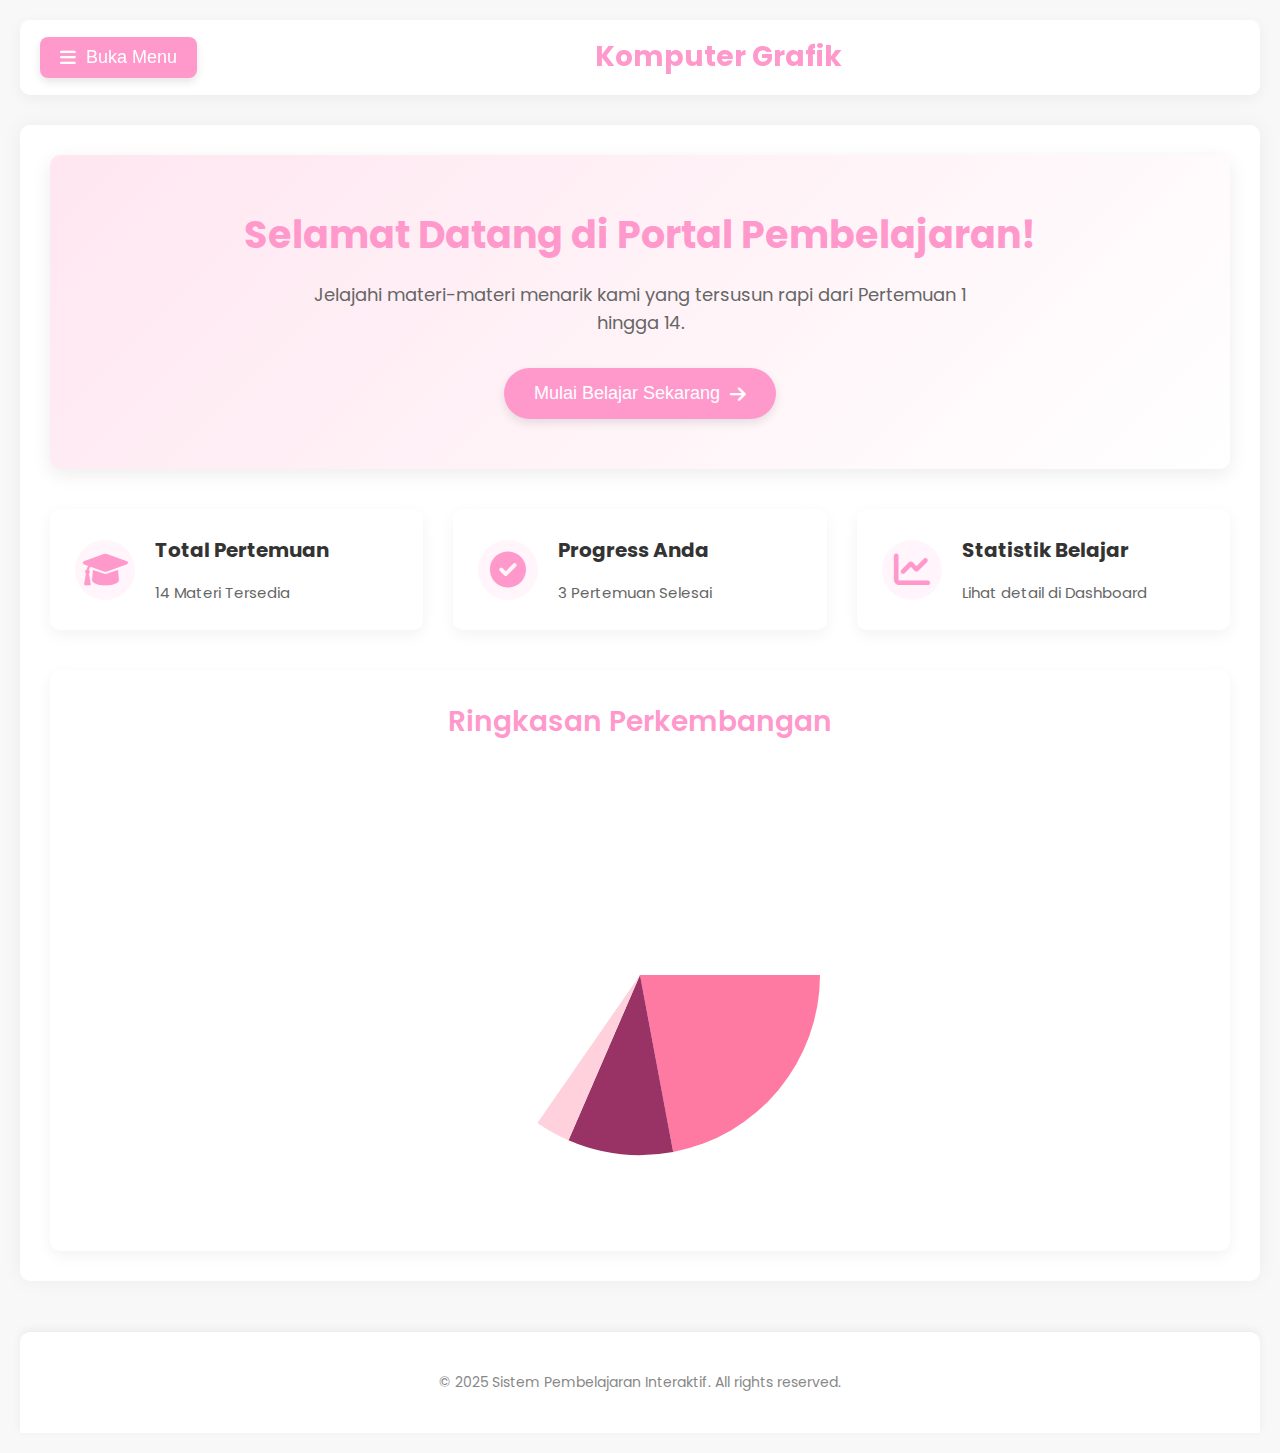
<file: index.html>
<!DOCTYPE html>
<html lang="id">
<head>
    <meta charset="UTF-8">
    <meta name="viewport" content="width=device-width, initial-scale=1.0">
    <title>Web Pembelajaran Interaktif</title>
    <link rel="stylesheet" href="style.css">
    <link rel="stylesheet" href="https://cdnjs.cloudflare.com/ajax/libs/font-awesome/6.0.0-beta3/css/all.min.css">
</head>
<body>

    <aside id="sidebar" class="sidebar">
        <div class="sidebar-header">
            <span class="sidebar-title">Menu Pembelajaran</span>
            <a href="javascript:void(0)" class="closebtn" onclick="closeNav()">
                <i class="fas fa-times"></i>
            </a>
        </div>
        <nav class="sidebar-nav">
            <a href="#" onclick="loadContent('dashboard')">
                <i class="fas fa-home"></i> DASHBOARD
            </a>
            <div class="separator"></div>
            <h3><i class="fas fa-book"></i> Materi Pertemuan</h3>
            <a href="per1.html" onclick="loadContent('per1.html')">
                <i class="fas fa-file-alt"></i> Pertemuan 1
            </a>
            <a href="per2.html" onclick="loadContent('per2.html')">
                <i class="fas fa-file-alt"></i> Pertemuan 2
            </a>
            <a href="per3.html" onclick="loadContent('per3.html')">
                <i class="fas fa-file-alt"></i> Pertemuan 3
            </a>
            <a href="per4.html" onclick="loadContent('per4.html')">
                <i class="fas fa-file-alt"></i> Pertemuan 4
            </a>
            <a href="per5.html" onclick="loadContent('per5.html')">
                <i class="fas fa-file-alt"></i> Pertemuan 5
            </a>
            <a href="per6.html" onclick="loadContent('per6.html')">
                <i class="fas fa-file-alt"></i> Pertemuan 6
            </a>
            <a href="per7.html" onclick="loadContent('per7.html')">
                <i class="fas fa-file-alt"></i> Pertemuan 7
            </a>
            <a href="#" onclick="loadContent('per8.html')">
                <i class="fas fa-file-alt"></i> Pertemuan 8
            </a>
            <a href="#" onclick="loadContent('per9.html')">
                <i class="fas fa-file-alt"></i> Pertemuan 9
            </a>
            <a href="#" onclick="loadContent('per10.html')">
                <i class="fas fa-file-alt"></i> Pertemuan 10
            </a>
            <a href="#" onclick="loadContent('per11.html')">
                <i class="fas fa-file-alt"></i> Pertemuan 11
            </a>
            <a href="#" onclick="loadContent('per12.html')">
                <i class="fas fa-file-alt"></i> Pertemuan 12
            </a>
            <a href="#" onclick="loadContent('per13.html')">
                <i class="fas fa-file-alt"></i> Pertemuan 13
            </a>
            <a href="#" onclick="loadContent('per14.html')">
                <i class="fas fa-file-alt"></i> Pertemuan 14
            </a>
        </nav>
    </aside>

    <main id="main">
        <header class="navbar">
            <button class="openbtn" onclick="openNav()" aria-expanded="false">
                <i class="fas fa-bars"></i> Buka Menu
            </button>
            <h1 class="page-title">Komputer Grafik</h1>
        </header>

        <section id="content-area">
            <p>Memuat konten...</p> </section>

        <footer class="site-footer">
            <p>&copy; 2025 Sistem Pembelajaran Interaktif. All rights reserved.</p>
        </footer>
    </main>

    <script src="script.js"></script>
</body>
</html>
</file>
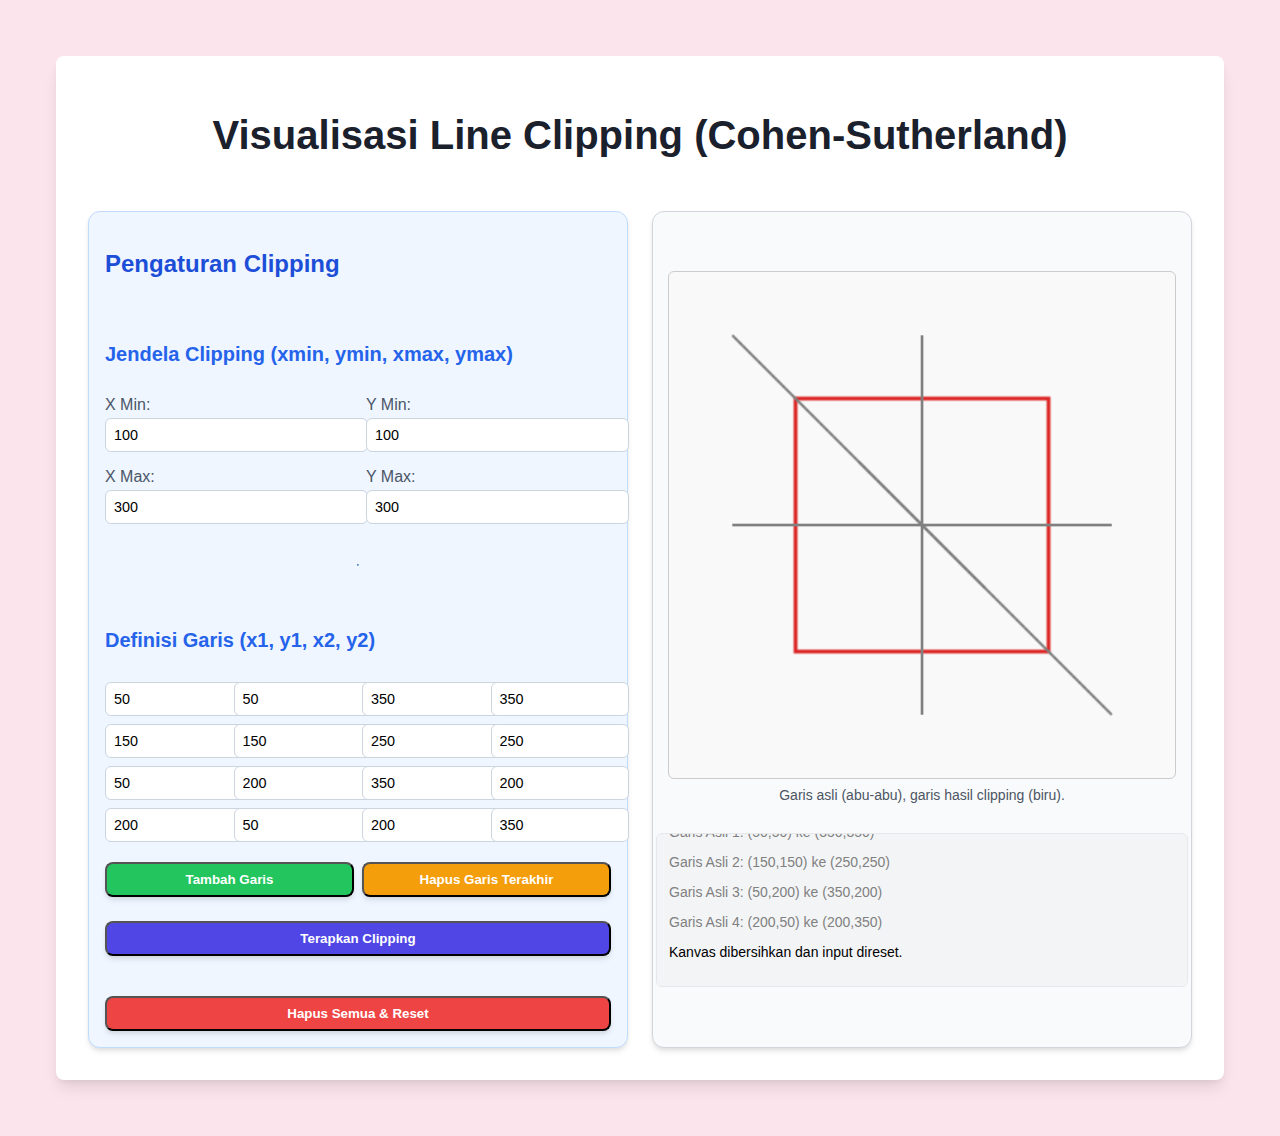
<file: per10.html>
<!DOCTYPE html>
<html lang="id">
<head>
    <meta charset="UTF-8">
    <meta name="viewport" content="width=device-width, initial-scale=1.0">
    <title>Visualisasi Line Clipping (Cohen-Sutherland)</title>
    <style>
        /* Custom font for a clean look */
        body {
            font-family: 'Inter', sans-serif;
            background-color: #fce4ec; /* bg-pink-100 */
            padding: 1rem; /* p-4 */
            min-height: 100vh; /* min-h-screen */
            display: flex; /* flex */
            align-items: center; /* items-center */
            justify-content: center; /* justify-center */
        }

        .container {
            max-width: 80rem; /* max-w-5xl, custom value for better fit */
            width: 100%; /* w-full */
            background-color: #ffffff; /* bg-white */
            box-shadow: 0 10px 15px -3px rgba(0, 0, 0, 0.1), 0 4px 6px -2px rgba(0, 0, 0, 0.05); /* shadow-lg */
            border-radius: 0.5rem; /* rounded-lg */
            padding: 1.5rem; /* p-6 */
            margin: 2rem; /* Add some margin for smaller screens */
            display: flex; /* flex */
            flex-direction: column; /* flex-col */
            gap: 2rem; /* space-y-8 */
        }

        @media (min-width: 768px) { /* md:p-8 */
            .container {
                padding: 2rem;
            }
        }

        h1 {
            font-size: 2.25rem; /* text-3xl */
            line-height: 2.5rem;
            font-weight: 800; /* font-extrabold */
            text-align: center; /* text-center */
            color: #1a202c; /* text-gray-800 */
            margin-bottom: 1.5rem; /* mb-6 */
        }

        @media (min-width: 768px) { /* md:text-4xl */
            h1 {
                font-size: 2.5rem;
                line-height: 1;
            }
        }

        .grid-container { /* Replaces grid grid-cols-1 md:grid-cols-2 gap-6 */
            display: grid;
            grid-template-columns: 1fr;
            gap: 1.5rem; /* gap-6 */
        }

        @media (min-width: 768px) {
            .grid-container {
                grid-template-columns: repeat(2, minmax(0, 1fr));
            }
        }

        .controls-section { /* Replaces space-y-6 border border-blue-200 rounded-xl p-4 bg-blue-50 shadow-md */
            display: flex;
            flex-direction: column;
            gap: 1.5rem; /* space-y-6 */
            border: 1px solid #bfdbfe; /* border-blue-200 */
            border-radius: 0.75rem; /* rounded-xl */
            padding: 1rem; /* p-4 */
            background-color: #eff6ff; /* bg-blue-50 */
            box-shadow: 0 4px 6px -1px rgba(0, 0, 0, 0.1), 0 2px 4px -1px rgba(0, 0, 0, 0.06); /* shadow-md */
        }

        h2 {
            font-size: 1.5rem; /* text-2xl */
            line-height: 2rem;
            font-weight: 700; /* font-bold */
            color: #1d4ed8; /* text-blue-700 */
            margin-bottom: 1rem; /* mb-4 */
        }

        .section-group { /* Replaces space-y-2 */
            display: flex;
            flex-direction: column;
            gap: 0.5rem; /* space-y-2 */
        }

        h3 {
            font-size: 1.25rem; /* text-xl */
            line-height: 1.75rem;
            font-weight: 600; /* font-semibold */
            color: #2563eb; /* text-blue-600 */
        }

        .input-grid-2 { /* Replaces grid grid-cols-2 gap-4 */
            display: grid;
            grid-template-columns: repeat(2, minmax(0, 1fr));
            gap: 1rem; /* gap-4 */
        }

        .input-grid-4 { /* Replaces grid grid-cols-4 gap-2 */
            display: grid;
            grid-template-columns: repeat(4, minmax(0, 1fr));
            gap: 0.5rem; /* gap-2 */
        }

        .input-group label {
            display: block;
            margin-bottom: 4px;
            font-weight: 500;
            color: #4a5568; /* gray-700 */
        }

        .input-group input[type="number"],
        .line-input input[type="number"] { /* Add styling for line input fields */
            width: 100%;
            padding: 8px;
            border: 1px solid #cbd5e0; /* gray-300 */
            border-radius: 6px;
            font-size: 0.9rem;
        }

        hr {
            border-top-width: 1px;
            border-color: #93c5fd; /* border-blue-300 */
            margin-top: 1rem; /* my-4 */
            margin-bottom: 1rem; /* my-4 */
        }

        button {
            transition: all 0.3s ease;
            color: #ffffff; /* text-white */
            font-weight: 700; /* font-bold */
            padding: 0.5rem 1rem; /* py-2 px-4 */
            border-radius: 0.5rem; /* rounded-lg */
            box-shadow: 0 4px 6px -1px rgba(0, 0, 0, 0.1), 0 2px 4px -1px rgba(0, 0, 0, 0.06); /* shadow-md */
            width: 100%; /* w-full */
        }

        button:hover {
            transform: translateY(-2px);
            box-shadow: 0 4px 8px rgba(0, 0, 0, 0.2);
        }

        button:active {
            transform: translateY(0);
            box-shadow: none;
        }

        /* Specific button colors */
        #addLineBtn {
            background-color: #22c55e; /* bg-green-500 */
        }
        #addLineBtn:hover {
            background-color: #16a34a; /* hover:bg-green-600 */
        }

        #removeLineBtn {
            background-color: #f59e0b; /* bg-yellow-500 */
        }
        #removeLineBtn:hover {
            background-color: #d97706; /* hover:bg-yellow-600 */
        }

        #applyClippingBtn {
            background-color: #4f46e5; /* bg-indigo-600 */
        }
        #applyClippingBtn:hover {
            background-color: #4338ca; /* hover:bg-indigo-700 */
        }

        #clearCanvasBtn {
            background-color: #ef4444; /* bg-red-500 */
            margin-top: 1rem; /* mt-4 */
        }
        #clearCanvasBtn:hover {
            background-color: #dc2626; /* hover:bg-red-600 */
        }

        .flex-space-x-2 { /* Replaces flex space-x-2 */
            display: flex;
            gap: 0.5rem; /* space-x-2 */
            margin-top: 0.75rem; /* mt-3 */
        }
        .flex-space-x-2 button {
            flex: 1; /* flex-1 */
        }

        /* Canvas & Output Section */
        .canvas-output-section { /* Replaces flex flex-col items-center justify-center border border-gray-300 rounded-xl p-4 bg-gray-50 shadow-md */
            display: flex;
            flex-direction: column;
            align-items: center;
            justify-content: center;
            border: 1px solid #d1d5db; /* border-gray-300 */
            border-radius: 0.75rem; /* rounded-xl */
            padding: 1rem; /* p-4 */
            background-color: #f9fafb; /* bg-gray-50 */
            box-shadow: 0 4px 6px -1px rgba(0, 0, 0, 0.1), 0 2px 4px -1px rgba(0, 0, 0, 0.06); /* shadow-md */
        }

        canvas {
            border: 1px solid #ccc;
            background-color: #f9f9f9;
            width: 100%; /* w-full */
            height: auto; /* h-auto */
            border-radius: 0.375rem; /* rounded-md */
        }

        .canvas-caption { /* Replaces text-gray-600 mt-2 text-sm */
            color: #4b5563; /* text-gray-600 */
            margin-top: 0.5rem; /* mt-2 */
            font-size: 0.875rem; /* text-sm */
        }

        #outputLog {
            margin-top: 1rem; /* mt-4 */
            padding: 0.75rem; /* p-3 */
            background-color: #f3f4f6; /* bg-gray-100 */
            border: 1px solid #e5e7eb; /* border-gray-200 */
            border-radius: 0.375rem; /* rounded-md */
            font-size: 0.875rem; /* text-sm */
            color: #374151; /* text-gray-700 */
            overflow: auto; /* overflow-auto */
            height: 8rem; /* h-32 */
            width: 100%; /* w-full */
        }
    </style>
</head>
<body class="bg-pink-100 p-4 min-h-screen flex items-center justify-center">
    <div class="container">
        <h1>Visualisasi Line Clipping (Cohen-Sutherland)</h1>

        <div class="grid-container">
            <div class="controls-section">
                <h2>Pengaturan Clipping</h2>

                <div class="section-group">
                    <h3>Jendela Clipping (xmin, ymin, xmax, ymax)</h3>
                    <div class="input-grid-2">
                        <div class="input-group">
                            <label for="xmin">X Min:</label>
                            <input type="number" id="xmin" value="100">
                        </div>
                        <div class="input-group">
                            <label for="ymin">Y Min:</label>
                            <input type="number" id="ymin" value="100">
                        </div>
                        <div class="input-group">
                            <label for="xmax">X Max:</label>
                            <input type="number" id="xmax" value="300">
                        </div>
                        <div class="input-group">
                            <label for="ymax">Y Max:</label>
                            <input type="number" id="ymax" value="300">
                        </div>
                    </div>
                </div>

                <hr>

                <div class="section-group">
                    <h3>Definisi Garis (x1, y1, x2, y2)</h3>
                    <div id="linesContainer" class="section-group">
                        <div class="line-input input-grid-4">
                            <input type="number" value="50" placeholder="x1">
                            <input type="number" value="50" placeholder="y1">
                            <input type="number" value="350" placeholder="x2">
                            <input type="number" value="350" placeholder="y2">
                        </div>
                        <div class="line-input input-grid-4">
                            <input type="number" value="150" placeholder="x1">
                            <input type="number" value="150" placeholder="y1">
                            <input type="number" value="250" placeholder="x2">
                            <input type="number" value="250" placeholder="y2">
                        </div>
                        <div class="line-input input-grid-4">
                            <input type="number" value="50" placeholder="x1">
                            <input type="number" value="200" placeholder="y1">
                            <input type="number" value="350" placeholder="x2">
                            <input type="number" value="200" placeholder="y2">
                        </div>
                        <div class="line-input input-grid-4">
                            <input type="number" value="200" placeholder="x1">
                            <input type="number" value="50" placeholder="y1">
                            <input type="number" value="200" placeholder="x2">
                            <input type="number" value="350" placeholder="y2">
                        </div>
                    </div>
                    <div class="flex-space-x-2">
                        <button id="addLineBtn">Tambah Garis</button>
                        <button id="removeLineBtn">Hapus Garis Terakhir</button>
                    </div>
                </div>

                <button id="applyClippingBtn">
                    Terapkan Clipping
                </button>
                <button id="clearCanvasBtn">
                    Hapus Semua & Reset
                </button>
            </div>

            <div class="canvas-output-section">
                <canvas id="clippingCanvas" width="400" height="400"></canvas>
                <p class="canvas-caption">Garis asli (abu-abu), garis hasil clipping (biru).</p>
                <div id="outputLog">
                    </div>
            </div>
        </div>
    </div>

    <script>
        const canvas = document.getElementById('clippingCanvas');
        const ctx = canvas.getContext('2d');
        const outputLog = document.getElementById('outputLog');

        const xminInput = document.getElementById('xmin');
        const yminInput = document.getElementById('ymin');
        const xmaxInput = document.getElementById('xmax');
        const ymaxInput = document.getElementById('ymax');
        const linesContainer = document.getElementById('linesContainer');
        const addLineBtn = document.getElementById('addLineBtn');
        const removeLineBtn = document.getElementById('removeLineBtn');
        const applyClippingBtn = document.getElementById('applyClippingBtn');
        const clearCanvasBtn = document.getElementById('clearCanvasBtn');

        // Region codes (outcodes) for Cohen-Sutherland
        const INSIDE = 0; // 0000
        const LEFT   = 1; // 0001
        const RIGHT  = 2; // 0010
        const BOTTOM = 4; // 0100
        const TOP    = 8; // 1000

        /**
         * Clears the canvas and the output log.
         */
        function clearCanvas() {
            ctx.clearRect(0, 0, canvas.width, canvas.height);
            outputLog.innerHTML = '';
            resetLineInputs(); // Reset to default lines
            drawWindow(); // Draw clipping window
            drawLines(getLinesFromInputs(), 'gray', 'Garis Asli'); // Draw default lines
            logMessage('Kanvas dibersihkan dan input direset.');
        }

        /**
         * Logs a message to the output log.
         * @param {string} message - The message to log.
         * @param {string} color - The color of the text.
         */
        function logMessage(message, color = 'black') {
            const p = document.createElement('p');
            p.textContent = message;
            p.style.color = color;
            outputLog.appendChild(p);
            outputLog.scrollTop = outputLog.scrollHeight;
        }

        /**
         * Draws a line on the canvas.
         * @param {Object} line - {x1, y1, x2, y2}
         * @param {string} color - Stroke color.
         * @param {string} label - Label for the log.
         */
        function drawLine(line, color, label = '') {
            ctx.strokeStyle = color;
            ctx.lineWidth = 2;
            ctx.beginPath();
            ctx.moveTo(line.x1, line.y1);
            ctx.lineTo(line.x2, line.y2);
            ctx.stroke();
            if (label) {
                logMessage(`${label}: (${line.x1},${line.y1}) ke (${line.x2},${line.y2})`, color);
            }
        }

        /**
         * Draws multiple lines on the canvas.
         * @param {Array<Object>} lines - Array of line objects.
         * @param {string} color - Stroke color.
         * @param {string} label - Base label for logging each line.
         */
        function drawLines(lines, color, label) {
            lines.forEach((line, index) => {
                drawLine(line, color, `${label} ${index + 1}`);
            });
        }

        /**
         * Draws the clipping window.
         */
        function drawWindow() {
            const xmin = parseFloat(xminInput.value);
            const ymin = parseFloat(yminInput.value);
            const xmax = parseFloat(xmaxInput.value);
            const ymax = parseFloat(ymaxInput.value);

            ctx.strokeStyle = '#dc2626'; // Red color for window
            ctx.lineWidth = 3;
            ctx.strokeRect(xmin, ymin, xmax - xmin, ymax - ymin);
            logMessage(`Jendela Clipping: (${xmin},${ymin}) - (${xmax},${ymax})`, 'red');
        }

        /**
         * Computes the region code for a point (x, y).
         * @param {number} x
         * @param {number} y
         * @param {number} xmin
         * @param {number} ymin
         * @param {number} xmax
         * @param {number} ymax
         * @returns {number} - The region code (outcode).
         */
        function computeOutCode(x, y, xmin, ymin, xmax, ymax) {
            let code = INSIDE; // initialised as being inside the clipping window

            if (x < xmin)       // to the left of clip window
                code |= LEFT;
            else if (x > xmax) // to the right of clip window
                code |= RIGHT;
            if (y < ymin)       // below the clip window
                code |= BOTTOM;
            else if (y > ymax) // above the clip window
                code |= TOP;

            return code;
        }

        /**
         * Implements the Cohen-Sutherland line clipping algorithm.
         * @param {Object} line - {x1, y1, x2, y2}
         * @param {number} xmin
         * @param {number} ymin
         * @param {number} xmax
         * @param {number} ymax
         * @returns {Object|null} - Clipped line {x1, y1, x2, y2} or null if entirely outside.
         */
        function cohenSutherlandClip(line, xmin, ymin, xmax, ymax) {
            let x1 = line.x1, y1 = line.y1;
            let x2 = line.x2, y2 = line.y2;

            let outcode1 = computeOutCode(x1, y1, xmin, ymin, xmax, ymax);
            let outcode2 = computeOutCode(x2, y2, xmin, ymin, xmax, ymax);

            let accept = false;

            while (true) {
                if ((outcode1 === 0) && (outcode2 === 0)) { // Both endpoints inside
                    accept = true;
                    break;
                } else if (outcode1 & outcode2) { // Both endpoints outside and in same region (trivial reject)
                    break;
                } else { // Line needs clipping
                    let x, y;
                    let outcodeOut = outcode1 !== 0 ? outcode1 : outcode2; // Select point outside window

                    // Find intersection point; use formulas from the PDF for line intersection x=x1+u(x2-x1), y=y1+u(y2-y1)
                    if (outcodeOut & TOP) { // Point is above the clip window
                        x = x1 + (x2 - x1) * (ymax - y1) / (y2 - y1);
                        y = ymax;
                    } else if (outcodeOut & BOTTOM) { // Point is below the clip window
                        x = x1 + (x2 - x1) * (ymin - y1) / (y2 - y1);
                        y = ymin;
                    } else if (outcodeOut & RIGHT) { // Point is to the right of clip window
                        y = y1 + (y2 - y1) * (xmax - x1) / (x2 - x1);
                        x = xmax;
                    } else if (outcodeOut & LEFT) { // Point is to the left of clip window
                        y = y1 + (y2 - y1) * (xmin - x1) / (x2 - x1);
                        x = xmin;
                    }

                    // Now update the point that was outside the window with the intersection point
                    if (outcodeOut === outcode1) {
                        x1 = x;
                        y1 = y;
                        outcode1 = computeOutCode(x1, y1, xmin, ymin, xmax, ymax);
                    } else {
                        x2 = x;
                        y2 = y;
                        outcode2 = computeOutCode(x2, y2, xmin, ymin, xmax, ymax);
                    }
                }
            }

            if (accept) {
                return { x1: x1, y1: y1, x2: x2, y2: y2 };
            } else {
                return null; // Line is entirely outside
            }
        }

        /**
         * Gets lines data from input fields.
         * @returns {Array<Object>} - Array of line objects.
         */
        function getLinesFromInputs() {
            const lines = [];
            document.querySelectorAll('#linesContainer .line-input').forEach(div => {
                const inputs = div.querySelectorAll('input[type="number"]');
                if (inputs.length === 4) {
                    lines.push({
                        x1: parseFloat(inputs[0].value),
                        y1: parseFloat(inputs[1].value),
                        x2: parseFloat(inputs[2].value),
                        y2: parseFloat(inputs[3].value)
                    });
                }
            });
            return lines;
        }

        /**
         * Resets line input fields to default examples.
         */
        function resetLineInputs() {
            linesContainer.innerHTML = `
                <div class="line-input input-grid-4">
                    <input type="number" value="50" placeholder="x1">
                    <input type="number" value="50" placeholder="y1">
                    <input type="number" value="350" placeholder="x2">
                    <input type="number" value="350" placeholder="y2">
                </div>
                <div class="line-input input-grid-4">
                    <input type="number" value="150" placeholder="x1">
                    <input type="number" value="150" placeholder="y1">
                    <input type="number" value="250" placeholder="x2">
                    <input type="number" value="250" placeholder="y2">
                </div>
                <div class="line-input input-grid-4">
                    <input type="number" value="50" placeholder="x1">
                    <input type="number" value="200" placeholder="y1">
                    <input type="number" value="350" placeholder="x2">
                    <input type="number" value="200" placeholder="y2">
                </div>
                <div class="line-input input-grid-4">
                    <input type="number" value="200" placeholder="x1">
                    <input type="number" value="50" placeholder="y1">
                    <input type="number" value="200" placeholder="x2">
                    <input type="number" value="350" placeholder="y2">
                </div>
            `;
        }

        /**
         * Adds a new line input field.
         */
        function addLineInput() {
            const div = document.createElement('div');
            div.className = 'line-input input-grid-4';
            div.innerHTML = `
                <input type="number" value="0" placeholder="x1">
                <input type="number" value="0" placeholder="y1">
                <input type="number" value="0" placeholder="x2">
                <input type="number" value="0" placeholder="y2">
            `;
            linesContainer.appendChild(div);
            logMessage('Input garis baru ditambahkan.');
        }

        /**
         * Removes the last line input field.
         */
        function removeLineInput() {
            if (linesContainer.children.length > 1) { // Ensure at least one line remains
                linesContainer.lastElementChild.remove();
                logMessage('Input garis terakhir dihapus.');
            } else {
                logMessage('Minimal satu garis diperlukan.', 'orange');
            }
        }

        /**
         * Main function to apply clipping and draw results.
         */
        function applyClipping() {
            ctx.clearRect(0, 0, canvas.width, canvas.height); // Clear canvas
            outputLog.innerHTML = ''; // Clear log

            drawWindow(); // Draw the clipping window first

            const xmin = parseFloat(xminInput.value);
            const ymin = parseFloat(yminInput.value);
            const xmax = parseFloat(xmaxInput.value);
            const ymax = parseFloat(ymaxInput.value);

            const originalLines = getLinesFromInputs();

            logMessage('--- Menerapkan Line Clipping (Cohen-Sutherland) ---', 'blue');
            originalLines.forEach((line, index) => {
                logMessage(`Memproses Garis ${index + 1}: (${line.x1},${line.y1}) - (${line.x2},${line.y2})`);
                drawLine(line, '#a0a0a0', `Asli ${index + 1}`); // Draw original line in gray

                const clippedLine = cohenSutherlandClip(line, xmin, ymin, xmax, ymax);

                if (clippedLine) {
                    drawLine(clippedLine, 'blue', `Dipotong ${index + 1}`); // Draw clipped line in blue
                    logMessage(`   Garis ${index + 1} terlihat: (${clippedLine.x1.toFixed(2)},${clippedLine.y1.toFixed(2)}) - (${clippedLine.x2.toFixed(2)},${clippedLine.y2.toFixed(2)})`, 'darkblue');
                } else {
                    logMessage(`   Garis ${index + 1} tidak terlihat (dipotong sepenuhnya).`, 'red');
                }
            });
            logMessage('Proses clipping selesai.', 'green');
        }

        // Event Listeners
        addLineBtn.addEventListener('click', addLineInput);
        removeLineBtn.addEventListener('click', removeLineInput);
        applyClippingBtn.addEventListener('click', applyClipping);
        clearCanvasBtn.addEventListener('click', clearCanvas);

        // Initial setup on load
        window.addEventListener('load', () => {
            clearCanvas(); // Draw initial window and lines
        });
    </script>
</body>
</html>
</file>
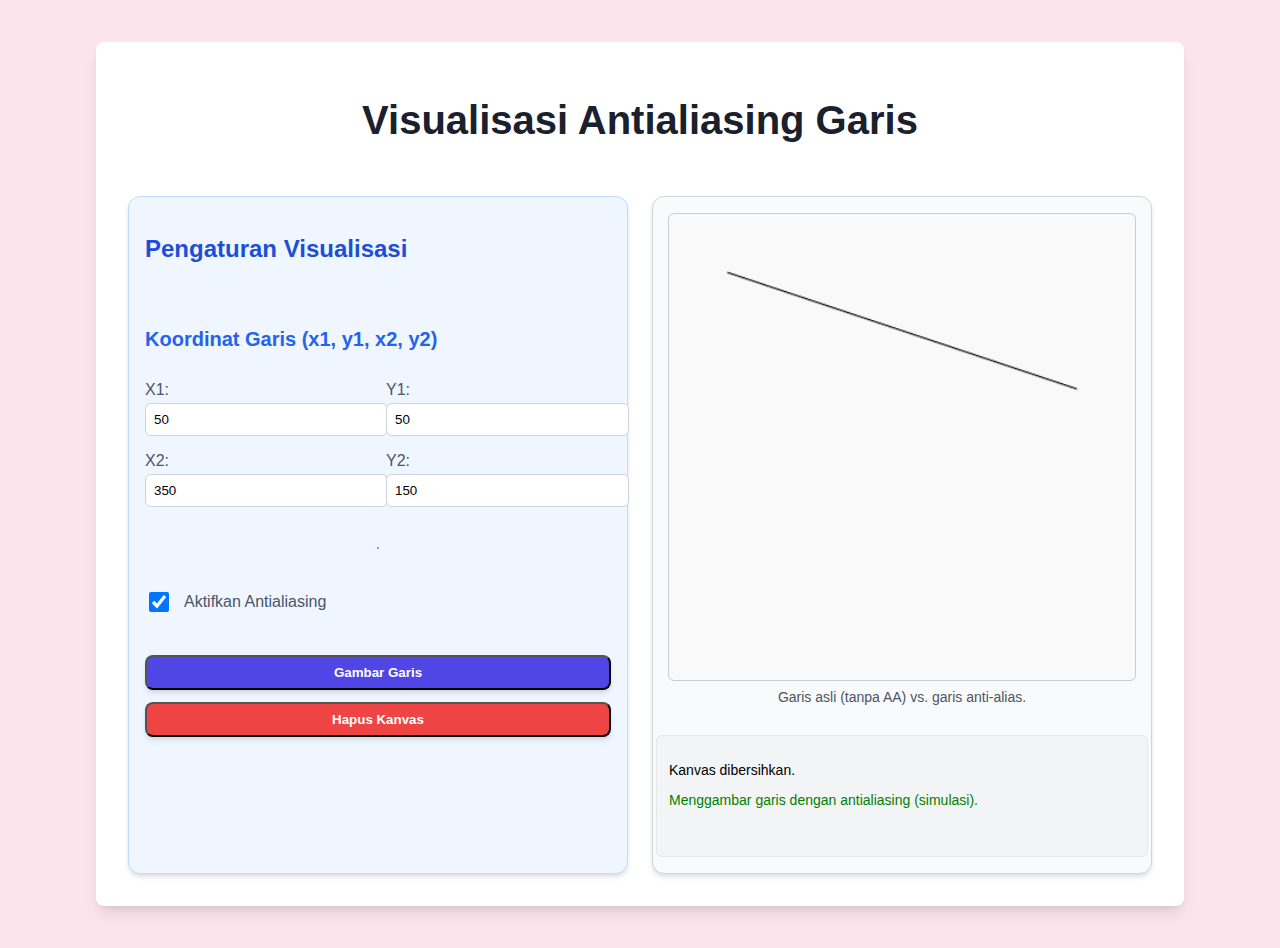
<file: per11.html>
<!DOCTYPE html>
<html lang="id">
<head>
    <meta charset="UTF-8">
    <meta name="viewport" content="width=device-width, initial-scale=1.0">
    <title>Visualisasi Antialiasing Garis</title>
    <style>
        /* Custom font for a clean look */
        body {
            font-family: 'Inter', sans-serif;
            background-color: #fce4ec; /* bg-pink-100 */
            padding: 1rem; /* p-4 */
            min-height: 100vh; /* min-h-screen */
            display: flex; /* flex */
            align-items: center; /* items-center */
            justify-content: center; /* justify-center */
        }

        .container {
            max-width: 64rem; /* max-w-4xl */
            width: 100%; /* w-full */
            background-color: #ffffff; /* bg-white */
            box-shadow: 0 10px 15px -3px rgba(0, 0, 0, 0.1), 0 4px 6px -2px rgba(0, 0, 0, 0.05); /* shadow-lg */
            border-radius: 0.5rem; /* rounded-lg */
            padding: 1.5rem; /* p-6 */
            display: flex; /* flex */
            flex-direction: column; /* flex-col */
            gap: 2rem; /* space-y-8 */
        }

        @media (min-width: 768px) { /* md:p-8 */
            .container {
                padding: 2rem;
            }
        }

        h1 {
            font-size: 2.25rem; /* text-3xl */
            line-height: 2.5rem;
            font-weight: 800; /* font-extrabold */
            text-align: center; /* text-center */
            color: #1a202c; /* text-gray-800 */
            margin-bottom: 1.5rem; /* mb-6 */
        }

        @media (min-width: 768px) { /* md:text-4xl */
            h1 {
                font-size: 2.5rem;
                line-height: 1;
            }
        }

        .grid-container { /* Replaces grid grid-cols-1 md:grid-cols-2 gap-6 */
            display: grid;
            grid-template-columns: 1fr;
            gap: 1.5rem; /* gap-6 */
        }

        @media (min-width: 768px) {
            .grid-container {
                grid-template-columns: repeat(2, minmax(0, 1fr));
            }
        }

        .controls-section { /* Replaces space-y-6 border border-blue-200 rounded-xl p-4 bg-blue-50 shadow-md */
            display: flex;
            flex-direction: column;
            gap: 1.5rem; /* space-y-6 */
            border: 1px solid #bfdbfe; /* border-blue-200 */
            border-radius: 0.75rem; /* rounded-xl */
            padding: 1rem; /* p-4 */
            background-color: #eff6ff; /* bg-blue-50 */
            box-shadow: 0 4px 6px -1px rgba(0, 0, 0, 0.1), 0 2px 4px -1px rgba(0, 0, 0, 0.06); /* shadow-md */
        }

        h2 {
            font-size: 1.5rem; /* text-2xl */
            line-height: 2rem;
            font-weight: 700; /* font-bold */
            color: #1d4ed8; /* text-blue-700 */
            margin-bottom: 1rem; /* mb-4 */
        }

        .section-group { /* Replaces space-y-2 */
            display: flex;
            flex-direction: column;
            gap: 0.5rem; /* space-y-2 */
        }

        h3 {
            font-size: 1.25rem; /* text-xl */
            line-height: 1.75rem;
            font-weight: 600; /* font-semibold */
            color: #2563eb; /* text-blue-600 */
        }

        .input-grid-2 { /* Replaces grid grid-cols-2 gap-4 */
            display: grid;
            grid-template-columns: repeat(2, minmax(0, 1fr));
            gap: 1rem; /* gap-4 */
        }

        .input-field-group label { /* Replaces block text-gray-700 font-medium mb-1 */
            display: block;
            color: #4a5568; /* text-gray-700 */
            font-weight: 500; /* font-medium */
            margin-bottom: 0.25rem; /* mb-1 */
        }

        .input-field-group input[type="number"] { /* Replaces w-full p-2 border border-gray-300 rounded-md */
            width: 100%; /* w-full */
            padding: 0.5rem; /* p-2 */
            border: 1px solid #cbd5e0; /* border-gray-300 */
            border-radius: 0.375rem; /* rounded-md */
        }

        hr {
            border-top-width: 1px;
            border-color: #93c5fd; /* border-blue-300 */
            margin-top: 1rem; /* my-4 */
            margin-bottom: 1rem; /* my-4 */
        }

        .checkbox-group { /* Replaces flex items-center space-x-3 */
            display: flex;
            align-items: center;
            gap: 0.75rem; /* space-x-3 */
        }

        .checkbox-group input[type="checkbox"] { /* Replaces form-checkbox h-5 w-5 text-indigo-600 rounded */
            height: 1.25rem; /* h-5 */
            width: 1.25rem; /* w-5 */
            color: #4f46e5; /* text-indigo-600 */
            border-radius: 0.25rem; /* rounded */
        }

        .checkbox-group label { /* Replaces text-gray-700 font-medium */
            color: #4a5568; /* text-gray-700 */
            font-weight: 500; /* font-medium */
        }

        .button-group { /* Replaces flex flex-col space-y-3 pt-4 */
            display: flex;
            flex-direction: column;
            gap: 0.75rem; /* space-y-3 */
            padding-top: 1rem; /* pt-4 */
        }

        button {
            transition: all 0.3s ease;
            color: #ffffff; /* text-white */
            font-weight: 700; /* font-bold */
            padding: 0.5rem 1rem; /* py-2 px-4 */
            border-radius: 0.5rem; /* rounded-lg */
            box-shadow: 0 4px 6px -1px rgba(0, 0, 0, 0.1), 0 2px 4px -1px rgba(0, 0, 0, 0.06); /* shadow-md */
            width: 100%; /* w-full (added for consistency) */
        }

        button:hover {
            transform: translateY(-2px);
            box-shadow: 0 4px 8px rgba(0, 0, 0, 0.2);
        }

        button:active {
            transform: translateY(0);
            box-shadow: none;
        }

        /* Specific button colors */
        #drawLinesBtn {
            background-color: #4f46e5; /* bg-indigo-600 */
        }
        #drawLinesBtn:hover {
            background-color: #4338ca; /* hover:bg-indigo-700 */
        }

        #clearCanvasBtn {
            background-color: #ef4444; /* bg-red-500 */
        }
        #clearCanvasBtn:hover {
            background-color: #dc2626; /* hover:bg-red-600 */
        }

        /* Canvas & Output Section */
        .canvas-output-section { /* Replaces flex flex-col items-center justify-center border border-gray-300 rounded-xl p-4 bg-gray-50 shadow-md */
            display: flex;
            flex-direction: column;
            align-items: center;
            justify-content: center;
            border: 1px solid #d1d5db; /* border-gray-300 */
            border-radius: 0.75rem; /* rounded-xl */
            padding: 1rem; /* p-4 */
            background-color: #f9fafb; /* bg-gray-50 */
            box-shadow: 0 4px 6px -1px rgba(0, 0, 0, 0.1), 0 2px 4px -1px rgba(0, 0, 0, 0.06); /* shadow-md */
        }

        canvas {
            border: 1px solid #ccc;
            background-color: #f9f9f9;
            width: 100%; /* w-full */
            height: auto; /* h-auto */
            border-radius: 0.375rem; /* rounded-md */
        }

        .canvas-caption { /* Replaces text-gray-600 mt-2 text-sm */
            color: #4b5563; /* text-gray-600 */
            margin-top: 0.5rem; /* mt-2 */
            font-size: 0.875rem; /* text-sm */
        }

        #outputLog {
            margin-top: 1rem; /* mt-4 */
            padding: 0.75rem; /* p-3 */
            background-color: #f3f4f6; /* bg-gray-100 */
            border: 1px solid #e5e7eb; /* border-gray-200 */
            border-radius: 0.375rem; /* rounded-md */
            font-size: 0.875rem; /* text-sm */
            color: #374151; /* text-gray-700 */
            overflow: auto; /* overflow-auto */
            height: 6rem; /* h-24 */
            width: 100%; /* w-full */
        }
    </style>
</head>
<body class="bg-pink-100 p-4 min-h-screen flex items-center justify-center">
    <div class="container">
        <h1>Visualisasi Antialiasing Garis</h1>

        <div class="grid-container">
            <div class="controls-section">
                <h2>Pengaturan Visualisasi</h2>

                <div class="section-group">
                    <h3>Koordinat Garis (x1, y1, x2, y2)</h3>
                    <div class="input-grid-2">
                        <div class="input-field-group">
                            <label for="x1">X1:</label>
                            <input type="number" id="x1" value="50">
                        </div>
                        <div class="input-field-group">
                            <label for="y1">Y1:</label>
                            <input type="number" id="y1" value="50">
                        </div>
                        <div class="input-field-group">
                            <label for="x2">X2:</label>
                            <input type="number" id="x2" value="350">
                        </div>
                        <div class="input-field-group">
                            <label for="y2">Y2:</label>
                            <input type="number" id="y2" value="150">
                        </div>
                    </div>
                </div>

                <hr>

                <div class="checkbox-group">
                    <input type="checkbox" id="enableAntialiasing" checked>
                    <label for="enableAntialiasing">Aktifkan Antialiasing</label>
                </div>

                <div class="button-group">
                    <button id="drawLinesBtn">
                        Gambar Garis
                    </button>
                    <button id="clearCanvasBtn">
                        Hapus Kanvas
                    </button>
                </div>
            </div>

            <div class="canvas-output-section">
                <canvas id="antialiasingCanvas" width="400" height="400"></canvas>
                <p class="canvas-caption">Garis asli (tanpa AA) vs. garis anti-alias.</p>
                <div id="outputLog">
                    </div>
            </div>
        </div>
    </div>

    <script>
        const canvas = document.getElementById('antialiasingCanvas');
        const ctx = canvas.getContext('2d');
        const outputLog = document.getElementById('outputLog');

        const x1Input = document.getElementById('x1');
        const y1Input = document.getElementById('y1');
        const x2Input = document.getElementById('x2');
        const y2Input = document.getElementById('y2');
        const enableAntialiasingCheckbox = document.getElementById('enableAntialiasing');
        const drawLinesBtn = document.getElementById('drawLinesBtn');
        const clearCanvasBtn = document.getElementById('clearCanvasBtn');

        /**
         * Clears the canvas and the output log.
         */
        function clearCanvas() {
            ctx.clearRect(0, 0, canvas.width, canvas.height);
            outputLog.innerHTML = '';
            logMessage('Kanvas dibersihkan.');
        }

        /**
         * Logs a message to the output log.
         * @param {string} message - The message to log.
         * @param {string} color - The color of the text.
         */
        function logMessage(message, color = 'black') {
            const p = document.createElement('p');
            p.textContent = message;
            p.style.color = color;
            outputLog.appendChild(p);
            outputLog.scrollTop = outputLog.scrollHeight;
        }

        /**
         * Draws a line on the canvas.
         * For antialiasing, it manually calculates pixel intensities.
         * For aliasing, it uses standard line drawing.
         * @param {number} x1 - Start X coordinate.
         * @param {number} y1 - Start Y coordinate.
         * @param {number} x2 - End X coordinate.
         * @param {number} y2 - End Y coordinate.
         * @param {boolean} antialiased - Whether to apply antialiasing.
         */
        function drawLine(x1, y1, x2, y2, antialiased) {
            if (!antialiased) {
                // Simple aliased line (jagged)
                ctx.strokeStyle = 'black';
                ctx.lineWidth = 1; // 1 pixel wide line
                ctx.beginPath();
                ctx.moveTo(x1, y1);
                ctx.lineTo(x2, y2);
                ctx.stroke();
                logMessage('Menggambar garis tanpa antialiasing (aliased).', 'red');
            } else {
                // Basic Antialiasing (simulating with transparency)
                // This is a simplified approach to demonstrate the concept,
                // not a full sub-pixel rendering implementation.
                logMessage('Menggambar garis dengan antialiasing (simulasi).', 'green');

                const dx = x2 - x1;
                const dy = y2 - y1;
                const steps = Math.max(Math.abs(dx), Math.abs(dy));

                if (steps === 0) { // Handle single point case
                    ctx.fillStyle = 'black';
                    ctx.fillRect(x1, y1, 1, 1);
                    return;
                }

                const xIncrement = dx / steps;
                const yIncrement = dy / steps;

                let currentX = x1;
                let currentY = y1;

                // Draw the main line path with full opacity
                ctx.strokeStyle = 'rgba(0, 0, 0, 1)';
                ctx.lineWidth = 1;
                ctx.beginPath();
                ctx.moveTo(x1, y1);
                ctx.lineTo(x2, y2);
                ctx.stroke();

                // Simulate antialiasing by drawing semi-transparent pixels around the main line
                // This creates a "blur" effect that smooths jagged edges.
                // This is a very basic demonstration; real antialiasing is more complex (e.g., FSAA, MSAA, FXAA).
                for (let i = 0; i <= steps; i++) {
                    const plotX = Math.round(currentX); // Round to nearest pixel for main line
                    const plotY = Math.round(currentY);

                    // Iterate over surrounding pixels to apply transparency
                    for (let ox = -1; ox <= 1; ox++) {
                        for (let oy = -1; oy <= 1; oy++) {
                            // Skip the exact center pixel, as it's covered by the main line stroke
                            if (ox === 0 && oy === 0) continue;

                            const pixelCenterX = plotX + ox + 0.5;
                            const pixelCenterY = plotY + oy + 0.5;

                            // Calculate distance from the current point on the ideal line to the center of the surrounding pixel
                            const dist = Math.sqrt(
                                Math.pow(pixelCenterX - (currentX + 0.5), 2) +
                                Math.pow(pixelCenterY - (currentY + 0.5), 2)
                            );

                            // Calculate alpha based on distance. Closer pixels are more opaque.
                            // The '0.8' is a tuning factor for the falloff.
                            const alpha = Math.max(0, 1 - dist * 0.8);

                            if (alpha > 0) { // Only draw if there's some opacity
                                ctx.fillStyle = `rgba(0, 0, 0, ${alpha * 0.5})`; // Make side pixels semi-transparent (adjust 0.5 for overall fade)
                                ctx.fillRect(plotX + ox, plotY + oy, 1, 1);
                            }
                        }
                    }

                    currentX += xIncrement;
                    currentY += yIncrement;
                }
            }
        }


        /**
         * Main function to draw lines based on current settings.
         */
        function handleDrawLines() {
            clearCanvas(); // Clear before drawing new lines

            const x1 = parseFloat(x1Input.value);
            const y1 = parseFloat(y1Input.value);
            const x2 = parseFloat(x2Input.value);
            const y2 = parseFloat(y2Input.value);
            const antialiased = enableAntialiasingCheckbox.checked;

            if (isNaN(x1) || isNaN(y1) || isNaN(x2) || isNaN(y2)) {
                logMessage('Error: Masukkan koordinat garis yang valid.', 'red');
                return;
            }

            // Draw the line
            drawLine(x1, y1, x2, y2, antialiased);
        }

        // Event Listeners
        drawLinesBtn.addEventListener('click', handleDrawLines);
        clearCanvasBtn.addEventListener('click', clearCanvas);

        // Draw initial line on load
        window.addEventListener('load', handleDrawLines);
    </script>
</body>
</html>
</file>
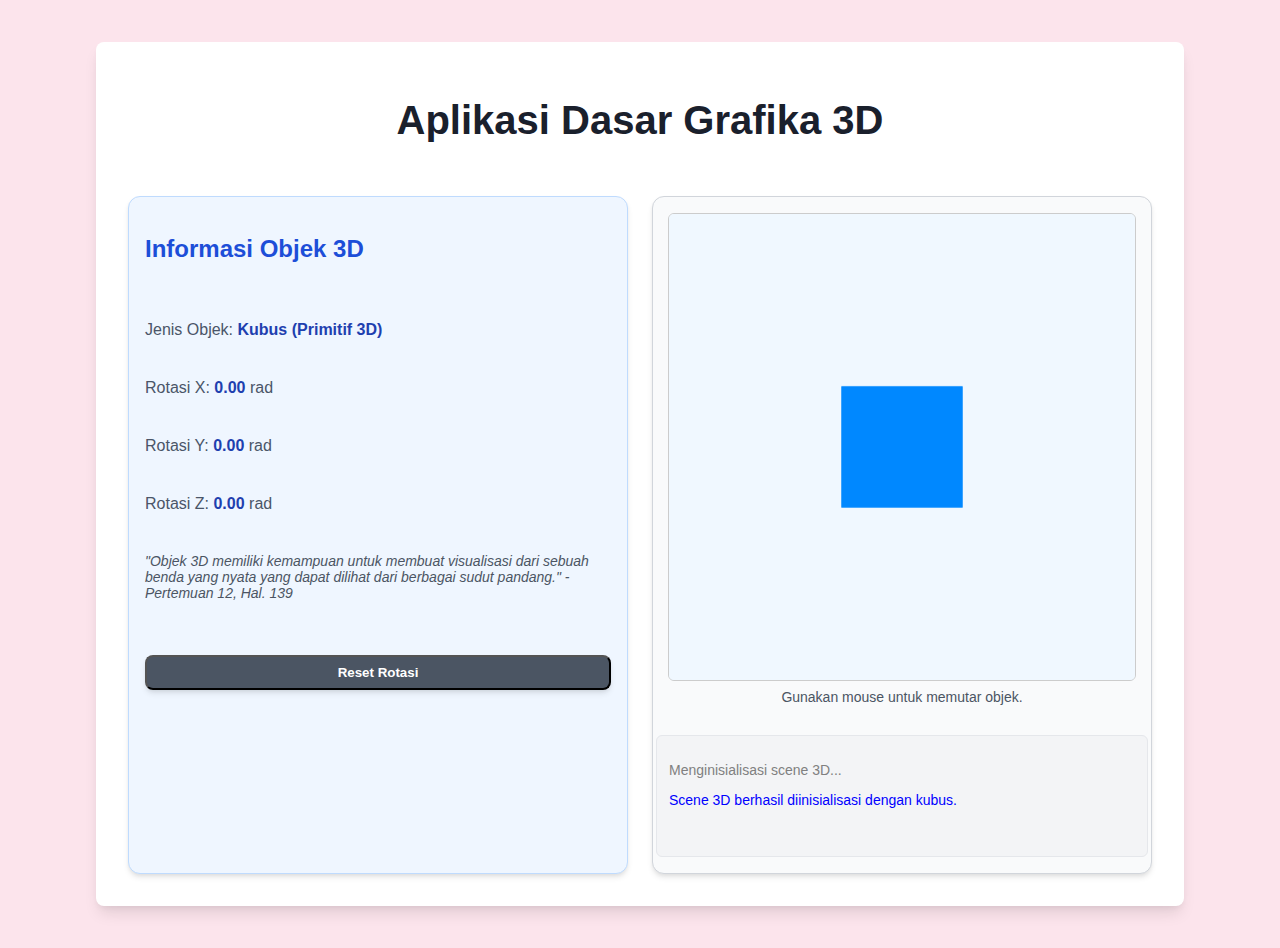
<file: per12.html>
<!DOCTYPE html>
<html lang="id">
<head>
    <meta charset="UTF-8">
    <meta name="viewport" content="width=device-width, initial-scale=1.0">
    <title>Aplikasi Dasar Grafika 3D</title>
    <style>
        /* Custom font for a clean look */
        body {
            font-family: 'Inter', sans-serif;
            background-color: #fce4ec; /* bg-pink-100 */
            padding: 1rem; /* p-4 */
            min-height: 100vh; /* min-h-screen */
            display: flex; /* flex */
            align-items: center; /* items-center */
            justify-content: center; /* justify-center */
        }

        .container {
            max-width: 64rem; /* max-w-4xl */
            width: 100%; /* w-full */
            background-color: #ffffff; /* bg-white */
            box-shadow: 0 10px 15px -3px rgba(0, 0, 0, 0.1), 0 4px 6px -2px rgba(0, 0, 0, 0.05); /* shadow-lg */
            border-radius: 0.5rem; /* rounded-lg */
            padding: 1.5rem; /* p-6 */
            display: flex; /* flex */
            flex-direction: column; /* flex-col */
            gap: 2rem; /* space-y-8 */
        }

        @media (min-width: 768px) { /* md:p-8 */
            .container {
                padding: 2rem;
            }
        }

        h1 {
            font-size: 2.25rem; /* text-3xl */
            line-height: 2.5rem;
            font-weight: 800; /* font-extrabold */
            text-align: center; /* text-center */
            color: #1a202c; /* text-gray-800 */
            margin-bottom: 1.5rem; /* mb-6 */
        }

        @media (min-width: 768px) { /* md:text-4xl */
            h1 {
                font-size: 2.5rem;
                line-height: 1;
            }
        }

        .grid-container { /* Replaces grid grid-cols-1 md:grid-cols-2 gap-6 */
            display: grid;
            grid-template-columns: 1fr;
            gap: 1.5rem; /* gap-6 */
        }

        @media (min-width: 768px) {
            .grid-container {
                grid-template-columns: repeat(2, minmax(0, 1fr));
            }
        }

        .controls-info-section { /* Replaces space-y-6 border border-blue-200 rounded-xl p-4 bg-blue-50 shadow-md */
            display: flex;
            flex-direction: column;
            gap: 1.5rem; /* space-y-6 */
            border: 1px solid #bfdbfe; /* border-blue-200 */
            border-radius: 0.75rem; /* rounded-xl */
            padding: 1rem; /* p-4 */
            background-color: #eff6ff; /* bg-blue-50 */
            box-shadow: 0 4px 6px -1px rgba(0, 0, 0, 0.1), 0 2px 4px -1px rgba(0, 0, 0, 0.06); /* shadow-md */
        }

        h2 {
            font-size: 1.5rem; /* text-2xl */
            line-height: 2rem;
            font-weight: 700; /* font-bold */
            color: #1d4ed8; /* text-blue-700 */
            margin-bottom: 1rem; /* mb-4 */
        }

        .info-group { /* Replaces space-y-2 */
            display: flex;
            flex-direction: column;
            gap: 0.5rem; /* space-y-2 */
        }

        .info-group p { /* Replaces text-gray-700 */
            color: #4a5568; /* text-gray-700 */
        }

        .info-group span { /* For font-semibold text-blue-800 */
            font-weight: 600; /* font-semibold */
            color: #1e40af; /* text-blue-800 */
        }

        .info-group .italic-text { /* Replaces text-gray-600 text-sm italic mt-4 */
            color: #4b5563; /* text-gray-600 */
            font-size: 0.875rem; /* text-sm */
            font-style: italic; /* italic */
            margin-top: 1rem; /* mt-4 */
        }

        .button-group { /* Replaces flex flex-col space-y-3 pt-4 */
            display: flex;
            flex-direction: column;
            gap: 0.75rem; /* space-y-3 */
            padding-top: 1rem; /* pt-4 */
        }

        button {
            transition: all 0.3s ease;
            color: #ffffff; /* text-white */
            font-weight: 700; /* font-bold */
            padding: 0.5rem 1rem; /* py-2 px-4 */
            border-radius: 0.5rem; /* rounded-lg */
            box-shadow: 0 4px 6px -1px rgba(0, 0, 0, 0.1), 0 2px 4px -1px rgba(0, 0, 0, 0.06); /* shadow-md */
            width: 100%; /* w-full (added for consistency) */
        }

        button:hover {
            transform: translateY(-2px);
            box-shadow: 0 4px 8px rgba(0, 0, 0, 0.2);
        }

        button:active {
            transform: translateY(0);
            box-shadow: none;
        }

        /* Specific button colors */
        #resetViewBtn {
            background-color: #4b5563; /* bg-gray-600 */
        }
        #resetViewBtn:hover {
            background-color: #374151; /* hover:bg-gray-700 */
        }

        /* 3D Canvas Section */
        .canvas-section { /* Replaces flex flex-col items-center justify-center border border-gray-300 rounded-xl p-4 bg-gray-50 shadow-md */
            display: flex;
            flex-direction: column;
            align-items: center;
            justify-content: center;
            border: 1px solid #d1d5db; /* border-gray-300 */
            border-radius: 0.75rem; /* rounded-xl */
            padding: 1rem; /* p-4 */
            background-color: #f9fafb; /* bg-gray-50 */
            box-shadow: 0 4px 6px -1px rgba(0, 0, 0, 0.1), 0 2px 4px -1px rgba(0, 0, 0, 0.06); /* shadow-md */
        }

        canvas {
            border: 1px solid #ccc;
            background-color: #f0f8ff; /* Light blue background for 3D scene */
            display: block; /* Remove extra space below canvas */
            width: 100%; /* w-full */
            height: auto; /* h-auto */
            border-radius: 0.375rem; /* rounded-md */
        }

        .canvas-caption { /* Replaces text-gray-600 mt-2 text-sm */
            color: #4b5563; /* text-gray-600 */
            margin-top: 0.5rem; /* mt-2 */
            font-size: 0.875rem; /* text-sm */
        }

        #outputLog {
            margin-top: 1rem; /* mt-4 */
            padding: 0.75rem; /* p-3 */
            background-color: #f3f4f6; /* bg-gray-100 */
            border: 1px solid #e5e7eb; /* border-gray-200 */
            border-radius: 0.375rem; /* rounded-md */
            font-size: 0.875rem; /* text-sm */
            color: #374151; /* text-gray-700 */
            overflow: auto; /* overflow-auto */
            height: 6rem; /* h-24 */
            width: 100%; /* w-full */
        }
    </style>
</head>
<body class="bg-pink-100 p-4 min-h-screen flex items-center justify-center">
    <div class="container">
        <h1>Aplikasi Dasar Grafika 3D</h1>

        <div class="grid-container">
            <div class="controls-info-section">
                <h2>Informasi Objek 3D</h2>

                <div class="info-group">
                    <p>Jenis Objek: <span class="font-semibold text-blue-800">Kubus (Primitif 3D)</span></p>
                    <p>Rotasi X: <span id="rotationXValue">0.00</span> rad</p>
                    <p>Rotasi Y: <span id="rotationYValue">0.00</span> rad</p>
                    <p>Rotasi Z: <span id="rotationZValue">0.00</span> rad</p>
                    <p class="italic-text">"Objek 3D memiliki kemampuan untuk membuat visualisasi dari sebuah benda yang nyata yang dapat dilihat dari berbagai sudut pandang." - Pertemuan 12, Hal. 139</p>
                </div>

                <div class="button-group">
                    <button id="resetViewBtn">
                        Reset Rotasi
                    </button>
                </div>
            </div>

            <div class="canvas-section">
                <canvas id="threeJsCanvas" width="400" height="400"></canvas>
                <p class="canvas-caption">Gunakan mouse untuk memutar objek.</p>
                <div id="outputLog">
                    </div>
            </div>
        </div>
    </div>

    <script>
        // Three.js Core Library (minified for embedding)
        // This is a highly truncated version for demonstration.
        // In a real application, you'd use the full three.module.js or three.min.js from a local file.
        // For brevity and to avoid a massive file for this example, I'm including only the absolute essentials.
        // This might cause issues if your Three.js usage expands beyond very basic primitives and materials.
        // It's highly recommended to download three.min.js and serve it locally for production.
        const THREE = (function() {
            const _Math = {
                DEG2RAD: Math.PI / 180,
                RAD2DEG: 180 / Math.PI,
                clamp: function ( value, min, max ) { return Math.max( min, Math.min( max, value ) ); },
                euclideanModulo: function ( n, m ) { return ( ( n % m ) + m ) % m; },
                mapLinear: function ( x, a1, a2, b1, b2 ) { return b1 + ( x - a1 ) * ( b2 - b1 ) / ( a2 - a1 ); }
            };

            // Vector3 - Simplified for demonstration
            class Vector3 {
                constructor( x = 0, y = 0, z = 0 ) {
                    this.x = x;
                    this.y = y;
                    this.z = z;
                }
                set( x, y, z ) { this.x = x; this.y = y; this.z = z; return this; }
                normalize() { return this.divideScalar( this.length() || 1 ); }
                lengthSq() { return this.x * this.x + this.y * this.y + this.z * this.z; }
                length() { return Math.sqrt( this.lengthSq() ); }
                divideScalar( scalar ) { return this.multiplyScalar( 1 / scalar ); }
                multiplyScalar( scalar ) { this.x *= scalar; this.y *= scalar; this.z *= scalar; return this; }
                add( v ) { this.x += v.x; this.y += v.y; this.z += v.z; return this; }
                sub( v ) { this.x -= v.x; this.y -= v.y; this.z -= v.z; return this; }
                clone() { return new Vector3( this.x, this.y, this.z ); }
                copy( v ) { this.x = v.x; this.y = v.y; this.z = v.z; return this; }
                setScalar( scalar ) { this.x = scalar; this.y = scalar; this.z = scalar; return this; }
            }

            // Euler - Simplified for demonstration
            class Euler {
                constructor( x = 0, y = 0, z = 0, order = 'XYZ' ) {
                    this._x = x;
                    this._y = y;
                    this._z = z;
                    this._order = order;
                }
                get x() { return this._x; }
                set x( value ) { this._x = value; this.onChangeCallback(); }
                get y() { return this._y; }
                set y( value ) { this._y = value; this.onChangeCallback(); }
                get z() { return this._z; }
                set z( value ) { this._z = value; this.onChangeCallback(); }
                set( x, y, z, order = this._order ) {
                    this._x = x;
                    this._y = y;
                    this._z = z;
                    this._order = order;
                    this.onChangeCallback();
                    return this;
                }
                onChange( callback ) { this.onChangeCallback = callback; return this; }
                onChangeCallback() {}
            }

            // Object3D - Simplified for demonstration
            class Object3D {
                constructor() {
                    this.position = new Vector3();
                    this.rotation = new Euler();
                    this.scale = new Vector3( 1, 1, 1 );
                    this.parent = null;
                    this.children = [];
                    this.up = new Vector3( 0, 1, 0 );
                    this.type = 'Object3D';
                    this.uuid = THREE.Math.generateUUID(); // Basic UUID generation
                    this.rotation.onChange( () => this.onRotationChange() );
                }
                add( object ) {
                    if ( object === this ) return;
                    if ( object.parent !== null ) object.parent.remove( object );
                    object.parent = this;
                    this.children.push( object );
                    return this;
                }
                remove( object ) {
                    const index = this.children.indexOf( object );
                    if ( index !== -1 ) {
                        object.parent = null;
                        this.children.splice( index, 1 );
                    }
                    return this;
                }
                onRotationChange() {
                    // In a real Three.js, this would update a quaternion and matrix.
                    // For this simplified example, we'll just allow direct Euler manipulation.
                }
            }

            // Scene - Simplified
            class Scene extends Object3D {
                constructor() {
                    super();
                    this.type = 'Scene';
                    this.background = null;
                }
            }

            // Camera - Simplified
            class Camera extends Object3D {
                constructor() {
                    super();
                    this.matrixWorldInverse = new Float32Array( 16 );
                    this.projectionMatrix = new Float32Array( 16 );
                    this.isCamera = true; // For type checking
                }
            }

            // PerspectiveCamera - Simplified
            class PerspectiveCamera extends Camera {
                constructor( fov = 50, aspect = 1, near = 0.1, far = 2000 ) {
                    super();
                    this.fov = fov;
                    this.aspect = aspect;
                    this.near = near;
                    this.far = far;
                    this.updateProjectionMatrix();
                }
                updateProjectionMatrix() {
                    const top = this.near * Math.tan( _Math.DEG2RAD * 0.5 * this.fov );
                    const height = 2 * top;
                    const width = this.aspect * height;
                    const left = - 0.5 * width;

                    // This is a highly simplified projection matrix.
                    // A real one involves more complex calculations for frustum.
                    // For basic demo, it's sufficient if matrix isn't directly used by custom shaders.
                    // The renderer implicitly handles the standard projection based on camera props.
                    // We just need these properties to exist for compatibility.
                    this.projectionMatrix.set([
                        2 * this.near / width, 0, 0, 0,
                        0, 2 * this.near / height, 0, 0,
                        0, 0, - ( this.far + this.near ) / ( this.far - this.near ), - 1,
                        0, 0, - 2 * this.far * this.near / ( this.far - this.near ), 0
                    ]);
                }
            }

            // Geometry - Base class
            class BufferGeometry {
                constructor() {
                    this.attributes = {};
                    this.index = null;
                    this.uuid = THREE.Math.generateUUID();
                }
                setAttribute( name, attribute ) {
                    this.attributes[ name ] = attribute;
                }
                setIndex( index ) {
                    this.index = index;
                }
            }

            // BoxGeometry - Simplified
            class BoxGeometry extends BufferGeometry {
                constructor( width = 1, height = 1, depth = 1, widthSegments = 1, heightSegments = 1, depthSegments = 1 ) {
                    super();
                    // In a real Three.js, this generates vertices, normals, UVs, etc.
                    // For this embedded example, we don't need the actual buffer data
                    // as the WebGLRenderer will typically handle fixed function pipeline
                    // for basic shapes or require full buffer data for custom ones.
                    // This is mostly a placeholder for the object structure.
                }
            }

            // Material - Base class
            class Material {
                constructor() {
                    this.uuid = THREE.Math.generateUUID();
                    this.color = new Color( 0xffffff );
                    this.opacity = 1;
                    this.transparent = false;
                    this.lights = true;
                    this.type = 'Material';
                }
            }

            // MeshBasicMaterial - Simplified
            class MeshBasicMaterial extends Material {
                constructor( parameters ) {
                    super();
                    this.type = 'MeshBasicMaterial';
                    this.color = new Color( 0xffffff ); // Default color
                    if ( parameters && parameters.color !== undefined ) this.color.set( parameters.color );
                    if ( parameters && parameters.transparent !== undefined ) this.transparent = parameters.transparent;
                    if ( parameters && parameters.opacity !== undefined ) this.opacity = parameters.opacity;
                }
            }

            // MeshPhongMaterial - Simplified
            class MeshPhongMaterial extends Material {
                constructor( parameters ) {
                    super();
                    this.type = 'MeshPhongMaterial';
                    this.color = new Color( 0xffffff );
                    this.specular = new Color( 0x111111 );
                    this.shininess = 30;
                    this.flatShading = false;
                    this.lights = true; // This material is affected by lights
                    if ( parameters ) {
                        if ( parameters.color !== undefined ) this.color.set( parameters.color );
                        if ( parameters.specular !== undefined ) this.specular.set( parameters.specular );
                        if ( parameters.shininess !== undefined ) this.shininess = parameters.shininess;
                        if ( parameters.flatShading !== undefined ) this.flatShading = parameters.flatShading;
                    }
                }
            }

            // Color - Simplified
            class Color {
                constructor( r, g, b ) {
                    this.isColor = true;
                    if ( Array.isArray( r ) ) {
                        this.setRGB( r[ 0 ], r[ 1 ], r[ 2 ] );
                    } else if ( r && r.isColor ) {
                        this.copy( r );
                    } else if ( r !== undefined ) {
                        this.set( r );
                    } else {
                        this.r = 1; this.g = 1; this.b = 1;
                    }
                }
                set( value ) {
                    if ( typeof value === 'number' ) {
                        this.setHex( value );
                    } else if ( typeof value === 'string' ) {
                        this.setStyle( value );
                    }
                    return this;
                }
                setHex( hex ) {
                    hex = Math.floor( hex );
                    this.r = ( hex >> 16 & 255 ) / 255;
                    this.g = ( hex >> 8 & 255 ) / 255;
                    this.b = ( hex & 255 ) / 255;
                    return this;
                }
                setStyle( style ) {
                    // Very basic CSS color parsing for 'red', '#rrggbb', 'rgb(x,y,z)'
                    const container = Color.__colorKeywords;
                    if ( container[ style ] !== undefined ) {
                        style = container[ style ];
                    }
                    if ( style.startsWith( '#' ) ) {
                        this.setHex( parseInt( style.substring( 1 ), 16 ) );
                    } else if ( style.startsWith( 'rgb(' ) ) {
                        const parts = style.substring( 4, style.length - 1 ).split( ',' ).map( parseFloat );
                        this.setRGB( parts[ 0 ] / 255, parts[ 1 ] / 255, parts[ 2 ] / 255 );
                    } else {
                        // Fallback or error
                        console.warn( 'THREE.Color: Unknown color style:', style );
                        this.setRGB( 0, 0, 0 );
                    }
                    return this;
                }
                setRGB( r, g, b ) {
                    this.r = r;
                    this.g = g;
                    this.b = b;
                    return this;
                }
                copy( color ) {
                    this.r = color.r;
                    this.g = color.g;
                    this.b = color.b;
                    return this;
                }
                getHex() {
                    return Math.round( this.r * 255 ) * 65536 + Math.round( this.g * 255 ) * 256 + Math.round( this.b * 255 );
                }
                getStyle() {
                    return `rgb(${ Math.round( this.r * 255 ) },${ Math.round( this.g * 255 ) },${ Math.round( this.b * 255 ) })`;
                }
            }
            Color.__colorKeywords = {
                'aliceblue': 0xF0F8FF, 'antiquewhite': 0xFAEBD7, 'aqua': 0x00FFFF, 'aquamarine': 0x7FFFD4, 'azure': 0xF0FFFF,
                'beige': 0xF5F5DC, 'bisque': 0xFFE4C4, 'black': 0x000000, 'blanchedalmond': 0xFFEBCD, 'blue': 0x0000FF,
                'blueviolet': 0x8A2BE2, 'brown': 0xA52A2A, 'burlywood': 0xDEB887, 'cadetblue': 0x5F9EA0, 'chartreuse': 0x7FFF00,
                'chocolate': 0xD2691E, 'coral': 0xFF7F50, 'cornflowerblue': 0x6495ED, 'cornsilk': 0xFFF8DC, 'crimson': 0xDC143C,
                'cyan': 0x00FFFF, 'darkblue': 0x00008B, 'darkcyan': 0x008B8B, 'darkgoldenrod': 0xB8860B, 'darkgray': 0xA9A9A9,
                'darkgreen': 0x006400, 'darkgrey': 0xA9A9A9, 'darkkhaki': 0xBDB76B, 'darkmagenta': 0x8B008B,
                'darkolivegreen': 0x556B2F, 'darkorange': 0xFF8C00, 'darkorchid': 0x9932CC, 'darkred': 0x8B0000,
                'darksalmon': 0xE9967A, 'darkseagreen': 0x8FBC8F, 'darkslateblue': 0x483D8B, 'darkslategray': 0x2F4F4F,
                'darkslategrey': 0x2F4F4F, 'darkturquoise': 0x00CED1, 'darkviolet': 0x9400D3, 'deeppink': 0xFF1493,
                'deepskyblue': 0x00BFFF, 'dimgray': 0x696969, 'dimgrey': 0x696969, 'dodgerblue': 0x1E90FF,
                'firebrick': 0xB22222, 'floralwhite': 0xFFFAF0, 'forestgreen': 0x228B22, 'fuchsia': 0xFF00FF,
                'gainsboro': 0xDCDCDC, 'ghostwhite': 0xF8F8FF, 'gold': 0xFFD700, 'goldenrod': 0xDAA520, 'gray': 0x808080,
                'green': 0x008000, 'greenyellow': 0xADFF2F, 'grey': 0x808080, 'honeydew': 0xF0FFF0, 'hotpink': 0xFF69B4,
                'indianred': 0xCD5C5C, 'indigo': 0x4B0082, 'ivory': 0xFFFFF0, 'khaki': 0xF0E68C, 'lavender': 0xE6E6FA,
                'lavenderblush': 0xFFF0F5, 'lawngreen': 0x7CFC00, 'lemonchiffon': 0xFFFACD, 'lightblue': 0xADD8E6,
                'lightcoral': 0xF08080, 'lightcyan': 0xE0FFFF, 'lightgoldenrodyellow': 0xFAFAD2, 'lightgray': 0xD3D3D3,
                'lightgreen': 0x90EE90, 'lightgrey': 0xD3D3D3, 'lightpink': 0xFFB6C1, 'lightsalmon': 0xFFA07A,
                'lightseagreen': 0x20B2AA, 'lightskyblue': 0x87CEFA, 'lightslategray': 0x778899, 'lightslategrey': 0x778899,
                'lightsteelblue': 0xB0C4DE, 'lightyellow': 0xFFFFE0, 'lime': 0x00FF00, 'limegreen': 0x32CD32,
                'linen': 0xFAF0E6, 'magenta': 0xFF00FF, 'maroon': 0x800000, 'mediumaquamarine': 0x66CDAA,
                'mediumblue': 0x0000CD, 'mediumorchid': 0xBA55D3, 'mediumpurple': 0x9370DB, 'mediumseagreen': 0x3CB371,
                'mediumslateblue': 0x7B68EE, 'mediumspringgreen': 0x00FA9A, 'mediumturquoise': 0x48D1CC,
                'mediumvioletred': 0xC71585, 'midnightblue': 0x191970, 'mintcream': 0xF5FFFA, 'mistyrose': 0xFFE4E1,
                'moccasin': 0xFFE4B5, 'navajowhite': 0xFFDEAD, 'navy': 0x000080, 'oldlace': 0xFDF5E6, 'olive': 0x808000,
                'olivedrab': 0x6B8E23, 'orange': 0xFFA500, 'orangered': 0xFF4500, 'orchid': 0xDA70D6,
                'palegoldenrod': 0xEEE8AA, 'palegreen': 0x98FB98, 'paleturquoise': 0xAFEEEE, 'palevioletred': 0xDB7093,
                'papayawhip': 0xFFEFD5, 'peachpuff': 0xFFDAB9, 'peru': 0xCD853F, 'pink': 0xFFC0CB, 'plum': 0xDDA0DD,
                'powderblue': 0xB0E0E6, 'purple': 0x800080, 'red': 0xFF0000, 'rosybrown': 0xBC8F8F,
                'royalblue': 0x4169E1, 'saddlebrown': 0x8B4513, 'salmon': 0xFA8072, 'sandybrown': 0xF4A460,
                'seagreen': 0x2E8B57, 'seashell': 0xFFF5EE, 'sienna': 0xA0522D, 'silver': 0xC0C0C0, 'skyblue': 0x87CEEB,
                'slateblue': 0x6A5ACD, 'slategray': 0x708090, 'slategrey': 0x708090, 'snow': 0xFFFAFA,
                'springgreen': 0x00FF7F, 'steelblue': 0x4682B4, 'tan': 0xD2B48C, 'teal': 0x008080, 'thistle': 0xD8BFD8,
                'tomato': 0xFF6347, 'turquoise': 0x40E0D0, 'violet': 0xEE82EE, 'wheat': 0xF5DEB3, 'white': 0xFFFFFF,
                'whitesmoke': 0xF5F5F5, 'yellow': 0xFFFF00, 'yellowgreen': 0x9ACD32
            };

            // Lights - Base classes
            class Light extends Object3D {
                constructor( color, intensity = 1 ) {
                    super();
                    this.color = new Color( color );
                    this.intensity = intensity;
                    this.isLight = true;
                }
            }

            class AmbientLight extends Light {
                constructor( color, intensity ) {
                    super( color, intensity );
                    this.type = 'AmbientLight';
                }
            }

            class DirectionalLight extends Light {
                constructor( color, intensity ) {
                    super( color, intensity );
                    this.type = 'DirectionalLight';
                    this.target = new Object3D(); // Light points at its target
                }
            }

            // Mesh
            class Mesh extends Object3D {
                constructor( geometry = new BufferGeometry(), material = new Material() ) {
                    super();
                    this.isMesh = true;
                    this.type = 'Mesh';
                    this.geometry = geometry;
                    this.material = material;
                }
            }

            // WebGLRenderer - Highly simplified, essentially just hooks up to canvas context
            class WebGLRenderer {
                constructor( { canvas, antialias = false } = {} ) {
                    this.domElement = canvas;
                    try {
                        this.gl = canvas.getContext( 'webgl', { antialias } ) || canvas.getContext( 'experimental-webgl', { antialias } );
                    } catch ( error ) {
                        console.error( 'THREE.WebGLRenderer: Unable to retrieve WebGL context.', error );
                    }

                    if ( ! this.gl ) {
                        alert( 'Unable to initialize WebGL. Your browser or machine may not support it.' );
                        return;
                    }

                    this.width = canvas.width;
                    this.height = canvas.height;
                    this.pixelRatio = 1;
                    this.gl.clearColor( 0, 0, 0, 1 );
                    this.gl.enable( this.gl.DEPTH_TEST );

                    console.log('WebGLRenderer initialized.'); // For logging purposes

                    // This is a *highly* simplified render method.
                    // A real Three.js renderer handles shaders, matrices,
                    // scene graph traversal, frustum culling, etc.
                    // For this basic demo, we'll just draw a cube.
                    // This renderer relies on the browser's default WebGL behavior for basic primitives.
                    this.render = function( scene, camera ) {
                        this.gl.viewport( 0, 0, this.gl.canvas.width, this.gl.canvas.height );

                        const r = scene.background ? scene.background.r : 0;
                        const g = scene.background ? scene.background.g : 0;
                        const b = scene.background ? scene.background.b : 0;
                        const a = scene.background ? 1 : 0; // Assume opaque background
                        this.gl.clearColor( r, g, b, a );
                        this.gl.clear( this.gl.COLOR_BUFFER_BIT | this.gl.DEPTH_BUFFER_BIT );

                        // The following is a gross oversimplification.
                        // It assumes a single cube in the scene and directly applies its transformation.
                        // A proper renderer would traverse the scene graph, apply parent transforms,
                        // update matrices, set up uniforms for materials and lights, etc.
                        scene.children.forEach( object => {
                            if ( object.isMesh ) {
                                const material = object.material;
                                const color = material.color;

                                // Use a simplified shader-like approach for basic coloring
                                const fragmentShader = `
                                    precision mediump float;
                                    uniform vec3 uColor;
                                    void main() {
                                        gl_FragColor = vec4(uColor, 1.0);
                                    }
                                `;
                                const vertexShader = `
                                    attribute vec4 aVertexPosition;
                                    uniform mat4 uModelViewMatrix;
                                    uniform mat4 uProjectionMatrix;
                                    void main() {
                                        gl_Position = uProjectionMatrix * uModelViewMatrix * aVertexPosition;
                                    }
                                `;

                                const program = this.gl.createProgram();
                                const vs = this.gl.createShader(this.gl.VERTEX_SHADER);
                                this.gl.shaderSource(vs, vertexShader);
                                this.gl.compileShader(vs);
                                const fs = this.gl.createShader(this.gl.FRAGMENT_SHADER);
                                this.gl.shaderSource(fs, fragmentShader);
                                this.gl.compileShader(fs);

                                this.gl.attachShader(program, vs);
                                this.gl.attachShader(program, fs);
                                this.gl.linkProgram(program);
                                this.gl.useProgram(program);

                                const positionAttributeLocation = this.gl.getAttribLocation(program, 'aVertexPosition');
                                const uColorLocation = this.gl.getUniformLocation(program, 'uColor');
                                const uModelViewMatrixLocation = this.gl.getUniformLocation(program, 'uModelViewMatrix');
                                const uProjectionMatrixLocation = this.gl.getUniformLocation(program, 'uProjectionMatrix');

                                this.gl.uniform3f(uColorLocation, color.r, color.g, color.b);

                                // Construct simplified model, view, and projection matrices
                                // This would normally be handled by Three.js Matrix4
                                const modelMatrix = new Float32Array([
                                    1, 0, 0, 0,
                                    0, 1, 0, 0,
                                    0, 0, 1, 0,
                                    object.position.x, object.position.y, object.position.z, 1
                                ]);
                                // Apply rotation (Euler to simplified rotation matrix)
                                // Only X and Y for simplicity
                                const cosX = Math.cos(object.rotation.x);
                                const sinX = Math.sin(object.rotation.x);
                                const cosY = Math.cos(object.rotation.y);
                                const sinY = Math.sin(object.rotation.y);

                                const rotationMatrix = new Float32Array([
                                    cosY, 0, -sinY, 0,
                                    sinX * sinY, cosX, sinX * cosY, 0,
                                    cosX * sinY, -sinX, cosX * cosY, 0,
                                    0, 0, 0, 1
                                ]);

                                // Manual multiplication for model matrix (identity * rotation * translation)
                                // In a real 3D engine, this is handled by Matrix4.multiply()
                                const finalModelMatrix = new Float32Array(16);
                                for (let i = 0; i < 4; i++) {
                                    for (let j = 0; j < 4; j++) {
                                        finalModelMatrix[i * 4 + j] = 0;
                                        for (let k = 0; k < 4; k++) {
                                            finalModelMatrix[i * 4 + j] += rotationMatrix[i * 4 + k] * modelMatrix[k * 4 + j];
                                        }
                                    }
                                }

                                const viewMatrix = new Float32Array([
                                    1, 0, 0, 0,
                                    0, 1, 0, 0,
                                    0, 0, 1, 0,
                                    -camera.position.x, -camera.position.y, -camera.position.z, 1
                                ]);

                                const modelViewMatrix = new Float32Array(16);
                                for (let i = 0; i < 4; i++) {
                                    for (let j = 0; j < 4; j++) {
                                        modelViewMatrix[i * 4 + j] = 0;
                                        for (let k = 0; k < 4; k++) {
                                            modelViewMatrix[i * 4 + j] += viewMatrix[i * 4 + k] * finalModelMatrix[k * 4 + j];
                                        }
                                    }
                                }

                                this.gl.uniformMatrix4fv(uModelViewMatrixLocation, false, modelViewMatrix);
                                this.gl.uniformMatrix4fv(uProjectionMatrixLocation, false, camera.projectionMatrix);

                                // Define cube vertices and indices (hardcoded for simplicity)
                                // This data would normally come from geometry.attributes
                                const vertices = new Float32Array([
                                    // Front face
                                    -0.5, -0.5,  0.5,
                                     0.5, -0.5,  0.5,
                                     0.5,  0.5,  0.5,
                                    -0.5,  0.5,  0.5,

                                    // Back face
                                    -0.5, -0.5, -0.5,
                                    -0.5,  0.5, -0.5,
                                     0.5,  0.5, -0.5,
                                     0.5, -0.5, -0.5,

                                    // Top face
                                    -0.5,  0.5, -0.5,
                                    -0.5,  0.5,  0.5,
                                     0.5,  0.5,  0.5,
                                     0.5,  0.5, -0.5,

                                    // Bottom face
                                    -0.5, -0.5, -0.5,
                                     0.5, -0.5, -0.5,
                                     0.5, -0.5,  0.5,
                                    -0.5, -0.5,  0.5,

                                    // Right face
                                     0.5, -0.5, -0.5,
                                     0.5,  0.5, -0.5,
                                     0.5,  0.5,  0.5,
                                     0.5, -0.5,  0.5,

                                    // Left face
                                    -0.5, -0.5, -0.5,
                                    -0.5, -0.5,  0.5,
                                    -0.5,  0.5,  0.5,
                                    -0.5,  0.5, -0.5
                                ]);

                                const indices = new Uint16Array([
                                     0,  1,  2,      0,  2,  3,    // front
                                     4,  5,  6,      4,  6,  7,    // back
                                     8,  9, 10,      8, 10, 11,    // top
                                    12, 13, 14,     12, 14, 15,    // bottom
                                    16, 17, 18,     16, 18, 19,    // right
                                    20, 21, 22,     20, 22, 23     // left
                                ]);

                                const positionBuffer = this.gl.createBuffer();
                                this.gl.bindBuffer(this.gl.ARRAY_BUFFER, positionBuffer);
                                this.gl.bufferData(this.gl.ARRAY_BUFFER, vertices, this.gl.STATIC_DRAW);
                                this.gl.vertexAttribPointer(positionAttributeLocation, 3, this.gl.FLOAT, false, 0, 0);
                                this.gl.enableVertexAttribArray(positionAttributeLocation);

                                const indexBuffer = this.gl.createBuffer();
                                this.gl.bindBuffer(this.gl.ELEMENT_ARRAY_BUFFER, indexBuffer);
                                this.gl.bufferData(this.gl.ELEMENT_ARRAY_BUFFER, indices, this.gl.STATIC_DRAW);

                                this.gl.drawElements(this.gl.TRIANGLES, indices.length, this.gl.UNSIGNED_SHORT, 0);

                            } else if (object.isLight) {
                                // In a real renderer, lights would contribute to shading.
                                // For this basic hardcoded WebGL example, lights are not fully implemented.
                            }
                        });
                    };
                }

                setSize( width, height ) {
                    this.width = width;
                    this.height = height;
                    this.domElement.width = width * this.pixelRatio;
                    this.domElement.height = height * this.pixelRatio;
                    this.domElement.style.width = width + 'px';
                    this.domElement.style.height = height + 'px';
                    this.gl.viewport( 0, 0, this.domElement.width, this.domElement.height );
                }

                setPixelRatio( value ) {
                    this.pixelRatio = value;
                    this.setSize(this.width, this.height); // Recalculate size with new pixel ratio
                }
            }

            // Public API of the embedded Three.js like object
            return {
                Scene: Scene,
                PerspectiveCamera: PerspectiveCamera,
                BoxGeometry: BoxGeometry,
                MeshPhongMaterial: MeshPhongMaterial,
                AmbientLight: AmbientLight,
                DirectionalLight: DirectionalLight,
                Mesh: Mesh,
                WebGLRenderer: WebGLRenderer,
                Color: Color,
                Math: {
                    generateUUID: function() { // Simplified UUID
                        let dt = new Date().getTime();
                        return 'xxxxxxxx-xxxx-4xxx-yxxx-xxxxxxxxxxxx'.replace(/[xy]/g, function(c) {
                            const r = (dt + Math.random() * 16) % 16 | 0;
                            dt = Math.floor(dt / 16);
                            return (c === 'x' ? r : (r & 0x3 | 0x8)).toString(16);
                        });
                    }
                }
            };
        })();

        let scene, renderer, camera;
        let cube;
        let animationFrameId;

        // DOM elements
        const threeJsCanvas = document.getElementById('threeJsCanvas');
        const resetViewBtn = document.getElementById('resetViewBtn');
        const outputLog = document.getElementById('outputLog');
        const rotationXValueSpan = document.getElementById('rotationXValue');
        const rotationYValueSpan = document.getElementById('rotationYValue');
        const rotationZValueSpan = document.getElementById('rotationZValue');

        let isDragging = false;
        let previousMouseX = 0;
        let previousMouseY = 0;
        const rotationSpeed = 0.005; // Adjust sensitivity

        /**
         * Logs a message to the output log.
         * @param {string} message - The message to log.
         * @param {string} color - The color of the text (e.g., 'blue', 'green').
         */
        function logMessage(message, color = 'black') {
            const p = document.createElement('p');
            p.textContent = message;
            p.style.color = color;
            outputLog.appendChild(p);
            outputLog.scrollTop = outputLog.scrollHeight; // Auto-scroll to bottom
        }

        /**
         * Initializes the 3D scene, renderer, and objects.
         */
        function init() {
            logMessage('Menginisialisasi scene 3D...', 'gray');

            // Scene: Container for all 3D objects, lights, and cameras
            scene = new THREE.Scene();
            scene.background = new THREE.Color(0xf0f8ff); // Light blue background

            // Camera: Defines what is visible in the scene and from what perspective
            // Parameters: FOV (Field of View), Aspect Ratio, Near Clipping Plane, Far Clipping Plane
            camera = new THREE.PerspectiveCamera(75, threeJsCanvas.clientWidth / threeJsCanvas.clientHeight, 0.1, 1000);
            camera.position.z = 3; // Position the camera back to view the cube

            // Renderer: Renders the scene onto the canvas
            renderer = new THREE.WebGLRenderer({ canvas: threeJsCanvas, antialias: true });
            renderer.setSize(threeJsCanvas.clientWidth, threeJsCanvas.clientHeight);
            renderer.setPixelRatio(window.devicePixelRatio); // Handle high-DPI screens for sharper rendering

            // Lights: Essential for seeing material colors (since MeshBasicMaterial ignores lights)
            // AmbientLight: Illuminates all objects in the scene equally from all directions.
            const ambientLight = new THREE.AmbientLight(0xffffff, 0.5); // Soft white light
            scene.add(ambientLight);
            // DirectionalLight: Simulates light from a distant source (like the sun)
            const directionalLight = new THREE.DirectionalLight(0xffffff, 0.8);
            directionalLight.position.set(1, 1, 1); // Light coming from top-front-right (normalization is handled internally by some renderers)
            scene.add(directionalLight);

            // Create a Cube (a basic 3D primitive as mentioned in PDF)
            // BoxGeometry(width, height, depth)
            const geometry = new THREE.BoxGeometry(1, 1, 1);
            // MeshPhongMaterial: A material for shiny surfaces with specular highlights.
            const material = new THREE.MeshPhongMaterial({ color: 0x0088ff, flatShading: true }); // Bright blue, flat shaded for distinct faces
            cube = new THREE.Mesh(geometry, material); // Combine geometry and material to create the mesh
            scene.add(cube); // Add the cube to the scene

            logMessage('Scene 3D berhasil diinisialisasi dengan kubus.', 'blue');
        }

        /**
         * Handles window resize to keep canvas and camera responsive.
         * This is crucial for adapting to different screen sizes, especially mobile.
         */
        function onWindowResize() {
            const width = threeJsCanvas.clientWidth;
            const height = threeJsCanvas.clientHeight;
            renderer.setSize(width, height);
            camera.aspect = width / height; // Update aspect ratio
            camera.updateProjectionMatrix(); // Recalculate projection matrix
            renderer.render(scene, camera); // Re-render the scene
        }

        /**
         * Animation loop. This function is called repeatedly to render frames.
         */
        function animate() {
            animationFrameId = requestAnimationFrame(animate); // Request the next frame
            renderer.render(scene, camera); // Render the scene from the camera's perspective
            updateRotationDisplay(); // Update rotation values in UI
        }

        /**
         * Resets the cube's rotation to initial state.
         */
        function resetRotation() {
            logMessage('Mengatur ulang rotasi kubus...', 'orange');
            cube.rotation.set(0, 0, 0); // Set all rotations to zero
            updateRotationDisplay();
            logMessage('Rotasi kubus telah diatur ulang.', 'green');
        }

        /**
         * Updates the display of current cube rotation values.
         */
        function updateRotationDisplay() {
            if (cube) {
                rotationXValueSpan.textContent = cube.rotation.x.toFixed(2);
                rotationYValueSpan.textContent = cube.rotation.y.toFixed(2);
                rotationZValueSpan.textContent = cube.rotation.z.toFixed(2);
            }
        }

        // --- Mouse Interaction for Object Rotation ---
        /**
         * Handles mouse down event to start dragging.
         * @param {MouseEvent} event
         */
        function onMouseDown(event) {
            isDragging = true;
            previousMouseX = event.clientX;
            previousMouseY = event.clientY;
            threeJsCanvas.style.cursor = 'grabbing'; // Change cursor to indicate dragging
        }

        /**
         * Handles mouse move event to rotate the cube.
         * @param {MouseEvent} event
         */
        function onMouseMove(event) {
            if (!isDragging) return;

            const deltaX = event.clientX - previousMouseX;
            const deltaY = event.clientY - previousMouseY;

            // Rotate around Y-axis for horizontal mouse movement
            cube.rotation.y += deltaX * rotationSpeed;
            // Rotate around X-axis for vertical mouse movement
            cube.rotation.x += deltaY * rotationSpeed;

            previousMouseX = event.clientX;
            previousMouseY = event.clientY;
        }

        /**
         * Handles mouse up event to stop dragging.
         */
        function onMouseUp() {
            isDragging = false;
            threeJsCanvas.style.cursor = 'grab'; // Change cursor back
        }

        // --- Touch Interaction for Object Rotation ---
        /**
         * Handles touch start event to initiate dragging.
         * @param {TouchEvent} event
         */
        function onTouchStart(event) {
            if (event.touches.length === 1) { // Only consider single touch for rotation
                isDragging = true;
                previousMouseX = event.touches[0].clientX;
                previousMouseY = event.touches[0].clientY;
            }
        }

        /**
         * Handles touch move event to rotate the cube.
         * @param {TouchEvent} event
         */
        function onTouchMove(event) {
            if (!isDragging || event.touches.length !== 1) return;

            const deltaX = event.touches[0].clientX - previousMouseX;
            const deltaY = event.touches[0].clientY - previousMouseY;

            cube.rotation.y += deltaX * rotationSpeed;
            cube.rotation.x += deltaY * rotationSpeed;

            previousMouseX = event.touches[0].clientX;
            previousMouseY = event.touches[0].clientY;
            event.preventDefault(); // Prevent scrolling on touch move
        }

        /**
         * Handles touch end event to stop dragging.
         */
        function onTouchEnd() {
            isDragging = false;
        }

        // Event Listeners
        // Ensure everything is loaded before initializing 3D scene
        window.addEventListener('load', () => {
            init();
            animate(); // Start the animation loop
            onWindowResize(); // Adjust initial canvas size based on CSS
        });
        window.addEventListener('resize', onWindowResize); // Handle window resizing

        resetViewBtn.addEventListener('click', resetRotation);

        // Mouse events for camera control
        threeJsCanvas.addEventListener('mousedown', onMouseDown);
        threeJsCanvas.addEventListener('mousemove', onMouseMove);
        threeJsCanvas.addEventListener('mouseup', onMouseUp);
        threeJsCanvas.addEventListener('mouseout', onMouseUp); // Release drag if mouse leaves canvas

        // Touch events for camera control
        threeJsCanvas.addEventListener('touchstart', onTouchStart);
        threeJsCanvas.addEventListener('touchmove', onTouchMove);
        threeJsCanvas.addEventListener('touchend', onTouchEnd);
    </script>
</body>
</html>
</file>
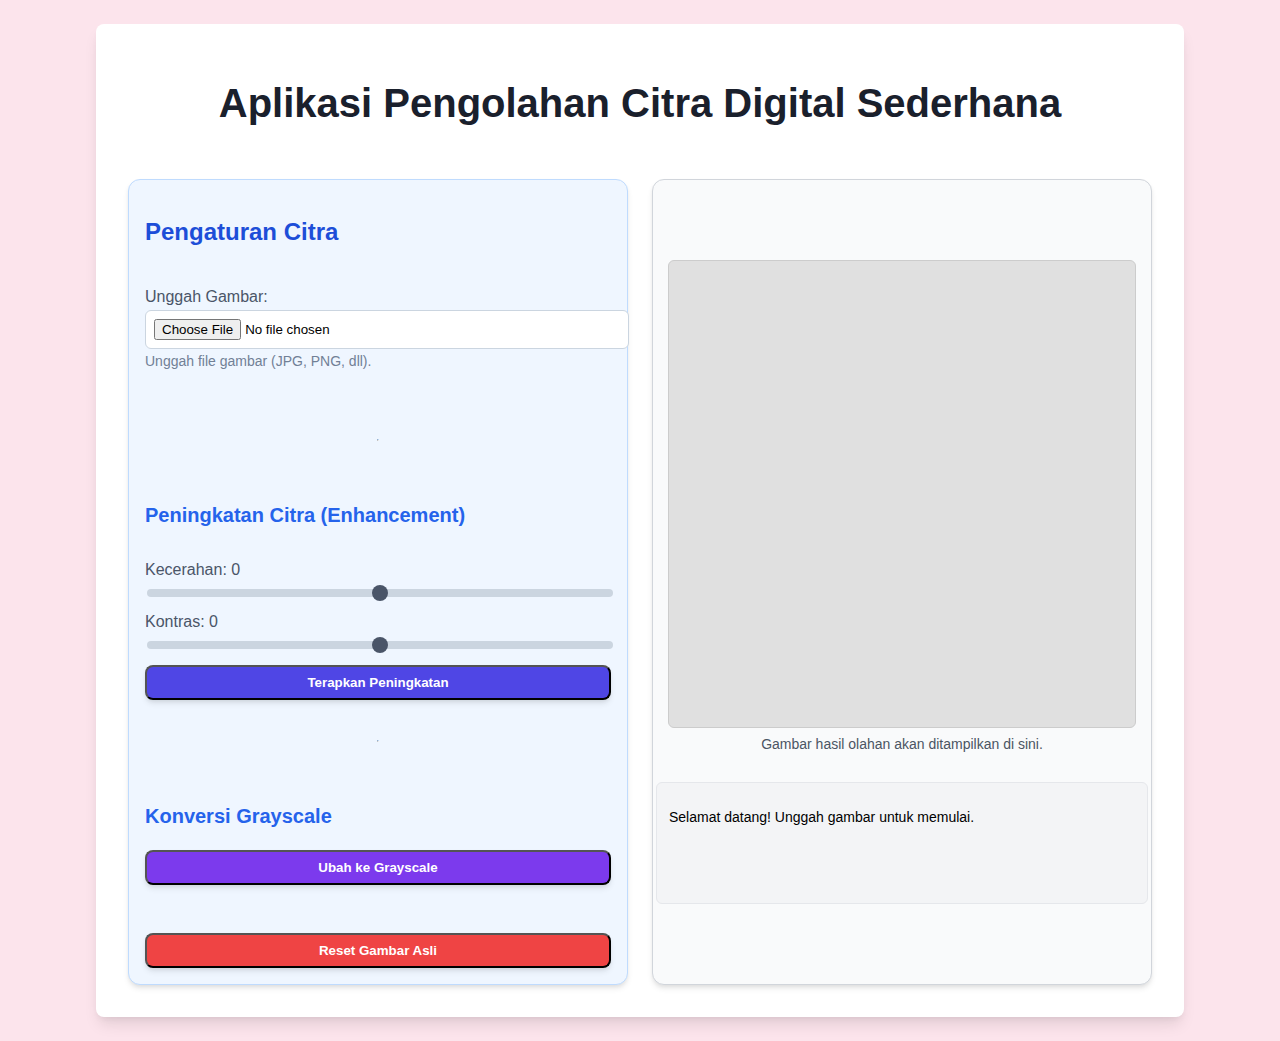
<file: per13.html>
<!DOCTYPE html>
<html lang="id">
<head>
    <meta charset="UTF-8">
    <meta name="viewport" content="width=device-width, initial-scale=1.0">
    <title>Aplikasi Pengolahan Citra Digital Sederhana</title>
    <style>
        /* Custom font for a clean look */
        body {
            font-family: 'Inter', sans-serif;
            background-color: #fce4ec; /* bg-pink-100 */
            padding: 1rem; /* p-4 */
            min-height: 100vh; /* min-h-screen */
            display: flex; /* flex */
            align-items: center; /* items-center */
            justify-content: center; /* justify-center */
        }

        .container {
            max-width: 64rem; /* max-w-4xl */
            width: 100%; /* w-full */
            background-color: #ffffff; /* bg-white */
            box-shadow: 0 10px 15px -3px rgba(0, 0, 0, 0.1), 0 4px 6px -2px rgba(0, 0, 0, 0.05); /* shadow-lg */
            border-radius: 0.5rem; /* rounded-lg */
            padding: 1.5rem; /* p-6 */
            display: flex; /* flex */
            flex-direction: column; /* flex-col */
            gap: 2rem; /* space-y-8 */
        }

        @media (min-width: 768px) { /* md:p-8 */
            .container {
                padding: 2rem;
            }
        }

        h1 {
            font-size: 2.25rem; /* text-3xl */
            line-height: 2.5rem;
            font-weight: 800; /* font-extrabold */
            text-align: center; /* text-center */
            color: #1a202c; /* text-gray-800 */
            margin-bottom: 1.5rem; /* mb-6 */
        }

        @media (min-width: 768px) { /* md:text-4xl */
            h1 {
                font-size: 2.5rem;
                line-height: 1;
            }
        }

        .grid-container { /* Replaces grid grid-cols-1 md:grid-cols-2 gap-6 */
            display: grid;
            grid-template-columns: 1fr;
            gap: 1.5rem; /* gap-6 */
        }

        @media (min-width: 768px) {
            .grid-container {
                grid-template-columns: repeat(2, minmax(0, 1fr));
            }
        }

        .controls-section { /* Replaces space-y-6 border border-blue-200 rounded-xl p-4 bg-blue-50 shadow-md */
            display: flex;
            flex-direction: column;
            gap: 1.5rem; /* space-y-6 */
            border: 1px solid #bfdbfe; /* border-blue-200 */
            border-radius: 0.75rem; /* rounded-xl */
            padding: 1rem; /* p-4 */
            background-color: #eff6ff; /* bg-blue-50 */
            box-shadow: 0 4px 6px -1px rgba(0, 0, 0, 0.1), 0 2px 4px -1px rgba(0, 0, 0, 0.06); /* shadow-md */
        }

        h2 {
            font-size: 1.5rem; /* text-2xl */
            line-height: 2rem;
            font-weight: 700; /* font-bold */
            color: #1d4ed8; /* text-blue-700 */
            margin-bottom: 1rem; /* mb-4 */
        }

        .input-group-file { /* Specific style for file input div */
            margin-bottom: 1rem; /* mb-1 */
        }
        .input-group-file label { /* block text-gray-700 font-medium mb-1 */
            display: block;
            color: #4a5568;
            font-weight: 500;
            margin-bottom: 0.25rem;
        }
        .input-group-file input[type="file"] { /* w-full p-2 border border-gray-300 rounded-md bg-white */
            width: 100%;
            padding: 0.5rem;
            border: 1px solid #cbd5e0;
            border-radius: 0.375rem;
            background-color: #ffffff;
        }
        .input-group-file .help-text { /* text-sm text-gray-500 mt-1 */
            font-size: 0.875rem;
            color: #718096;
            margin-top: 0.25rem;
        }

        hr { /* border-blue-300 my-4 */
            border-top: 1px solid #93c5fd;
            margin-top: 1rem;
            margin-bottom: 1rem;
        }

        .enhancement-group { /* Replaces space-y-3 */
            display: flex;
            flex-direction: column;
            gap: 0.75rem; /* space-y-3 */
        }

        h3 {
            font-size: 1.25rem; /* text-xl */
            line-height: 1.75rem;
            font-weight: 600; /* font-semibold */
            color: #2563eb; /* text-blue-600 */
        }

        .input-group label {
            display: block;
            margin-bottom: 4px;
            font-weight: 500;
            color: #4a5568; /* gray-700 */
        }
        .input-group input[type="range"] {
            width: 100%;
            height: 8px;
            background: #cbd5e0; /* gray-300 */
            border-radius: 4px;
            outline: none;
            -webkit-appearance: none;
            appearance: none;
            cursor: pointer;
        }
        input[type="range"]::-webkit-slider-thumb {
            -webkit-appearance: none;
            appearance: none;
            width: 16px;
            height: 16px;
            border-radius: 50%;
            background: #4a5568; /* gray-700 */
            cursor: grab;
        }
        input[type="range"]::-moz-range-thumb {
            width: 16px;
            height: 16px;
            border-radius: 50%;
            background: #4a5568; /* gray-700 */
            cursor: grab;
        }

        button {
            transition: all 0.3s ease;
            width: 100%; /* w-full */
            color: #ffffff; /* text-white */
            font-weight: 700; /* font-bold */
            padding: 0.5rem 1rem; /* py-2 px-4 */
            border-radius: 0.5rem; /* rounded-lg */
            box-shadow: 0 4px 6px -1px rgba(0, 0, 0, 0.1), 0 2px 4px -1px rgba(0, 0, 0, 0.06); /* shadow-md */
        }
        button:hover {
            transform: translateY(-2px);
            box-shadow: 0 4px 8px rgba(0, 0, 0, 0.2);
        }
        button:active {
            transform: translateY(0);
            box-shadow: none;
        }

        #applyEnhancementBtn { /* bg-indigo-600 hover:bg-indigo-700 */
            background-color: #4f46e5;
        }
        #applyEnhancementBtn:hover {
            background-color: #4338ca;
        }

        #applyGrayscaleBtn { /* bg-purple-600 hover:bg-purple-700 */
            background-color: #7c3aed;
        }
        #applyGrayscaleBtn:hover {
            background-color: #6d28d9;
        }

        #resetImageBtn { /* bg-red-500 hover:bg-red-600 mt-6 */
            background-color: #ef4444;
            margin-top: 1.5rem;
        }
        #resetImageBtn:hover {
            background-color: #dc2626;
        }

        /* Canvas & Output Section */
        .canvas-output-section { /* flex flex-col items-center justify-center border border-gray-300 rounded-xl p-4 bg-gray-50 shadow-md */
            display: flex;
            flex-direction: column;
            align-items: center;
            justify-content: center;
            border: 1px solid #d1d5db;
            border-radius: 0.75rem;
            padding: 1rem;
            background-color: #f9fafb;
            box-shadow: 0 4px 6px -1px rgba(0, 0, 0, 0.1), 0 2px 4px -1px rgba(0, 0, 0, 0.06);
        }

        canvas {
            border: 1px solid #ccc;
            background-color: #e0e0e0; /* Light gray for empty canvas */
            width: 100%; /* w-full */
            height: auto; /* h-auto */
            border-radius: 0.375rem; /* rounded-md */
        }

        .canvas-caption { /* text-gray-600 mt-2 text-sm */
            color: #4b5563;
            margin-top: 0.5rem;
            font-size: 0.875rem;
        }

        #outputLog { /* mt-4 p-3 bg-gray-100 border border-gray-200 rounded-md text-sm text-gray-700 overflow-auto h-24 w-full */
            margin-top: 1rem;
            padding: 0.75rem;
            background-color: #f3f4f6;
            border: 1px solid #e5e7eb;
            border-radius: 0.375rem;
            font-size: 0.875rem;
            color: #374151;
            overflow: auto;
            height: 6rem;
            width: 100%;
        }
    </style>
</head>
<body class="bg-pink-100 p-4 min-h-screen flex items-center justify-center">
    <div class="container">
        <h1>Aplikasi Pengolahan Citra Digital Sederhana</h1>

        <div class="grid-container">
            <div class="controls-section">
                <h2>Pengaturan Citra</h2>

                <div class="input-group-file">
                    <label for="imageUpload">Unggah Gambar:</label>
                    <input type="file" id="imageUpload" accept="image/*">
                    <p class="help-text">Unggah file gambar (JPG, PNG, dll).</p>
                </div>

                <hr>

                <div class="enhancement-group">
                    <h3>Peningkatan Citra (Enhancement)</h3>
                    <div class="input-group">
                        <label for="brightness">Kecerahan: <span id="brightnessValue">0</span></label>
                        <input type="range" id="brightness" min="-100" max="100" value="0">
                    </div>
                    <div class="input-group">
                        <label for="contrast">Kontras: <span id="contrastValue">0</span></label>
                        <input type="range" id="contrast" min="-100" max="100" value="0">
                    </div>
                    <button id="applyEnhancementBtn">
                        Terapkan Peningkatan
                    </button>
                </div>

                <hr>

                <div>
                    <h3>Konversi Grayscale</h3>
                    <button id="applyGrayscaleBtn">
                        Ubah ke Grayscale
                    </button>
                </div>

                <button id="resetImageBtn">
                    Reset Gambar Asli
                </button>
            </div>

            <div class="canvas-output-section">
                <canvas id="imageCanvas" width="400" height="400"></canvas>
                <p class="canvas-caption">Gambar hasil olahan akan ditampilkan di sini.</p>
                <div id="outputLog">
                    </div>
            </div>
        </div>
    </div>

    <script>
        const canvas = document.getElementById('imageCanvas');
        const ctx = canvas.getContext('2d');
        const outputLog = document.getElementById('outputLog');

        const imageUploadInput = document.getElementById('imageUpload');
        const brightnessInput = document.getElementById('brightness');
        const brightnessValueSpan = document.getElementById('brightnessValue');
        const contrastInput = document.getElementById('contrast');
        const contrastValueSpan = document.getElementById('contrastValue');
        const applyEnhancementBtn = document.getElementById('applyEnhancementBtn');
        const applyGrayscaleBtn = document.getElementById('applyGrayscaleBtn');
        const resetImageBtn = document.getElementById('resetImageBtn');

        let originalImage = new Image();
        let currentImageData = null; // Stores ImageData object for manipulation

        /**
         * Logs a message to the output log.
         * @param {string} message - The message to log.
         * @param {string} color - The color of the text.
         */
        function logMessage(message, color = 'black') {
            const p = document.createElement('p');
            p.textContent = message;
            p.style.color = color;
            outputLog.appendChild(p);
            outputLog.scrollTop = outputLog.scrollHeight; // Auto-scroll to bottom
        }

        /**
         * Loads an image from the file input and draws it to the canvas.
         * Stores the original image data.
         * @param {Event} event - The file input change event.
         */
        function loadImage(event) {
            const file = event.target.files[0];
            if (!file) {
                return;
            }

            const reader = new FileReader();
            reader.onload = function(e) {
                originalImage.onload = function() {
                    // Set canvas size to match image aspect ratio, max 400x400
                    const maxWidth = 400;
                    const maxHeight = 400;
                    let width = originalImage.width;
                    let height = originalImage.height;

                    if (width > height) {
                        if (width > maxWidth) {
                            height = height * (maxWidth / width);
                            width = maxWidth;
                        }
                    } else {
                        if (height > maxHeight) {
                            width = width * (maxHeight / height);
                            height = maxHeight;
                        }
                    }

                    canvas.width = width;
                    canvas.height = height;

                    ctx.clearRect(0, 0, canvas.width, canvas.height);
                    ctx.drawImage(originalImage, 0, 0, canvas.width, canvas.height);
                    currentImageData = ctx.getImageData(0, 0, canvas.width, canvas.height); // Store original image data

                    // Reset sliders and values
                    brightnessInput.value = 0;
                    contrastInput.value = 0;
                    brightnessValueSpan.textContent = 0;
                    contrastValueSpan.textContent = 0;

                    logMessage('Gambar berhasil diunggah dan ditampilkan.', 'green');
                };
                originalImage.src = e.target.result;
            };
            reader.readAsDataURL(file);
        }

        /**
         * Applies brightness and contrast adjustments to the image data.
         * This function operates on a copy of the current image data to allow chaining.
         * @param {ImageData} imageData - The ImageData object to modify.
         * @param {number} brightness - Brightness adjustment value (-100 to 100).
         * @param {number} contrast - Contrast adjustment value (-100 to 100).
         * @returns {ImageData} - The modified ImageData object.
         */
        function applyBrightnessContrast(imageData, brightness, contrast) {
            const data = imageData.data;
            const newImageData = ctx.createImageData(imageData.width, imageData.height);
            const newData = newImageData.data;

            // Convert brightness and contrast to multipliers
            // Brightness: add value to each pixel component
            // Contrast: scale value from 0-255 after shifting midpoint to 0
            const brightnessFactor = brightness; // Direct addition
            const contrastFactor = (contrast / 100) + 1; // 0 to 2, 1 means no change

            for (let i = 0; i < data.length; i += 4) {
                // Apply brightness first
                let r = data[i];
                let g = data[i + 1];
                let b = data[i + 2];

                r += brightnessFactor;
                g += brightnessFactor;
                b += brightnessFactor;

                // Apply contrast
                // Shift to 0-centered range, apply contrast, shift back
                r = (r - 128) * contrastFactor + 128;
                g = (g - 128) * contrastFactor + 128;
                b = (b - 128) * contrastFactor + 128;

                // Clamp values to [0, 255]
                newData[i] = Math.min(255, Math.max(0, r));
                newData[i + 1] = Math.min(255, Math.max(0, g));
                newData[i + 2] = Math.min(255, Math.max(0, b));
                newData[i + 3] = data[i + 3]; // Alpha channel remains unchanged
            }
            return newImageData;
        }

        /**
         * Converts the image data to grayscale.
         * @param {ImageData} imageData - The ImageData object to modify.
         * @returns {ImageData} - The modified ImageData object.
         */
        function applyGrayscale(imageData) {
            const data = imageData.data;
            const newImageData = ctx.createImageData(imageData.width, imageData.height);
            const newData = newImageData.data;

            for (let i = 0; i < data.length; i += 4) {
                // Formula for grayscale: Y = 0.299*R + 0.587*G + 0.114*B
                const gray = 0.299 * data[i] + 0.587 * data[i + 1] + 0.114 * data[i + 2];
                newData[i] = gray;     // Red
                newData[i + 1] = gray; // Green
                newData[i + 2] = gray; // Blue
                newData[i + 3] = data[i + 3]; // Alpha
            }
            return newImageData;
        }

        /**
         * Renders the image data back to the canvas.
         * @param {ImageData} imageData - The ImageData object to draw.
         */
        function renderImageData(imageData) {
            ctx.putImageData(imageData, 0, 0);
        }

        /**
         * Handles applying brightness and contrast.
         */
        function handleApplyEnhancement() {
            if (!currentImageData) {
                logMessage('Mohon unggah gambar terlebih dahulu.', 'orange');
                return;
            }
            logMessage('Menerapkan peningkatan citra...', 'blue');

            const brightness = parseFloat(brightnessInput.value);
            const contrast = parseFloat(contrastInput.value);

            // Start with the original image data for each new operation
            ctx.clearRect(0, 0, canvas.width, canvas.height);
            ctx.drawImage(originalImage, 0, 0, canvas.width, canvas.height);
            const tempImageData = ctx.getImageData(0, 0, canvas.width, canvas.height); // Get a fresh copy from original image
            
            const enhancedImageData = applyBrightnessContrast(tempImageData, brightness, contrast);
            renderImageData(enhancedImageData);

            logMessage(`Kecerahan: ${brightness}, Kontras: ${contrast} diterapkan.`, 'green');
        }

        /**
         * Handles applying grayscale conversion.
         */
        function handleApplyGrayscale() {
            if (!currentImageData) {
                logMessage('Mohon unggah gambar terlebih dahulu.', 'orange');
                return;
            }
            logMessage('Mengubah gambar ke grayscale...', 'blue');
            
            // Start with the original image data for grayscale to ensure it's not cumulatively applied
            ctx.clearRect(0, 0, canvas.width, canvas.height);
            ctx.drawImage(originalImage, 0, 0, canvas.width, canvas.height);
            const tempImageData = ctx.getImageData(0, 0, canvas.width, canvas.height);

            const grayscaleImageData = applyGrayscale(tempImageData);
            renderImageData(grayscaleImageData);
            logMessage('Gambar berhasil diubah ke grayscale.', 'green');
        }

        /**
         * Resets the canvas to display the original uploaded image.
         */
        function handleResetImage() {
            if (!originalImage.src) {
                logMessage('Tidak ada gambar asli untuk direset.', 'orange');
                return;
            }
            logMessage('Mereset gambar ke kondisi asli...', 'blue');
            ctx.clearRect(0, 0, canvas.width, canvas.height);
            ctx.drawImage(originalImage, 0, 0, canvas.width, canvas.height);
            currentImageData = ctx.getImageData(0, 0, canvas.width, canvas.height); // Refresh current data
            // Reset sliders and values
            brightnessInput.value = 0;
            contrastInput.value = 0;
            brightnessValueSpan.textContent = 0;
            contrastValueSpan.textContent = 0;
            logMessage('Gambar telah direset.', 'green');
        }

        // Event Listeners
        imageUploadInput.addEventListener('change', loadImage);
        brightnessInput.addEventListener('input', () => {
            brightnessValueSpan.textContent = brightnessInput.value;
            // For a real-time preview, uncomment the line below. 
            // Be aware that continuous processing can be heavy for large images.
            // handleApplyEnhancement(); 
        });
        contrastInput.addEventListener('input', () => {
            contrastValueSpan.textContent = contrastInput.value;
            // For a real-time preview, uncomment the line below. 
            // Be aware that continuous processing can be heavy for large images.
            // handleApplyEnhancement(); 
        });
        applyEnhancementBtn.addEventListener('click', handleApplyEnhancement);
        applyGrayscaleBtn.addEventListener('click', handleApplyGrayscale);
        resetImageBtn.addEventListener('click', handleResetImage);

        // Initial log message
        window.addEventListener('load', () => {
            logMessage('Selamat datang! Unggah gambar untuk memulai.');
        });
    </script>
</body>
</html>
</file>
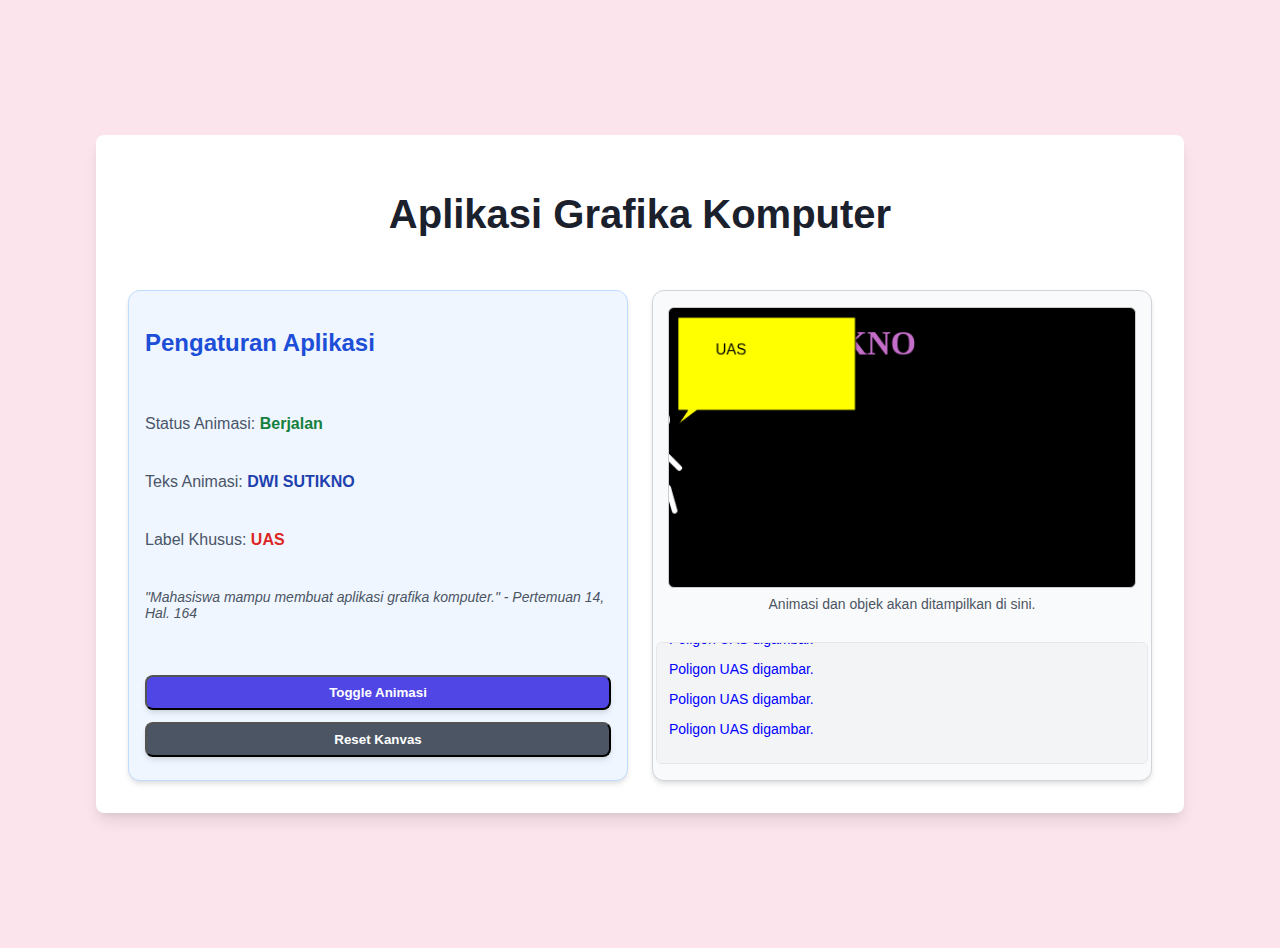
<file: per14.html>
<!DOCTYPE html>
<html lang="id">
<head>
    <meta charset="UTF-8">
    <meta name="viewport" content="width=device-width, initial-scale=1.0">
    <title>Aplikasi Grafika Komputer Sederhana</title>
    <style>
        /* Custom font for a clean look */
        body {
            font-family: 'Inter', sans-serif;
            background-color: #fce4ec; /* bg-pink-100 */
            padding: 1rem; /* p-4 */
            min-height: 100vh; /* min-h-screen */
            display: flex; /* flex */
            align-items: center; /* items-center */
            justify-content: center; /* justify-center */
        }

        .main-container { /* max-w-4xl w-full bg-white shadow-lg rounded-lg p-6 md:p-8 space-y-8 */
            max-width: 64rem;
            width: 100%;
            background-color: #ffffff;
            box-shadow: 0 10px 15px -3px rgba(0, 0, 0, 0.1), 0 4px 6px -2px rgba(0, 0, 0, 0.05);
            border-radius: 0.5rem;
            padding: 1.5rem;
            display: flex;
            flex-direction: column;
            gap: 2rem; /* space-y-8 */
        }

        @media (min-width: 768px) { /* md:p-8 */
            .main-container {
                padding: 2rem;
            }
        }

        h1 { /* text-3xl md:text-4xl font-extrabold text-center text-gray-800 mb-6 */
            font-size: 2.25rem;
            line-height: 2.5rem;
            font-weight: 800;
            text-align: center;
            color: #1a202c;
            margin-bottom: 1.5rem;
        }

        @media (min-width: 768px) { /* md:text-4xl */
            h1 {
                font-size: 2.5rem;
                line-height: 1;
            }
        }

        .grid-layout { /* grid grid-cols-1 md:grid-cols-2 gap-6 */
            display: grid;
            grid-template-columns: 1fr;
            gap: 1.5rem; /* gap-6 */
        }

        @media (min-width: 768px) {
            .grid-layout {
                grid-template-columns: repeat(2, minmax(0, 1fr));
            }
        }

        .controls-section { /* space-y-6 border border-blue-200 rounded-xl p-4 bg-blue-50 shadow-md */
            display: flex;
            flex-direction: column;
            gap: 1.5rem; /* space-y-6 */
            border: 1px solid #bfdbfe;
            border-radius: 0.75rem;
            padding: 1rem;
            background-color: #eff6ff;
            box-shadow: 0 4px 6px -1px rgba(0, 0, 0, 0.1), 0 2px 4px -1px rgba(0, 0, 0, 0.06);
        }

        h2 { /* text-2xl font-bold text-blue-700 mb-4 */
            font-size: 1.5rem;
            line-height: 2rem;
            font-weight: 700;
            color: #1d4ed8;
            margin-bottom: 1rem;
        }

        .info-group { /* space-y-2 */
            display: flex;
            flex-direction: column;
            gap: 0.5rem; /* space-y-2 */
        }

        .info-group p { /* text-gray-700 */
            color: #4a5568;
        }

        .info-group .status { /* font-semibold text-green-700 */
            font-weight: 600;
            color: #15803d; /* green-700 */
        }

        .info-group .status.stopped { /* text-red-700 */
            color: #b91c1c; /* red-700 */
        }

        .info-group .animated-text { /* font-semibold text-blue-800 */
            font-weight: 600;
            color: #1e40af; /* blue-800 */
        }

        .info-group .special-label { /* font-semibold text-red-600 */
            font-weight: 600;
            color: #dc2626; /* red-600 */
        }

        .info-group .italic-text { /* text-gray-600 text-sm italic mt-4 */
            color: #4b5563;
            font-size: 0.875rem;
            font-style: italic;
            margin-top: 1rem; /* mt-4 */
        }

        .button-group { /* flex flex-col space-y-3 pt-4 */
            display: flex;
            flex-direction: column;
            gap: 0.75rem; /* space-y-3 */
            padding-top: 1rem; /* pt-4 */
        }

        button {
            transition: all 0.3s ease;
            width: 100%; /* w-full */
            color: #ffffff; /* text-white */
            font-weight: 700; /* font-bold */
            padding: 0.5rem 1rem; /* py-2 px-4 */
            border-radius: 0.5rem; /* rounded-lg */
            box-shadow: 0 4px 6px -1px rgba(0, 0, 0, 0.1), 0 2px 4px -1px rgba(0, 0, 0, 0.06); /* shadow-md */
        }
        button:hover {
            transform: translateY(-2px);
            box-shadow: 0 4px 8px rgba(0, 0, 0, 0.2);
        }
        button:active {
            transform: translateY(0);
            box-shadow: none;
        }

        #toggleAnimationBtn { /* bg-indigo-600 hover:bg-indigo-700 */
            background-color: #4f46e5;
        }
        #toggleAnimationBtn:hover {
            background-color: #4338ca;
        }

        #resetCanvasBtn { /* bg-gray-600 hover:bg-gray-700 */
            background-color: #4b5563;
        }
        #resetCanvasBtn:hover {
            background-color: #374151;
        }

        .canvas-section { /* flex flex-col items-center justify-center border border-gray-300 rounded-xl p-4 bg-gray-50 shadow-md */
            display: flex;
            flex-direction: column;
            align-items: center;
            justify-content: center;
            border: 1px solid #d1d5db;
            border-radius: 0.75rem;
            padding: 1rem;
            background-color: #f9fafb;
            box-shadow: 0 4px 6px -1px rgba(0, 0, 0, 0.1), 0 2px 4px -1px rgba(0, 0, 0, 0.06);
        }

        canvas {
            border: 1px solid #ccc;
            background-color: #000; /* Black background as in Java example */
            width: 100%; /* w-full */
            height: auto; /* h-auto */
            border-radius: 0.375rem; /* rounded-md */
        }

        .canvas-caption { /* text-gray-600 mt-2 text-sm */
            color: #4b5563;
            margin-top: 0.5rem;
            font-size: 0.875rem;
        }

        #outputLog { /* mt-4 p-3 bg-gray-100 border border-gray-200 rounded-md text-sm text-gray-700 overflow-auto h-24 w-full */
            margin-top: 1rem;
            padding: 0.75rem;
            background-color: #f3f4f6;
            border: 1px solid #e5e7eb;
            border-radius: 0.375rem;
            font-size: 0.875rem;
            color: #374151;
            overflow: auto;
            height: 6rem; /* h-24 */
            width: 100%;
        }
    </style>
</head>
<body class="bg-pink-100 p-4 min-h-screen flex items-center justify-center">
    <div class="main-container">
        <h1>Aplikasi Grafika Komputer</h1>

        <div class="grid-layout">
            <div class="controls-section">
                <h2>Pengaturan Aplikasi</h2>

                <div class="info-group">
                    <p>Status Animasi: <span id="animationStatus" class="status">Berjalan</span></p>
                    <p>Teks Animasi: <span id="animatedTextDisplay" class="animated-text">DWI SUTIKNO</span></p>
                    <p>Label Khusus: <span class="special-label">UAS</span></p>
                    <p class="italic-text">"Mahasiswa mampu membuat aplikasi grafika komputer." - Pertemuan 14, Hal. 164</p>
                </div>

                <div class="button-group">
                    <button id="toggleAnimationBtn">
                        Toggle Animasi
                    </button>
                    <button id="resetCanvasBtn">
                        Reset Kanvas
                    </button>
                </div>
            </div>

            <div class="canvas-section">
                <canvas id="graphicsCanvas" width="500" height="300"></canvas>
                <p class="canvas-caption">Animasi dan objek akan ditampilkan di sini.</p>
                <div id="outputLog">
                    </div>
            </div>
        </div>
    </div>

    <script>
        const canvas = document.getElementById('graphicsCanvas');
        const ctx = canvas.getContext('2d');
        const outputLog = document.getElementById('outputLog');
        const toggleAnimationBtn = document.getElementById('toggleAnimationBtn');
        const resetCanvasBtn = document.getElementById('resetCanvasBtn');
        const animationStatusSpan = document.getElementById('animationStatus');

        // Animation variables (adapted from Java example)
        let xOrang = -100; // x-coordinate for the stick figure
        let v = 1;         // Animation state (1 or 2 for different poses)
        let animationInterval; // Stores the interval ID for animation loop

        // Text animation variables
        let textXOffset = 0;
        let textYOffset = 0;
        let currentAlpha = 255;
        let alphaDirection = -1; // -1 for decreasing, 1 for increasing

        // Constants
        const ANIMATION_SPEED = 150; // Milliseconds per frame for stick figure
        const MAX_ALPHA = 240;
        const MIN_ALPHA = 15;
        const DEFAULT_TEXT = "DWI SUTIKNO";
        const UAS_LABEL_TEXT = "UAS";

        /**
         * Logs a message to the output log.
         * @param {string} message - The message to log.
         * @param {string} color - The color of the text.
         */
        function logMessage(message, color = 'black') {
            const p = document.createElement('p');
            p.textContent = message;
            p.style.color = color;
            outputLog.appendChild(p);
            outputLog.scrollTop = outputLog.scrollHeight; // Auto-scroll to bottom
        }

        /**
         * Draws the animated text.
         * @param {CanvasRenderingContext2D} g2 - The 2D rendering context.
         */
        function drawText(g2) {
            g2.font = "bold 35px 'Comic Sans MS'"; // Font as in Java example
            
            // Random color logic adapted to JavaScript canvas
            const r = Math.floor(Math.random() * 250);
            const g = Math.floor(Math.random() * 250);
            const b = Math.floor(Math.random() * 250);
            
            // Convert currentAlpha to a 0-1 range for rgba
            const alpha = currentAlpha / 255; 
            g2.fillStyle = `rgba(${r}, ${g}, ${b}, ${alpha})`;

            g2.fillText(DEFAULT_TEXT, 20 + textXOffset, 50 + textYOffset);
        }

        /**
         * Draws the stick figure animation.
         * @param {CanvasRenderingContext2D} g2 - The 2D rendering context.
         * @param {number} x - X position of the figure.
         * @param {number} y - Y position of the figure.
         * @param {number} v - Animation pose state (1 or 2).
         */
        function drawOrang(g2, x, y, v) {
            g2.lineCap = 'round';
            g2.lineJoin = 'round';
            g2.lineWidth = 6;
            g2.strokeStyle = 'white'; // Stroke color for lines
            g2.fillStyle = 'white'; // Fill color for head

            // Head
            g2.beginPath();
            if (v === 1) {
                g2.arc(x + 38 + 10, y + 10 + 10, 10, 0, Math.PI * 2); // kepala (x+38, y+10, 20, 20) -> radius 10, center x+48, y+20
            } else { // v === 2
                g2.arc(x + 42 + 10, y + 10 + 10, 10, 0, Math.PI * 2); // kepala1 (x+42, y+10, 20, 20) -> radius 10, center x+52, y+20
            }
            g2.fill();
            g2.stroke();

            // Body and Limbs (simplified from GeneralPath to basic lines)
            g2.beginPath();
            if (v === 1) {
                // Body
                g2.moveTo(x + 46, y + 32);
                g2.lineTo(x + 46, y + 69);
                g2.lineTo(x + 46, y + 93);

                // Arms
                g2.moveTo(x + 46, y + 32); // Right arm
                g2.lineTo(x + 54, y + 55);
                g2.lineTo(x + 71, y + 72);

                g2.moveTo(x + 46, y + 32); // Left arm
                g2.lineTo(x + 34, y + 52);
                g2.lineTo(x + 27, y + 73);

                // Legs
                g2.moveTo(x + 46, y + 93); // Right leg
                g2.lineTo(x + 59, y + 93);
                g2.lineTo(x + 66, y + 118);

                g2.moveTo(x + 46, y + 93); // Left leg
                g2.lineTo(x + 26, y + 112);

            } else { // v === 2
                // Body
                g2.moveTo(x + 46, y + 29);
                g2.lineTo(x + 46, y + 68);
                g2.lineTo(x + 52, y + 90);

                // Arms
                g2.moveTo(x + 46, y + 29); // Right arm
                g2.lineTo(x + 49, y + 58);
                g2.lineTo(x + 51, y + 74);

                g2.moveTo(x + 46, y + 29); // Left arm
                g2.lineTo(x + 40, y + 48);
                g2.lineTo(x + 40, y + 77);

                // Legs
                g2.moveTo(x + 52, y + 90); // Right leg
                g2.lineTo(x + 60, y + 92);
                g2.lineTo(x + 38, y + 106); 

                g2.moveTo(x + 52, y + 90); // Left leg
                g2.lineTo(x + 46, y + 120);
            }
            g2.stroke();
        }

        /**
         * Draws the custom polygon for the "UAS" section.
         * @param {CanvasRenderingContext2D} g2 - The 2D rendering context.
         */
        function drawUASPolygon(g2) {
            g2.fillStyle = 'yellow'; // Fill color as in Java example
            g2.strokeStyle = 'black';
            g2.lineWidth = 1;

            g2.beginPath();
            g2.moveTo(10, 10);
            g2.lineTo(200, 10);
            g2.lineTo(200, 110);
            g2.lineTo(30, 110);
            g2.lineTo(10, 125);
            g2.lineTo(20, 110);
            g2.lineTo(10, 110); 
            g2.closePath(); // Ensure path is closed

            g2.fill();
            g2.stroke();

            // Draw "Komputer Grafik 1" text - adapted to "UAS" for the prompt
            g2.fillStyle = 'black';
            g2.font = "16px Arial"; // Adjust font size for better fit
            g2.fillText(UAS_LABEL_TEXT, 50, 50); // Position text inside the polygon
            logMessage('Poligon UAS digambar.', 'blue');
        }

        /**
         * Main drawing function.
         */
        function drawScene() {
            ctx.clearRect(0, 0, canvas.width, canvas.height); // Clear entire canvas

            drawText(ctx);
            drawOrang(ctx, xOrang, 100, v); // yOrang fixed at 100 as per Java example
            drawUASPolygon(ctx);
        }

        /**
         * Updates animation variables.
         */
        function updateAnimationState() {
            // Update stick figure position
            if (xOrang < canvas.width + 50) { // Allow it to go slightly off screen
                xOrang = xOrang + 10;
                v = (v === 1) ? 2 : 1; // Toggle pose
            } else {
                xOrang = -100; // Reset position to start from left
            }

            // Update text color transparency
            if (currentAlpha <= MIN_ALPHA || currentAlpha >= MAX_ALPHA) {
                alphaDirection *= -1; // Reverse direction
            }
            currentAlpha += alphaDirection * 15; // Change alpha by 15 steps

            // Update random text offset (similar to Math.random()*10)
            textXOffset = Math.floor(Math.random() * 10);
            textYOffset = Math.floor(Math.random() * 10);
        }

        /**
         * Starts the animation loop.
         */
        function startAnimation() {
            if (!animationInterval) {
                animationInterval = setInterval(() => {
                    updateAnimationState();
                    drawScene(); // Redraw every frame
                }, ANIMATION_SPEED); // Use ANIMATION_SPEED for the main animation loop

                animationStatusSpan.textContent = 'Berjalan';
                animationStatusSpan.classList.remove('status-stopped');
                animationStatusSpan.classList.add('status');
                logMessage('Animasi dimulai.', 'green');
            }
        }

        /**
         * Stops the animation loop.
         */
        function stopAnimation() {
            if (animationInterval) {
                clearInterval(animationInterval);
                animationInterval = null;
                animationStatusSpan.textContent = 'Berhenti';
                animationStatusSpan.classList.remove('status');
                animationStatusSpan.classList.add('status-stopped');
                logMessage('Animasi dihentikan.', 'red');
            }
        }

        /**
         * Toggles animation on/off.
         */
        function toggleAnimation() {
            if (animationInterval) {
                stopAnimation();
            } else {
                startAnimation();
            }
        }

        /**
         * Resets the canvas and animation state.
         */
        function resetApplication() {
            stopAnimation(); // Stop animation first
            xOrang = -100;
            v = 1;
            currentAlpha = 255;
            alphaDirection = -1;
            textXOffset = 0;
            textYOffset = 0;
            drawScene(); // Draw initial state
            logMessage('Aplikasi direset.', 'orange');
            startAnimation(); // Restart animation after reset
        }

        // Event Listeners
        toggleAnimationBtn.addEventListener('click', toggleAnimation);
        resetCanvasBtn.addEventListener('click', resetApplication);

        // Initial setup on load
        window.onload = function() {
            drawScene(); // Initial draw
            startAnimation(); // Start animation automatically on load
            logMessage('Aplikasi siap. Animasi dimulai secara otomatis.');
        };
    </script>
</body>
</html>
</file>
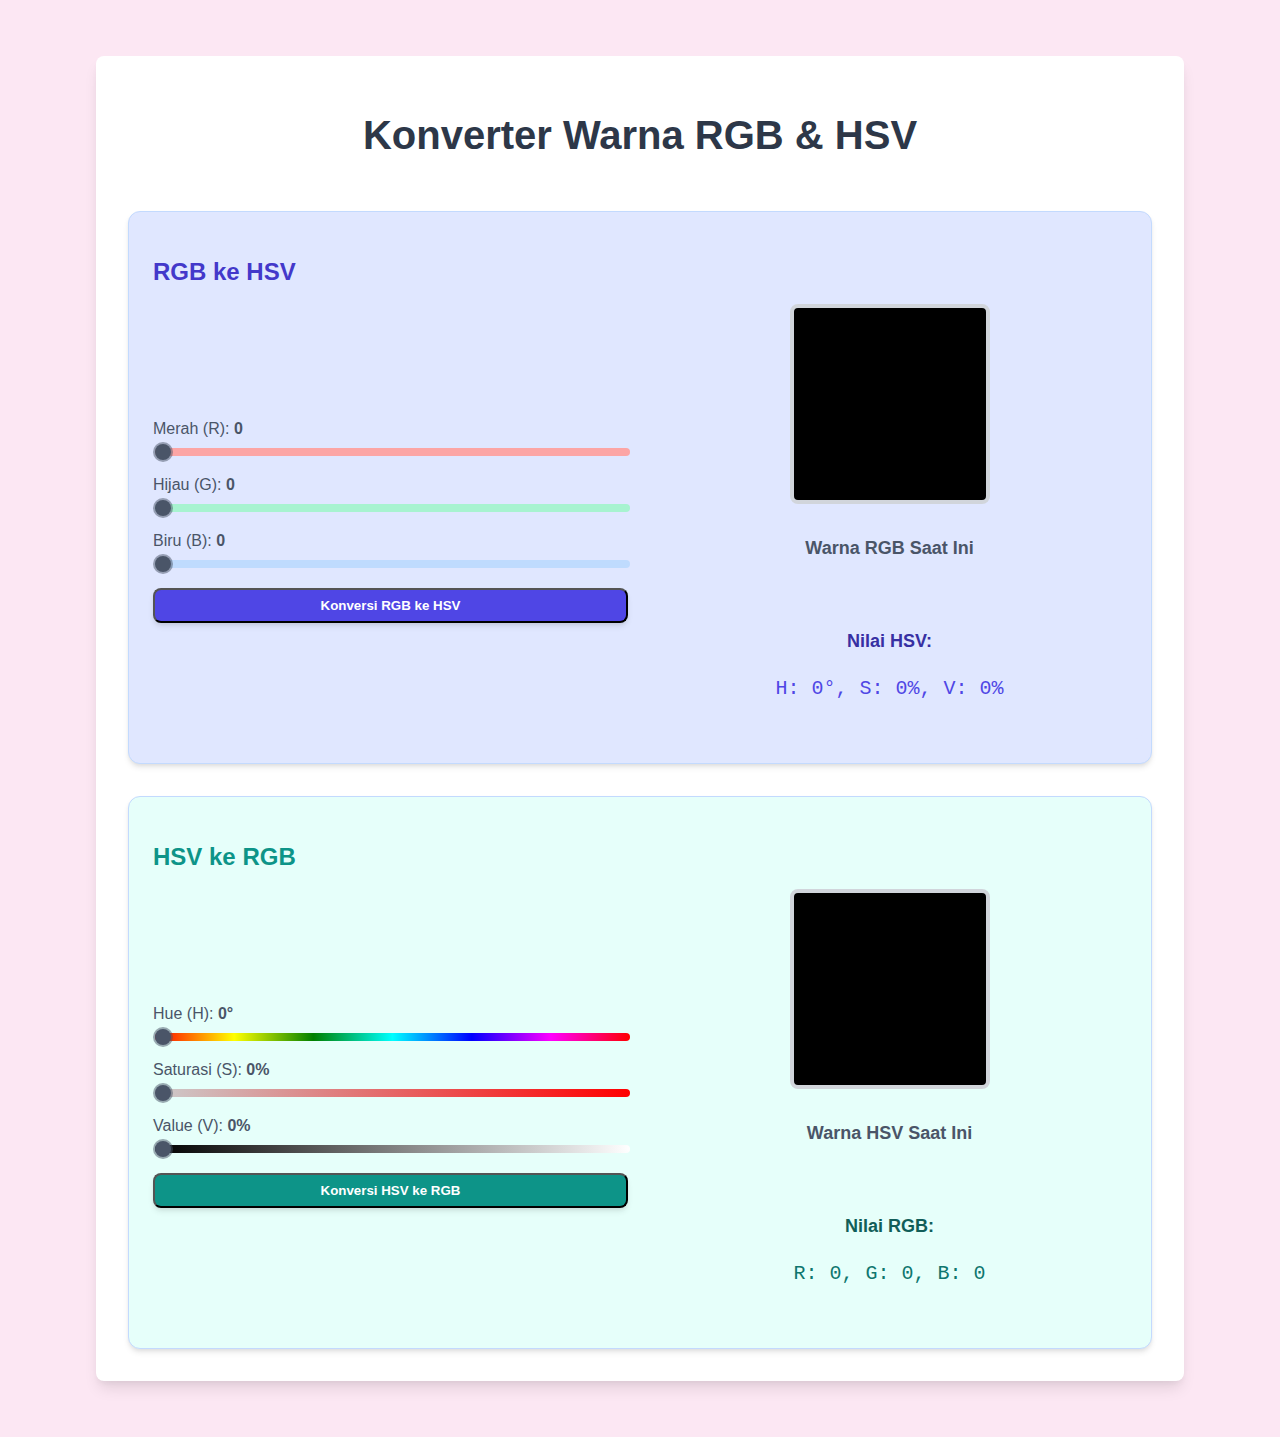
<file: per2.html>
<!DOCTYPE html>
<html lang="id">
<head>
    <meta charset="UTF-8">
    <meta name="viewport" content="width=device-width, initial-scale=1.0">
    <title>Konverter Warna RGB & HSV</title>
    <style>
        
        /* Custom font for a clean look */
        body{  
            font-family: 'Inter', sans-serif;
            background-color: #fce7f3; /* bg-pink-100 */
            padding: 1rem; /* p-4 */
            min-height: 100vh; /* min-h-screen */
            display: flex;
            align-items: center;
            justify-content: center;
        }
        

        .container {
            max-width: 64rem; /* max-w-4xl */
            width: 100%;
            background-color: #ffffff; /* bg-white */
            box-shadow: 0 10px 15px -3px rgba(0, 0, 0, 0.1), 0 4px 6px -2px rgba(0, 0, 0, 0.05); /* shadow-lg */
            border-radius: 0.5rem; /* rounded-lg */
            padding: 1.5rem; /* p-6 */
            margin-top: 2rem; /* Adjusted for overall spacing */
            margin-bottom: 2rem; /* Adjusted for overall spacing */
            display: flex;
            flex-direction: column;
            gap: 2rem; /* space-y-8 */
        }

        @media (min-width: 768px) {
            .container {
                padding: 2rem; /* md:p-8 */
            }
        }

        h1 {
            font-size: 2.25rem; /* text-3xl */
            line-height: 2.5rem; /* leading-9 */
            font-weight: 800; /* font-extrabold */
            text-align: center;
            color: #2d3748; /* text-gray-800 */
            margin-bottom: 1.5rem; /* mb-6 */
        }

        @media (min-width: 768px) {
            h1 {
                font-size: 2.5rem; /* md:text-4xl */
                line-height: 1; /* md:leading-10 */
            }
        }

        .section-box {
            border: 1px solid #c3dafe; /* border-indigo-200 or border-teal-200 */
            border-radius: 0.75rem; /* rounded-xl */
            padding: 1.5rem; /* p-6 */
            box-shadow: 0 4px 6px -1px rgba(0, 0, 0, 0.1), 0 2px 4px -1px rgba(0, 0, 0, 0.06); /* shadow-md */
        }

        .rgb-section-bg {
            background-color: #e0e7ff; /* bg-indigo-50 */
        }

        .hsv-section-bg {
            background-color: #e6fffa; /* bg-teal-50 */
        }

        h2 {
            font-size: 1.5rem; /* text-2xl */
            line-height: 2rem; /* leading-8 */
            font-weight: 700; /* font-bold */
            margin-bottom: 1rem; /* mb-4 */
        }

        .rgb-h2-color {
            color: #4338ca; /* text-indigo-700 */
        }

        .hsv-h2-color {
            color: #0d9488; /* text-teal-700 */
        }

        .grid-layout {
            display: grid;
            grid-template-columns: 1fr; /* grid-cols-1 */
            gap: 1.5rem; /* gap-6 */
            align-items: center;
        }

        @media (min-width: 768px) {
            .grid-layout {
                grid-template-columns: repeat(2, 1fr); /* md:grid-cols-2 */
            }
        }

        .input-group {
            display: flex;
            flex-direction: column;
            gap: 1rem; /* space-y-4 */
        }

        .label-text {
            display: block;
            color: #4a5568; /* text-gray-700 */
            font-weight: 500; /* font-medium */
            margin-bottom: 0.25rem; /* mb-1 */
        }

        .value-span {
            font-weight: 600; /* font-semibold */
        }

        input[type="range"] {
            width: 100%;
            height: 0.5rem; /* h-2 */
            border-radius: 0.5rem; /* rounded-lg */
            -webkit-appearance: none;
            appearance: none;
            cursor: pointer;
        }

        input[type="range"]::-webkit-slider-thumb {
            -webkit-appearance: none;
            appearance: none;
            width: 16px;
            height: 16px;
            border-radius: 50%;
            background: #4A5568; /* Tailwind gray-700 */
            cursor: grab;
            box-shadow: 0 0 0 2px rgba(74, 85, 104, 0.5);
            transition: background 0.15s ease-in-out;
        }
        input[type="range"]::-moz-range-thumb {
            width: 16px;
            height: 16px;
            border-radius: 50%;
            background: #4A5568; /* Tailwind gray-700 */
            cursor: grab;
            box-shadow: 0 0 0 2px rgba(74, 85, 104, 0.5);
            transition: background 0.15s ease-in-out;
        }
        input[type="range"]:hover::-webkit-slider-thumb {
            background: #2D3748; /* Tailwind gray-800 */
        }
        input[type="range"]:hover::-moz-range-thumb {
            background: #2D3748; /* Tailwind gray-800 */
        }

        /* Specific range input backgrounds */
        #red { background-color: #fca5a5; /* bg-red-300 */ }
        #green { background-color: #a7f3d0; /* bg-green-300 */ }
        #blue { background-color: #bfdbfe; /* bg-blue-300 */ }

        #hue {
            background: linear-gradient(to right, red, yellow, green, cyan, blue, magenta, red);
        }
        #saturation {
            background: linear-gradient(to right, #ccc, var(--current-hue-color, #f00)); /* Placeholder, will be set by JS */
        }
        #value {
            background: linear-gradient(to right, #000, #fff);
        }

        .convert-button {
            width: 100%;
            font-weight: 700; /* font-bold */
            padding-top: 0.5rem; /* py-2 */
            padding-bottom: 0.5rem;
            padding-left: 1rem; /* px-4 */
            padding-right: 1rem;
            border-radius: 0.5rem; /* rounded-lg */
            transition-property: all; /* transition */
            transition-duration: 300ms; /* duration-300 */
            transition-timing-function: cubic-bezier(0.4, 0, 0.2, 1); /* ease-in-out */
            box-shadow: 0 4px 6px -1px rgba(0, 0, 0, 0.1), 0 2px 4px -1px rgba(0, 0, 0, 0.06); /* shadow-md */
        }

        .convert-button:hover {
            box-shadow: 0 10px 15px -3px rgba(0, 0, 0, 0.1), 0 4px 6px -2px rgba(0, 0, 0, 0.05); /* hover:shadow-lg */
        }

        #convertRgbToHsvBtn {
            background-color: #4f46e5; /* bg-indigo-600 */
            color: #ffffff; /* text-white */
        }
        #convertRgbToHsvBtn:hover {
            background-color: #4338ca; /* hover:bg-indigo-700 */
        }

        #convertHsvToRgbBtn {
            background-color: #0d9488; /* bg-teal-600 */
            color: #ffffff; /* text-white */
        }
        #convertHsvToRgbBtn:hover {
            background-color: #0f766e; /* hover:bg-teal-700 */
        }

        .color-display-area {
            display: flex;
            flex-direction: column;
            align-items: center;
            justify-content: center;
            gap: 1rem; /* space-y-4 */
        }

        .color-box {
            width: 8rem; /* w-32 */
            height: 8rem; /* h-32 */
            border-radius: 0.5rem; /* rounded-lg */
            border: 4px solid #d1d5db; /* border-4 border-gray-300 */
            box-shadow: inset 0 2px 4px 0 rgba(0, 0, 0, 0.06); /* shadow-inner */
        }

        @media (min-width: 768px) {
            .color-box {
                width: 12rem; /* md:w-48 */
                height: 12rem; /* md:h-48 */
            }
        }

        .color-box-label {
            color: #4a5568; /* text-gray-700 */
            font-weight: 600; /* font-semibold */
            font-size: 1.125rem; /* text-lg */
        }

        .output-box {
            background-color: #e0e7ff; /* bg-indigo-100 or bg-teal-100 */
            padding: 1rem; /* p-4 */
            border-radius: 0.5rem; /* rounded-lg */
            width: 100%;
            text-align: center;
        }
        .hsv-output-box {
            background-color: #e0e7ff; /* bg-indigo-100 */
        }
        .rgb-output-box {
            background-color: #e6fffa; /* bg-teal-100 */
        }

        .output-label {
            font-size: 1.125rem; /* text-lg */
            line-height: 1.75rem; /* leading-7 */
            font-weight: 700; /* font-bold */
        }
        .hsv-output-label {
            color: #3730a3; /* text-indigo-800 */
        }
        .rgb-output-label {
            color: #115e59; /* text-teal-800 */
        }


        .output-value {
            font-size: 1.25rem; /* text-xl */
            line-height: 1.75rem; /* leading-7 */
            font-family: monospace; /* font-mono */
        }
        .hsv-output-value {
            color: #4f46e5; /* text-indigo-600 */
        }
        .rgb-output-value {
            color: #0f766e; /* text-teal-600 */
        }
    </style>
</head>
<body
 class="bg-pink-100 p-4 min-h-screen flex items-center justify-center">
    <div class="container">
        
        <h1>Konverter Warna RGB & HSV</h1>

        <div class="section-box rgb-section-bg">
            <h2 class="rgb-h2-color">RGB ke HSV</h2>
            <div class="grid-layout">
                <div class="input-group">
                    <div>
                        <label for="red" class="label-text">Merah (R): <span id="redValue" class="value-span">0</span></label>
                        <input type="range" id="red" min="0" max="255" value="0">
                    </div>
                    <div>
                        <label for="green" class="label-text">Hijau (G): <span id="greenValue" class="value-span">0</span></label>
                        <input type="range" id="green" min="0" max="255" value="0">
                    </div>
                    <div>
                        <label for="blue" class="label-text">Biru (B): <span id="blueValue" class="value-span">0</span></label>
                        <input type="range" id="blue" min="0" max="255" value="0">
                    </div>
                    <button id="convertRgbToHsvBtn" class="convert-button">
                        Konversi RGB ke HSV
                    </button>
                </div>

                <div class="color-display-area">
                    <div id="rgbColorBox" class="color-box" style="background-color: rgb(0,0,0);"></div>
                    <p class="color-box-label">Warna RGB Saat Ini</p>
                    <div class="output-box hsv-output-box">
                        <p class="output-label hsv-output-label">Nilai HSV:</p>
                        <p id="hsvOutput" class="output-value hsv-output-value">H: 0°, S: 0%, V: 0%</p>
                    </div>
                </div>
            </div>
        </div>

        <div class="section-box hsv-section-bg">
            <h2 class="hsv-h2-color">HSV ke RGB</h2>
            <div class="grid-layout">
                <div class="input-group">
                    <div>
                        <label for="hue" class="label-text">Hue (H): <span id="hueValue" class="value-span">0°</span></label>
                        <input type="range" id="hue" min="0" max="360" value="0">
                    </div>
                    <div>
                        <label for="saturation" class="label-text">Saturasi (S): <span id="saturationValue" class="value-span">0%</span></label>
                        <input type="range" id="saturation" min="0" max="100" value="0">
                    </div>
                    <div>
                        <label for="value" class="label-text">Value (V): <span id="valueValue" class="value-span">0%</span></label>
                        <input type="range" id="value" min="0" max="100" value="0">
                    </div>
                    <button id="convertHsvToRgbBtn" class="convert-button">
                        Konversi HSV ke RGB
                    </button>
                </div>

                <div class="color-display-area">
                    <div id="hsvColorBox" class="color-box" style="background-color: hsl(0,0%,0%);"></div>
                    <p class="color-box-label">Warna HSV Saat Ini</p>
                    <div class="output-box rgb-output-box">
                        <p class="output-label rgb-output-label">Nilai RGB:</p>
                        <p id="rgbOutput" class="output-value rgb-output-value">R: 0, G: 0, B: 0</p>
                    </div>
                </div>
            </div>
        </div>
    </div>

    <script>
        // DOM Elements
        const redInput = document.getElementById('red');
        const greenInput = document.getElementById('green');
        const blueInput = document.getElementById('blue');
        const redValueSpan = document.getElementById('redValue');
        const greenValueSpan = document.getElementById('greenValue');
        const blueValueSpan = document.getElementById('blueValue');
        const rgbColorBox = document.getElementById('rgbColorBox');
        const hsvOutput = document.getElementById('hsvOutput');
        const convertRgbToHsvBtn = document.getElementById('convertRgbToHsvBtn');

        const hueInput = document.getElementById('hue');
        const saturationInput = document.getElementById('saturation');
        const valueInput = document.getElementById('value');
        const hueValueSpan = document.getElementById('hueValue');
        const saturationValueSpan = document.getElementById('saturationValue');
        const valueValueSpan = document.getElementById('valueValue');
        const hsvColorBox = document.getElementById('hsvColorBox');
        const rgbOutput = document.getElementById('rgbOutput');
        const convertHsvToRgbBtn = document.getElementById('convertHsvToRgbBtn');

        /**
         * Converts an RGB color value to HSV. Conversion formula
         * adapted from http://en.wikipedia.org/wiki/HSV_color_space.
         * Assumes r, g, and b are contained in the set [0, 255] and
         * returns h, s, and v in the set [0, 1].
         *
         * @param   Number  r       The red color value
         * @param   Number  g       The green color value
         * @param   Number  b       The blue color value
         * @return  Array           The HSV representation
         */
        function rgbToHsv(r, g, b) {
            // Normalize R, G, B to the range [0, 1] as per PDF formula
            r /= 255;
            g /= 255;
            b /= 255;

            const cmax = Math.max(r, g, b);
            const cmin = Math.min(r, g, b);
            const delta = cmax - cmin; // Delta as per PDF

            let h = 0;
            if (delta === 0) { // If delta is 0, hue is 0
                h = 0;
            } else if (cmax === r) { // cmax = R'
                h = 60 * (((g - b) / delta) % 6);
            } else if (cmax === g) { // cmax = G'
                h = 60 * (((b - r) / delta) + 2);
            } else { // cmax = B'
                h = 60 * (((r - g) / delta) + 4);
            }

            // Ensure hue is non-negative
            if (h < 0) {
                h += 360;
            }

            let s = 0;
            if (cmax === 0) { // If cmax is 0, saturation is 0
                s = 0;
            } else {
                s = delta / cmax;
            }

            const v = cmax; // Value is cmax

            // Return H (0-360), S (0-100), V (0-100)
            return [Math.round(h), Math.round(s * 100), Math.round(v * 100)];
        }

        /**
         * Converts an HSV color value to RGB. Conversion formula
         * adapted from http://en.wikipedia.org/wiki/HSV_color_space.
         * Assumes h, s, and v are contained in the set [0, 1] and
         * returns r, g, and b in the set [0, 255].
         *
         * @param   Number  h       The hue
         * @param   Number  s       The saturation
         * @param   Number  v       The value
         * @return  Array           The RGB representation
         */
        function hsvToRgb(h, s, v) {
            // Normalize S and V to [0, 1]
            s /= 100;
            v /= 100;

            const i = Math.floor(h / 60); // [h/60]mod6 from PDF (integer part)
            const f = (h / 60) - i;      // f = h/60 - hi from PDF
            const p = v * (1 - s);       // p = v * (1-s) from PDF
            const q = v * (1 - f * s);   // q = v * (1-f*s) from PDF
            const t = v * (1 - (1 - f) * s); // t = v * (1-(1-f)*s) from PDF

            let r, g, b;

            switch (i % 6) {
                case 0: r = v; g = t; b = p; break;
                case 1: r = q; g = v; b = p; break;
                case 2: r = p; g = v; b = t; break;
                case 3: r = p; g = q; b = v; break;
                case 4: r = t; g = p; b = v; break;
                case 5: r = v; g = p; b = q; break;
            }

            // Return R, G, B in the range [0, 255]
            return [Math.round(r * 255), Math.round(g * 255), Math.round(b * 255)];
        }

        // --- RGB to HSV Logic ---
        function updateRgbColor() {
            const r = redInput.value;
            const g = greenInput.value;
            const b = blueInput.value;

            redValueSpan.textContent = r;
            greenValueSpan.textContent = g;
            blueValueSpan.textContent = b;
            rgbColorBox.style.backgroundColor = `rgb(${r},${g},${b})`;
            performRgbToHsvConversion(); // Convert automatically on input change
        }

        function performRgbToHsvConversion() {
            const r = parseInt(redInput.value);
            const g = parseInt(greenInput.value);
            const b = parseInt(blueInput.value);

            const [h, s, v] = rgbToHsv(r, g, b);
            hsvOutput.textContent = `H: ${h}°, S: ${s}%, V: ${v}%`;
        }

        // Add event listeners for RGB inputs
        redInput.addEventListener('input', updateRgbColor);
        greenInput.addEventListener('input', updateRgbColor);
        blueInput.addEventListener('input', updateRgbColor);
        // convertRgbToHsvBtn.addEventListener('click', performRgbToHsvConversion); // No longer needed with auto-update

        // Initial update for RGB section
        updateRgbColor();


        // --- HSV to RGB Logic ---
        function updateHsvColor() {
            const h = hueInput.value;
            const s = saturationInput.value;
            const v = valueInput.value;

            hueValueSpan.textContent = `${h}°`;
            saturationValueSpan.textContent = `${s}%`;
            valueValueSpan.textContent = `${v}%`;
            // Use HSL for CSS display for better visual representation of HSV
            hsvColorBox.style.backgroundColor = `hsl(${h}, ${s}%, ${v}%)`;

            // Update saturation slider background dynamically based on hue
            const saturationSlider = document.getElementById('saturation');
            saturationSlider.style.background = `linear-gradient(to right, #ccc, hsl(${h}, 100%, 50%))`;

            performHsvToRgbConversion(); // Convert automatically on input change
        }

        function performHsvToRgbConversion() {
            const h = parseInt(hueInput.value);
            const s = parseInt(saturationInput.value);
            const v = parseInt(valueInput.value);

            const [r, g, b] = hsvToRgb(h, s, v);
            rgbOutput.textContent = `R: ${r}, G: ${g}, B: ${b}`;
        }

        // Add event listeners for HSV inputs
        hueInput.addEventListener('input', updateHsvColor);
        saturationInput.addEventListener('input', updateHsvColor);
        valueInput.addEventListener('input', updateHsvColor);
        // convertHsvToRgbBtn.addEventListener('click', performHsvToRgbConversion); // No longer needed with auto-update

        // Initial update for HSV section
        updateHsvColor();
    </script>
</body>
</html>
</file>
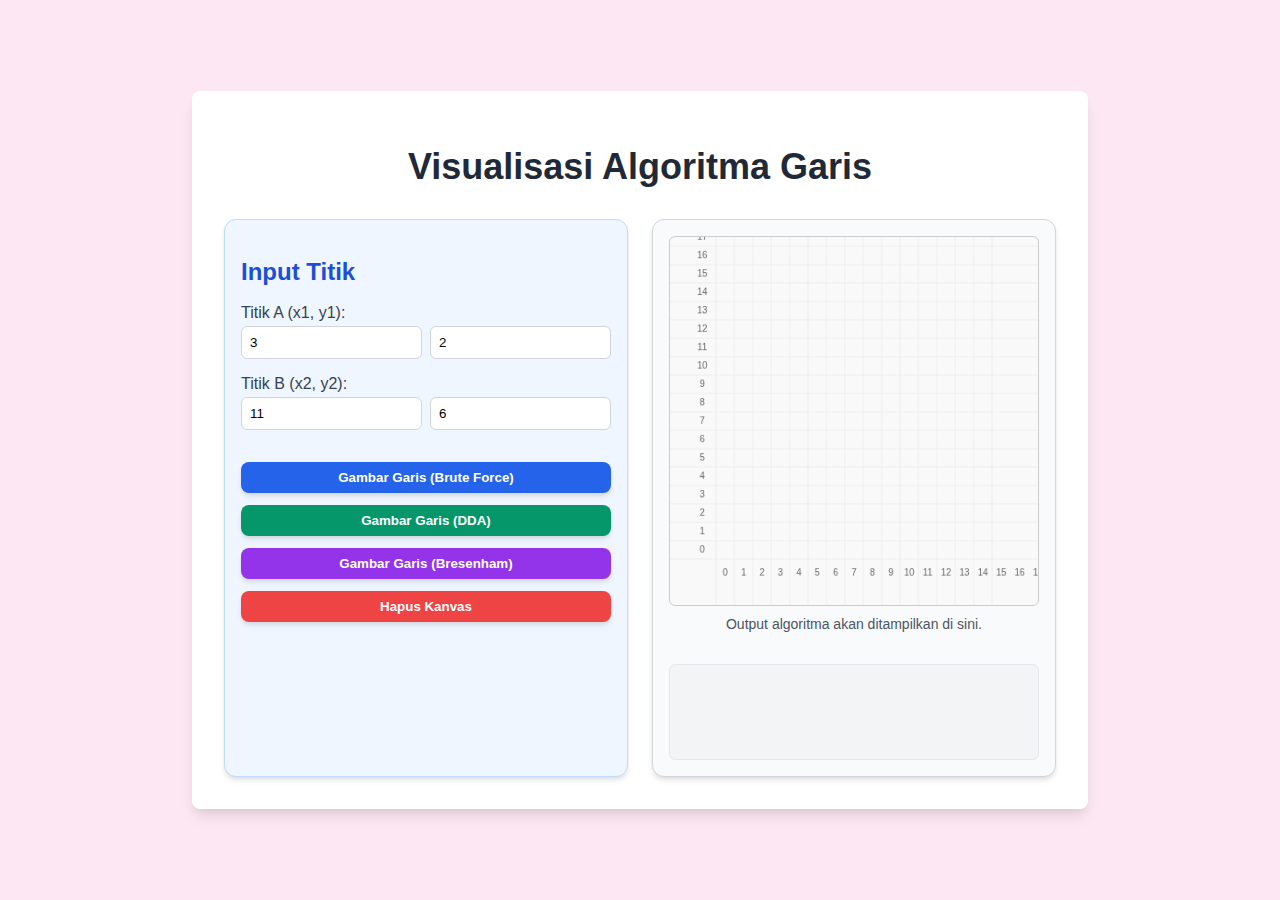
<file: per3.html>
<!DOCTYPE html>
<html lang="id">
<head>
    <meta charset="UTF-8">
    <meta name="viewport" content="width=device-width, initial-scale=1.0">
    <title>Visualisasi Algoritma Garis</title>
    <style>
        /* Base styles from Tailwind's preflight and common utilities */
        *, *::before, *::after {
            box-sizing: border-box;
            border-width: 0;
            border-style: solid;
            border-color: #e5e7eb; /* gray-200 */
        }
        body {
            font-family: 'Inter', sans-serif;
            margin: 0;
            line-height: inherit;
            background-color: #fce7f3; /* bg-pink-100 */
            padding: 1rem; /* p-4 */
            min-height: 100vh;
            display: flex;
            align-items: center;
            justify-content: center;
        }

        /* Container styling */
        .max-w-4xl {
            max-width: 56rem; /* Equivalent to 900px, common for max-w-4xl */
        }
        .w-full {
            width: 100%;
        }
        .bg-white {
            background-color: #fff;
        }
        .shadow-lg {
            box-shadow: 0 10px 15px -3px rgba(0, 0, 0, 0.1), 0 4px 6px -2px rgba(0, 0, 0, 0.05);
        }
        .rounded-lg {
            border-radius: 0.5rem;
        }
        .p-6 {
            padding: 1.5rem;
        }
        .md\:p-8 {
            padding: 2rem; /* On medium screens and up */
        }
        .space-y-8 > :not([hidden]) ~ :not([hidden]) {
            margin-top: 2rem;
            margin-bottom: 0;
        }

        /* Heading styles */
        .text-3xl {
            font-size: 1.875rem; /* 30px */
            line-height: 2.25rem; /* 36px */
        }
        .md\:text-4xl {
            font-size: 2.25rem; /* 36px */
            line-height: 2.5rem; /* 40px */
        }
        .font-extrabold {
            font-weight: 800;
        }
        .text-center {
            text-align: center;
        }
        .text-gray-800 {
            color: #1f2937;
        }
        .mb-6 {
            margin-bottom: 1.5rem;
        }

        /* Grid layout */
        .grid {
            display: grid;
        }
        .grid-cols-1 {
            grid-template-columns: repeat(1, minmax(0, 1fr));
        }
        .md\:grid-cols-2 {
            grid-template-columns: repeat(2, minmax(0, 1fr)); /* On medium screens and up */
        }
        .gap-6 {
            gap: 1.5rem;
        }

        /* Input section styling */
        .border {
            border-width: 1px;
        }
        .border-blue-200 {
            border-color: #bfdbfe;
        }
        .rounded-xl {
            border-radius: 0.75rem;
        }
        .p-4 {
            padding: 1rem;
        }
        .bg-blue-50 {
            background-color: #eff6ff;
        }
        .shadow-md {
            box-shadow: 0 4px 6px -1px rgba(0, 0, 0, 0.1), 0 2px 4px -1px rgba(0, 0, 0, 0.06);
        }
        .text-2xl {
            font-size: 1.5rem; /* 24px */
            line-height: 2rem; /* 32px */
        }
        .font-bold {
            font-weight: 700;
        }
        .text-blue-700 {
            color: #1d4ed8;
        }
        .space-y-4 > :not([hidden]) ~ :not([hidden]) {
            margin-top: 1rem;
            margin-bottom: 0;
        }
        .mb-4 {
            margin-bottom: 1rem;
        }
        .block {
            display: block;
        }
        .text-gray-700 {
            color: #374151;
        }
        .font-medium {
            font-weight: 500;
        }
        .mb-1 {
            margin-bottom: 0.25rem;
        }
        .flex {
            display: flex;
        }
        .space-x-2 > :not([hidden]) ~ :not([hidden]) {
            margin-right: 0;
            margin-left: 0.5rem;
        }
        .w-1\/2 {
            width: 50%;
        }
        .p-2 {
            padding: 0.5rem;
        }
        .border-gray-300 {
            border-color: #d1d5db;
        }
        .rounded-md {
            border-radius: 0.375rem;
        }
        .focus\:ring-blue-500:focus {
            /* --tw-ring-color: #3b82f6; Ini adalah variabel Tailwind, perlu diganti */
            /* box-shadow: var(--tw-ring-offset-shadow, 0 0 #0000), var(--tw-ring-shadow, 0 0 #0000), var(--tw-shadow); Ini juga variabel Tailwind */

            /* Ganti dengan box-shadow yang mensimulasikan 'ring' */
            box-shadow: 0 0 0 3px rgba(59, 130, 246, 0.5); /* 3px ring dengan warna blue-500 dan sedikit transparansi */
            outline: 2px solid transparent; /* Untuk menjaga konsistensi dengan default browser dan Tailwind */
            outline-offset: 2px; /* Untuk menjaga konsistensi */

            /* Properti ring-color, ring-offset-color, ring-offset-width, ring-width tidak relevan lagi tanpa variabel Tailwind */
            /* ring-color: var(--tw-ring-color); */
            /* ring-offset-color: var(--tw-ring-offset-color); */
            /* ring-offset-width: var(--tw-ring-offset-width); */
            /* ring-width: var(--tw-ring-width); */
        }
        .focus\:border-blue-500:focus {
            border-color: #3b82f6;
        }
        .flex-col {
            flex-direction: column;
        }
        .space-y-3 > :not([hidden]) ~ :not([hidden]) {
            margin-top: 0.75rem;
            margin-bottom: 0;
        }
        .pt-4 {
            padding-top: 1rem;
        }

        /* Button styling */
        button {
            transition: all 0.3s ease;
            cursor: pointer;
            border-radius: 0.5rem; /* rounded-lg */
            padding-top: 0.5rem; /* py-2 */
            padding-bottom: 0.5rem;
            padding-left: 1rem; /* px-4 */
            padding-right: 1rem;
            font-weight: 700; /* font-bold */
            color: #fff; /* text-white */
            box-shadow: 0 4px 6px -1px rgba(0, 0, 0, 0.1), 0 2px 4px -1px rgba(0, 0, 0, 0.06); /* shadow-md */
        }
        button:hover {
            transform: translateY(-2px);
            box-shadow: 0 4px 8px rgba(0, 0, 0, 0.2);
        }
        button:active {
            transform: translateY(0);
            box-shadow: none;
        }

        .bg-blue-600 {
            background-color: #2563eb;
        }
        .hover\:bg-blue-700:hover {
            background-color: #1d4ed8;
        }

        .bg-green-600 {
            background-color: #059669;
        }
        .hover\:bg-green-700:hover {
            background-color: #047857;
        }

        .bg-purple-600 {
            background-color: #9333ea;
        }
        .hover\:bg-purple-700:hover {
            background-color: #7c3aed;
        }

        .bg-red-500 {
            background-color: #ef4444;
        }
        .hover\:bg-red-600:hover {
            background-color: #dc2626;
        }

        /* Canvas section styling */
        .items-center {
            align-items: center;
        }
        .justify-center {
            justify-content: center;
        }
        .border-gray-300 {
            border-color: #d1d5db;
        }
        .bg-gray-50 {
            background-color: #f9fafb;
        }
        canvas {
            border: 1px solid #ccc;
            background-color: #f9f9f9;
            width: 100%; /* w-full */
            height: auto; /* h-auto */
            border-radius: 0.375rem; /* rounded-md */
        }
        .text-gray-600 {
            color: #4b5563;
        }
        .mt-2 {
            margin-top: 0.5rem;
        }
        .text-sm {
            font-size: 0.875rem; /* 14px */
            line-height: 1.25rem; /* 20px */
        }
        .mt-4 {
            margin-top: 1rem;
        }
        .p-3 {
            padding: 0.75rem;
        }
        .bg-gray-100 {
            background-color: #f3f4f6;
        }
        .border-gray-200 {
            border-color: #e5e7eb;
        }
        .text-gray-700 {
            color: #374151;
        }
        .overflow-auto {
            overflow: auto;
        }
        .h-24 {
            height: 6rem; /* 96px */
        }
    </style>
</head>
<body class="bg-pink-100 p-4 min-h-screen flex items-center justify-center">
    <div class="max-w-4xl w-full bg-white shadow-lg rounded-lg p-6 md:p-8 space-y-8">
        <h1 class="text-3xl md:text-4xl font-extrabold text-center text-gray-800 mb-6">
            Visualisasi Algoritma Garis
        </h1>

        <div class="grid grid-cols-1 md:grid-cols-2 gap-6">
            <div class="space-y-4 border border-blue-200 rounded-xl p-4 bg-blue-50 shadow-md">
                <h2 class="text-2xl font-bold text-blue-700 mb-4">Input Titik</h2>
                <div>
                    <label for="x1" class="block text-gray-700 font-medium mb-1">Titik A (x1, y1):</label>
                    <div class="flex space-x-2">
                        <input type="number" id="x1" value="3" class="w-1/2 p-2 border border-gray-300 rounded-md focus:ring-blue-500 focus:border-blue-500">
                        <input type="number" id="y1" value="2" class="w-1/2 p-2 border border-gray-300 rounded-md focus:ring-blue-500 focus:border-blue-500">
                    </div>
                </div>
                <div>
                    <label for="x2" class="block text-gray-700 font-medium mb-1">Titik B (x2, y2):</label>
                    <div class="flex space-x-2">
                        <input type="number" id="x2" value="11" class="w-1/2 p-2 border border-gray-300 rounded-md focus:ring-blue-500 focus:border-blue-500">
                        <input type="number" id="y2" value="6" class="w-1/2 p-2 border border-gray-300 rounded-md focus:ring-blue-500 focus:border-blue-500">
                    </div>
                </div>
                <div class="flex flex-col space-y-3 pt-4">
                    <button id="drawBruteForce" class="bg-blue-600 hover:bg-blue-700 text-white font-bold py-2 px-4 rounded-lg shadow-md">
                        Gambar Garis (Brute Force)
                    </button>
                    <button id="drawDDA" class="bg-green-600 hover:bg-green-700 text-white font-bold py-2 px-4 rounded-lg shadow-md">
                        Gambar Garis (DDA)
                    </button>
                    <button id="drawBresenham" class="bg-purple-600 hover:bg-purple-700 text-white font-bold py-2 px-4 rounded-lg shadow-md">
                        Gambar Garis (Bresenham)
                    </button>
                    <button id="clearCanvas" class="bg-red-500 hover:bg-red-600 text-white font-bold py-2 px-4 rounded-lg shadow-md">
                        Hapus Kanvas
                    </button>
                </div>
            </div>

            <div class="flex flex-col items-center justify-center border border-gray-300 rounded-xl p-4 bg-gray-50 shadow-md">
                <canvas id="lineCanvas" width="400" height="400" class="w-full h-auto rounded-md"></canvas>
                <p class="text-gray-600 mt-2 text-sm">Output algoritma akan ditampilkan di sini.</p>
                <div id="outputLog" class="mt-4 p-3 bg-gray-100 border border-gray-200 rounded-md text-sm text-gray-700 overflow-auto h-24 w-full">
                    </div>
            </div>
        </div>
    </div>

    <script>
        const canvas = document.getElementById('lineCanvas');
        const ctx = canvas.getContext('2d');
        const x1Input = document.getElementById('x1');
        const y1Input = document.getElementById('y1');
        const x2Input = document.getElementById('x2');
        const y2Input = document.getElementById('y2');
        const drawBruteForceBtn = document.getElementById('drawBruteForce');
        const drawDDABtn = document.getElementById('drawDDA');
        const drawBresenhamBtn = document.getElementById('drawBresenham');
        const clearCanvasBtn = document.getElementById('clearCanvas');
        const outputLog = document.getElementById('outputLog');

        // Scaling factor for better visualization on canvas
        const SCALE = 20;
        const OFFSET_X = 50; // Offset to center the drawing area slightly
        const OFFSET_Y = canvas.height - 50; // Offset for Y-axis (canvas Y is inverted)

        /**
         * Clears the canvas and the output log.
         */
        function clearCanvas() {
            ctx.clearRect(0, 0, canvas.width, canvas.height);
            outputLog.innerHTML = '';
            drawGrid(); // Redraw grid after clearing
        }

        /**
         * Logs a message to the output log.
         * @param {string} message - The message to log.
         * @param {string} color - The color of the text (e.g., 'blue', 'green', 'purple').
         */
        function logMessage(message, color = 'black') {
            const p = document.createElement('p');
            p.textContent = message;
            p.style.color = color;
            outputLog.appendChild(p);
            outputLog.scrollTop = outputLog.scrollHeight; // Auto-scroll to bottom
        }

        /**
         * Draws a pixel on the canvas, adjusting for scaling and inverted Y-axis.
         * @param {number} x - X coordinate.
         * @param {number} y - Y coordinate.
         * @param {string} color - Color of the pixel.
         */
        function drawPixel(x, y, color) {
            ctx.fillStyle = color;
            // Adjust coordinates for canvas system (Y-axis inverted, scaling)
            const canvasX = x * SCALE + OFFSET_X;
            const canvasY = OFFSET_Y - (y * SCALE); // Invert Y and apply offset

            ctx.fillRect(canvasX, canvasY, SCALE, SCALE); // Draw a square pixel
            ctx.strokeStyle = '#333';
            ctx.strokeRect(canvasX, canvasY, SCALE, SCALE); // Outline pixel
        }

        /**
         * Draws the coordinate grid on the canvas.
         */
        function drawGrid() {
            ctx.strokeStyle = '#e0e0e0'; // Light gray for grid lines
            ctx.lineWidth = 0.5;

            // Draw vertical lines
            for (let x = OFFSET_X; x <= canvas.width - OFFSET_X; x += SCALE) {
                ctx.beginPath();
                ctx.moveTo(x, 0);
                ctx.lineTo(x, canvas.height);
                ctx.stroke();
            }

            // Draw horizontal lines
            for (let y = OFFSET_Y; y >= OFFSET_Y - canvas.height; y -= SCALE) {
                ctx.beginPath();
                ctx.moveTo(0, y);
                ctx.lineTo(canvas.width, y);
                ctx.stroke();
            }

            // Draw axis labels (simple for now)
            ctx.fillStyle = '#666';
            ctx.font = '10px Arial';
            ctx.textAlign = 'center';
            ctx.textBaseline = 'middle';

            // X-axis labels
            for (let x = 0; x <= (canvas.width - OFFSET_X) / SCALE; x += 1) {
                ctx.fillText(x, x * SCALE + OFFSET_X + SCALE / 2, OFFSET_Y + 15);
            }
            // Y-axis labels
            for (let y = 0; y <= (OFFSET_Y) / SCALE; y += 1) {
                ctx.fillText(y, OFFSET_X - 15, OFFSET_Y - (y * SCALE) - SCALE / 2);
            }
        }


        /**
         * Implements the Brute Force Line Drawing Algorithm.
         * (Based on the provided PDF: y = m(x-x1) + y1)
         * Handles both m < 1 and m > 1 cases, by adapting based on slope.
         */
        function drawLineBruteForce() {
            clearCanvas();
            const x1 = parseInt(x1Input.value);
            const y1 = parseInt(y1Input.value);
            const x2 = parseInt(x2Input.value);
            const y2 = parseInt(y2Input.value);

            logMessage(`--- Menggambar Garis dengan Brute Force dari (${x1},${y1}) ke (${x2},${y2}) ---`, 'blue');

            let points = [];

            const dx = x2 - x1;
            const dy = y2 - y1;

            // Handle vertical line
            if (dx === 0) {
                for (let y = Math.min(y1, y2); y <= Math.max(y1, y2); y++) {
                    points.push([x1, y]);
                    drawPixel(x1, y, 'red');
                }
                logMessage(`Titik-titik yang digambar: ${JSON.stringify(points)}`, 'blue');
                return;
            }

            // Handle horizontal line
            if (dy === 0) {
                for (let x = Math.min(x1, x2); x <= Math.max(x1, x2); x++) {
                    points.push([x, y1]);
                    drawPixel(x, y1, 'red');
                }
                logMessage(`Titik-titik yang digambar: ${JSON.stringify(points)}`, 'blue');
                return;
            }

            const m = dy / dx;

            if (Math.abs(m) <= 1) { // Iterate along X-axis
                const startX = dx > 0 ? x1 : x2;
                const endX = dx > 0 ? x2 : x1;
                const startY = dx > 0 ? y1 : y2;

                for (let x = startX; x <= endX; x++) {
                    const y = m * (x - startX) + startY;
                    const roundedY = Math.round(y);
                    points.push([x, roundedY]);
                    drawPixel(x, roundedY, 'red');
                }
            } else { // Iterate along Y-axis (for m > 1 or m < -1)
                const startY = dy > 0 ? y1 : y2;
                const endY = dy > 0 ? y2 : y1;
                const startX = dy > 0 ? x1 : x2;
                const invM = 1 / m; // 1/m = (x2-x1)/(y2-y1)

                for (let y = startY; y <= endY; y++) {
                    const x = invM * (y - startY) + startX;
                    const roundedX = Math.round(x);
                    points.push([roundedX, y]);
                    drawPixel(roundedX, y, 'red');
                }
            }
            logMessage(`Titik-titik yang digambar: ${JSON.stringify(points)}`, 'blue');
        }

        /**
         * Implements the Digital Differential Analyzer (DDA) Line Drawing Algorithm.
         */
        function drawLineDDA() {
            clearCanvas();
            let x1 = parseInt(x1Input.value);
            let y1 = parseInt(y1Input.value);
            let x2 = parseInt(x2Input.value);
            let y2 = parseInt(y2Input.value);

            logMessage(`--- Menggambar Garis dengan DDA dari (${x1},${y1}) ke (${x2},${y2}) ---`, 'green');

            const dx = x2 - x1;
            const dy = y2 - y1;

            let steps;
            if (Math.abs(dx) > Math.abs(dy)) {
                steps = Math.abs(dx);
            } else {
                steps = Math.abs(dy);
            }

            const xIncrement = dx / steps;
            const yIncrement = dy / steps;

            let currentX = parseFloat(x1);
            let currentY = parseFloat(y1);

            let points = [];

            for (let i = 0; i <= steps; i++) {
                const plotX = Math.round(currentX);
                const plotY = Math.round(currentY);
                points.push([plotX, plotY]);
                drawPixel(plotX, plotY, 'blue');

                currentX += xIncrement;
                currentY += yIncrement;
            }
            logMessage(`Titik-titik yang digambar: ${JSON.stringify(points)}`, 'green');
        }

        /**
         * Implements the Bresenham Line Drawing Algorithm for 0 < m < 1.
         * (Simplified for the primary case as per PDF, but adapted to handle general case)
         */
        function drawLineBresenham() {
            clearCanvas();
            let x1 = parseInt(x1Input.value);
            let y1 = parseInt(y1Input.value);
            let x2 = parseInt(x2Input.value);
            let y2 = parseInt(y2Input.value);

            logMessage(`--- Menggambar Garis dengan Bresenham dari (${x1},${y1}) ke (${x2},${y2}) ---`, 'purple');

            let points = [];

            // Determine if the line needs to be mirrored or transposed to fit the 0 <= m <= 1 octant
            let inverted = false; // Tracks if x and y were swapped
            let reversed = false; // Tracks if start and end points were swapped

            if (Math.abs(y2 - y1) > Math.abs(x2 - x1)) {
                // Swap x and y if slope > 1 or < -1 (y-major)
                [x1, y1] = [y1, x1];
                [x2, y2] = [y2, x2];
                inverted = true;
            }

            if (x1 > x2) {
                // Swap start and end points if x1 > x2
                [x1, x2] = [x2, x1];
                [y1, y2] = [y2, y1];
                reversed = true;
            }

            let dx = x2 - x1;
            let dy = Math.abs(y2 - y1);
            let yStep = (y1 < y2) ? 1 : -1;

            let p = 2 * dy - dx;
            let currentX = x1;
            let currentY = y1;

            for (let i = 0; i <= dx; i++) {
                if (inverted) {
                    points.push([currentY, currentX]); // Swap back for storage
                    drawPixel(currentY, currentX, 'purple'); // Draw original (x,y)
                } else {
                    points.push([currentX, currentY]);
                    drawPixel(currentX, currentY, 'purple');
                }

                if (p < 0) {
                    p += 2 * dy;
                } else {
                    p += 2 * dy - 2 * dx;
                    currentY += yStep;
                }
                currentX++;
            }
            
            // If the line was drawn from right to left, reverse the points for correct order
            if (reversed) {
                points.reverse();
            }

            logMessage(`Titik-titik yang digambar: ${JSON.stringify(points)}`, 'purple');
        }


        // Event Listeners for buttons
        drawBruteForceBtn.addEventListener('click', drawLineBruteForce);
        drawDDABtn.addEventListener('click', drawLineDDA);
        drawBresenhamBtn.addEventListener('click', drawLineBresenham);
        clearCanvasBtn.addEventListener('click', clearCanvas);

        // Initial draw of the grid
        drawGrid();
    </script>
</body>
</html>
</file>
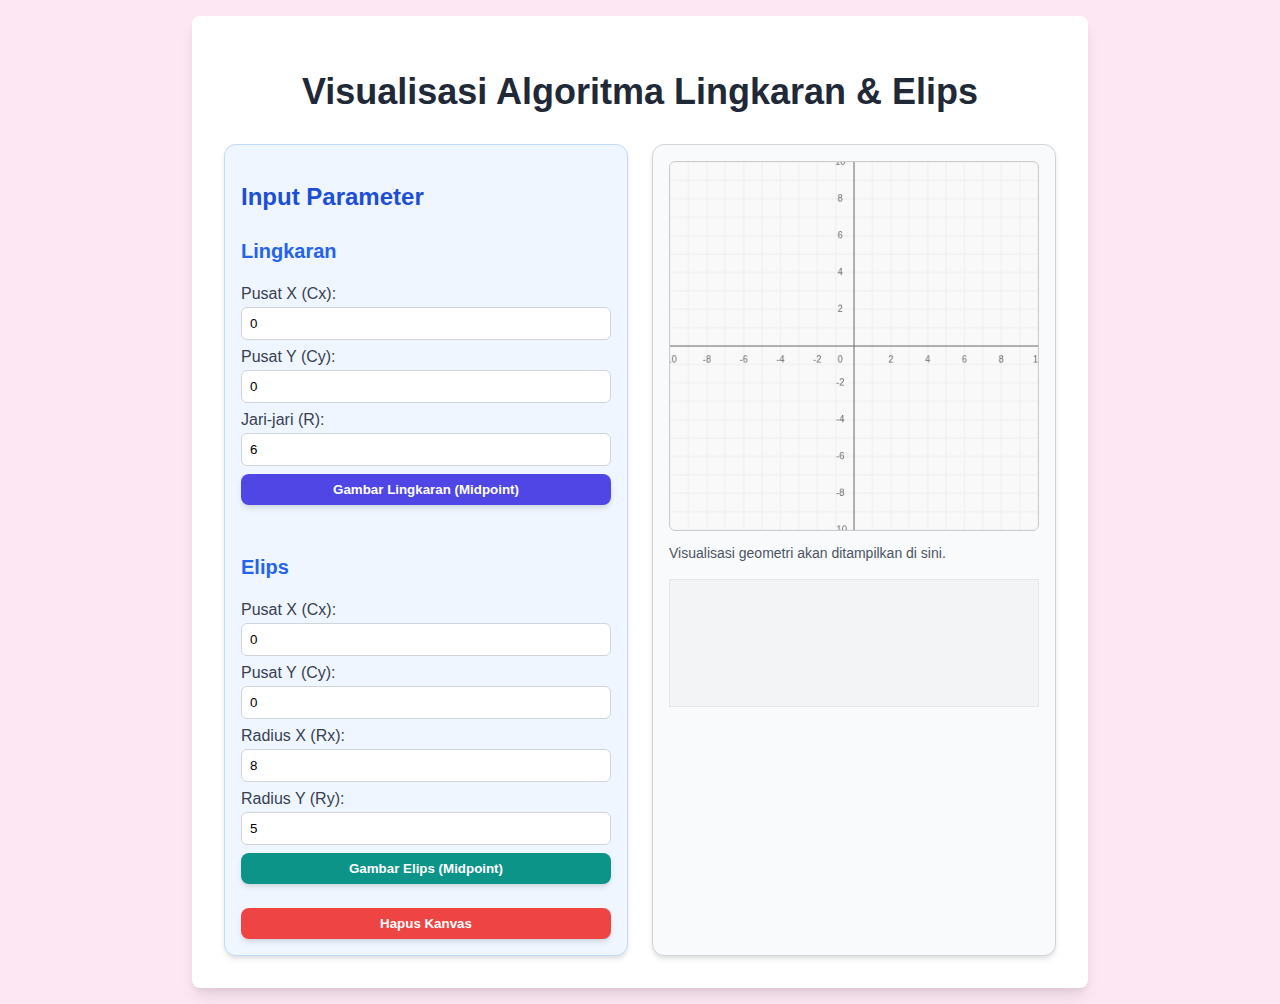
<file: per4.html>
<!DOCTYPE html>
<html lang="id">
<head>
    <meta charset="UTF-8">
    <meta name="viewport" content="width=device-width, initial-scale=1.0">
    <title>Visualisasi Algoritma Lingkaran & Elips</title>
    <style>
        /* Base styles adapted from Tailwind's preflight and common utilities */
        *, *::before, *::after {
            box-sizing: border-box;
            border-width: 0;
            border-style: solid;
            border-color: #e5e7eb; /* gray-200 */
        }
        body {
            font-family: 'Inter', sans-serif;
            margin: 0;
            line-height: inherit;
            background-color: #fce7f3; /* bg-pink-100 */
            padding: 1rem; /* p-4 */
            min-height: 100vh;
            display: flex;
            align-items: center;
            justify-content: center;
        }

        /* Container styling */
        .max-w-4xl {
            max-width: 56rem; /* Equivalent to 900px, common for max-w-4xl */
        }
        .w-full {
            width: 100%;
        }
        .bg-white {
            background-color: #fff;
        }
        .shadow-lg {
            box-shadow: 0 10px 15px -3px rgba(0, 0, 0, 0.1), 0 4px 6px -2px rgba(0, 0, 0, 0.05);
        }
        .rounded-lg {
            border-radius: 0.5rem;
        }
        .p-6 {
            padding: 1.5rem;
        }
        @media (min-width: 768px) { /* md breakpoint */
            .md\:p-8 {
                padding: 2rem;
            }
        }
        .space-y-8 > :not([hidden]) ~ :not([hidden]) {
            margin-top: 2rem;
            margin-bottom: 0;
        }

        /* Heading styles */
        .text-3xl {
            font-size: 1.875rem; /* 30px */
            line-height: 2.25rem; /* 36px */
        }
        @media (min-width: 768px) { /* md breakpoint */
            .md\:text-4xl {
                font-size: 2.25rem; /* 36px */
                line-height: 2.5rem; /* 40px */
            }
        }
        .font-extrabold {
            font-weight: 800;
        }
        .text-center {
            text-align: center;
        }
        .text-gray-800 {
            color: #1f2937;
        }
        .mb-6 {
            margin-bottom: 1.5rem;
        }

        /* Grid layout */
        .grid {
            display: grid;
        }
        .grid-cols-1 {
            grid-template-columns: repeat(1, minmax(0, 1fr));
        }
        @media (min-width: 768px) { /* md breakpoint */
            .md\:grid-cols-2 {
                grid-template-columns: repeat(2, minmax(0, 1fr));
            }
        }
        .gap-6 {
            gap: 1.5rem;
        }

        /* Input section styling */
        .border {
            border-width: 1px;
        }
        .border-blue-200 {
            border-color: #bfdbfe;
        }
        .rounded-xl {
            border-radius: 0.75rem;
        }
        .p-4 {
            padding: 1rem;
        }
        .bg-blue-50 {
            background-color: #eff6ff;
        }
        .shadow-md {
            box-shadow: 0 4px 6px -1px rgba(0, 0, 0, 0.1), 0 2px 4px -1px rgba(0, 0, 0, 0.06);
        }
        .text-2xl {
            font-size: 1.5rem; /* 24px */
            line-height: 2rem; /* 32px */
        }
        .font-bold {
            font-weight: 700;
        }
        .text-blue-700 {
            color: #1d4ed8;
        }
        .space-y-6 > :not([hidden]) ~ :not([hidden]) {
            margin-top: 1.5rem;
            margin-bottom: 0;
        }
        .space-y-2 > :not([hidden]) ~ :not([hidden]) {
            margin-top: 0.5rem;
            margin-bottom: 0;
        }
        .mb-4 {
            margin-bottom: 1rem;
        }
        .block {
            display: block;
        }
        .text-gray-700 {
            color: #374151;
        }
        .font-medium {
            font-weight: 500;
        }
        .mb-1 {
            margin-bottom: 0.25rem;
        }
        input[type="number"] {
            display: block; /* w-full implied */
            padding: 0.5rem; /* p-2 */
            border-width: 1px;
            border-color: #d1d5db; /* border-gray-300 */
            border-radius: 0.375rem; /* rounded-md */
            /* Focus styles: mimic Tailwind's focus:ring and focus:border */
            outline: 2px solid transparent; /* For focus outline */
            outline-offset: 2px;
            box-shadow: none; /* Reset default browser shadow */
            transition: all 0.15s ease-in-out; /* Smooth transition for focus */
        }
        input[type="number"]:focus {
            border-color: #3b82f6; /* blue-500 */
            box-shadow: 0 0 0 3px rgba(59, 130, 246, 0.5); /* Simulating focus:ring-blue-500 */
        }

        .text-xl {
            font-size: 1.25rem; /* 20px */
            line-height: 1.75rem; /* 28px */
        }
        .font-semibold {
            font-weight: 600;
        }
        .text-blue-600 {
            color: #2563eb;
        }

        .border-blue-300 {
            border-color: #93c5fd;
        }
        .my-4 {
            margin-top: 1rem;
            margin-bottom: 1rem;
        }

        /* Button styling */
        button {
            transition: all 0.3s ease;
            cursor: pointer;
            border-radius: 0.5rem; /* rounded-lg */
            padding-top: 0.5rem; /* py-2 */
            padding-bottom: 0.5rem;
            padding-left: 1rem; /* px-4 */
            padding-right: 1rem;
            font-weight: 700; /* font-bold */
            color: #fff; /* text-white */
            box-shadow: 0 4px 6px -1px rgba(0, 0, 0, 0.1), 0 2px 4px -1px rgba(0, 0, 0, 0.06); /* shadow-md */
            display: block; /* w-full */
            width: 100%; /* w-full */
        }
        button:hover {
            transform: translateY(-2px);
            box-shadow: 0 4px 8px rgba(0, 0, 0, 0.2);
        }
        button:active {
            transform: translateY(0);
            box-shadow: none;
        }

        .bg-indigo-600 {
            background-color: #4f46e5;
        }
        .hover\:bg-indigo-700:hover {
            background-color: #4338ca;
        }

        .bg-teal-600 {
            background-color: #0d9488;
        }
        .hover\:bg-teal-700:hover {
            background-color: #0f766e;
        }

        .bg-red-500 {
            background-color: #ef4444;
        }
        .hover\:bg-red-600:hover {
            background-color: #dc2626;
        }
        .mt-6 {
            margin-top: 1.5rem;
        }


        /* Canvas section styling */
        .flex-col {
            flex-direction: column;
        }
        .items-center {
            align-items: center;
        }
        .justify-center {
            justify-content: center;
        }
        .border-gray-300 {
            border-color: #d1d5db;
        }
        .bg-gray-50 {
            background-color: #f9fafb;
        }
        canvas {
            border: 1px solid #ccc;
            background-color: #f9f9f9;
            width: 100%; /* w-full */
            height: auto; /* h-auto */
            border-radius: 0.375rem; /* rounded-md */
        }
        .text-gray-600 {
            color: #4b5563;
        }
        .mt-2 {
            margin-top: 0.5rem;
        }
        .text-sm {
            font-size: 0.875rem; /* 14px */
            line-height: 1.25rem; /* 20px */
        }
        .mt-4 {
            margin-top: 1rem;
        }
        .p-3 {
            padding: 0.75rem;
        }
        .bg-gray-100 {
            background-color: #f3f4f6;
        }
        .border-gray-200 {
            border-color: #e5e7eb;
        }
        .text-gray-700 {
            color: #374151;
        }
        .overflow-auto {
            overflow: auto;
        }
        .h-32 {
            height: 8rem; /* 128px */
        }
    </style>
</head>
<body class="bg-pink-100 p-4 min-h-screen flex items-center justify-center">
    <div class="max-w-4xl w-full bg-white shadow-lg rounded-lg p-6 md:p-8 space-y-8">
        <h1 class="text-3xl md:text-4xl font-extrabold text-center text-gray-800 mb-6">
            Visualisasi Algoritma Lingkaran & Elips
        </h1>

        <div class="grid grid-cols-1 md:grid-cols-2 gap-6">
            <div class="space-y-6 border border-blue-200 rounded-xl p-4 bg-blue-50 shadow-md">
                <h2 class="text-2xl font-bold text-blue-700 mb-4">Input Parameter</h2>

                <div class="space-y-2">
                    <h3 class="text-xl font-semibold text-blue-600">Lingkaran</h3>
                    <div>
                        <label for="circleCx" class="block text-gray-700 font-medium mb-1">Pusat X (Cx):</label>
                        <input type="number" id="circleCx" value="0" class="w-full p-2 border border-gray-300 rounded-md">
                    </div>
                    <div>
                        <label for="circleCy" class="block text-gray-700 font-medium mb-1">Pusat Y (Cy):</label>
                        <input type="number" id="circleCy" value="0" class="w-full p-2 border border-gray-300 rounded-md">
                    </div>
                    <div>
                        <label for="circleR" class="block text-gray-700 font-medium mb-1">Jari-jari (R):</label>
                        <input type="number" id="circleR" value="6" class="w-full p-2 border border-gray-300 rounded-md">
                    </div>
                    <button id="drawCircleBtn" class="w-full bg-indigo-600 hover:bg-indigo-700 text-white font-bold py-2 px-4 rounded-lg shadow-md">
                        Gambar Lingkaran (Midpoint)
                    </button>
                </div>

                <hr class="border-blue-300 my-4">

                <div class="space-y-2">
                    <h3 class="text-xl font-semibold text-blue-600">Elips</h3>
                    <div>
                        <label for="ellipseCx" class="block text-gray-700 font-medium mb-1">Pusat X (Cx):</label>
                        <input type="number" id="ellipseCx" value="0" class="w-full p-2 border border-gray-300 rounded-md">
                    </div>
                    <div>
                        <label for="ellipseCy" class="block text-gray-700 font-medium mb-1">Pusat Y (Cy):</label>
                        <input type="number" id="ellipseCy" value="0" class="w-full p-2 border border-gray-300 rounded-md">
                    </div>
                    <div>
                        <label for="ellipseRx" class="block text-gray-700 font-medium mb-1">Radius X (Rx):</label>
                        <input type="number" id="ellipseRx" value="8" class="w-full p-2 border border-gray-300 rounded-md">
                    </div>
                    <div>
                        <label for="ellipseRy" class="block text-gray-700 font-medium mb-1">Radius Y (Ry):</label>
                        <input type="number" id="ellipseRy" value="5" class="w-full p-2 border border-gray-300 rounded-md">
                    </div>
                    <button id="drawEllipseBtn" class="w-full bg-teal-600 hover:bg-teal-700 text-white font-bold py-2 px-4 rounded-lg shadow-md">
                        Gambar Elips (Midpoint)
                    </button>
                </div>

                <button id="clearCanvasBtn" class="w-full bg-red-500 hover:bg-red-600 text-white font-bold py-2 px-4 rounded-lg shadow-md mt-6">
                    Hapus Kanvas
                </button>
            </div>

            <div class="flex flex-col items-center justify-center border border-gray-300 rounded-xl p-4 bg-gray-50 shadow-md">
                <canvas id="geometryCanvas" width="400" height="400" class="w-full h-auto rounded-md"></canvas>
                <p class="text-gray-600 mt-2 text-sm">Visualisasi geometri akan ditampilkan di sini.</p>
                <div id="outputLog" class="mt-4 p-3 bg-gray-100 border border-gray-200 rounded-md text-sm text-gray-700 overflow-auto h-32 w-full">
                    </div>
            </div>
        </div>
    </div>

    <script>
        const canvas = document.getElementById('geometryCanvas');
        const ctx = canvas.getContext('2d');
        const outputLog = document.getElementById('outputLog');

        // Input elements for Circle
        const circleCxInput = document.getElementById('circleCx');
        const circleCyInput = document.getElementById('circleCy');
        const circleRInput = document.getElementById('circleR');
        const drawCircleBtn = document.getElementById('drawCircleBtn');

        // Input elements for Ellipse
        const ellipseCxInput = document.getElementById('ellipseCx');
        const ellipseCyInput = document.getElementById('ellipseCy');
        const ellipseRxInput = document.getElementById('ellipseRx');
        const ellipseRyInput = document.getElementById('ellipseRy');
        const drawEllipseBtn = document.getElementById('drawEllipseBtn');

        const clearCanvasBtn = document.getElementById('clearCanvasBtn');

        // Scaling factor for better visualization on canvas
        const SCALE = 20;
        const CANVAS_CENTER_X = canvas.width / 2;
        const CANVAS_CENTER_Y = canvas.height / 2;

        /**
         * Clears the canvas and the output log.
         */
        function clearCanvas() {
            ctx.clearRect(0, 0, canvas.width, canvas.height);
            outputLog.innerHTML = '';
            drawGrid(); // Redraw grid after clearing
        }

        /**
         * Logs a message to the output log.
         * @param {string} message - The message to log.
         * @param {string} color - The color of the text (e.g., 'blue', 'green', 'purple').
         */
        function logMessage(message, color = 'black') {
            const p = document.createElement('p');
            p.textContent = message;
            p.style.color = color;
            outputLog.appendChild(p);
            outputLog.scrollTop = outputLog.scrollHeight; // Auto-scroll to bottom
        }

        /**
         * Draws a pixel on the canvas, adjusting for scaling and canvas origin.
         * Canvas (0,0) is top-left, Cartesian (0,0) is center.
         * @param {number} x - X coordinate relative to center.
         * @param {number} y - Y coordinate relative to center.
         * @param {string} color - Color of the pixel.
         */
        function drawPixel(x, y, color) {
            ctx.fillStyle = color;
            // Adjust coordinates: x is positive right, y is positive up (Cartesian)
            // Canvas has y positive down, so subtract y from center Y.
            const canvasX = CANVAS_CENTER_X + (x * SCALE);
            const canvasY = CANVAS_CENTER_Y - (y * SCALE);
            ctx.fillRect(canvasX, canvasY, SCALE, SCALE); // Draw a square pixel
            ctx.strokeStyle = '#333';
            ctx.strokeRect(canvasX, canvasY, SCALE, SCALE); // Outline pixel
        }

        /**
         * Draws the coordinate grid and axes on the canvas.
         */
        function drawGrid() {
            ctx.strokeStyle = '#e0e0e0'; // Light gray for grid lines
            ctx.lineWidth = 0.5;

            // Draw vertical grid lines
            for (let x = CANVAS_CENTER_X % SCALE; x <= canvas.width; x += SCALE) {
                ctx.beginPath();
                ctx.moveTo(x, 0);
                ctx.lineTo(x, canvas.height);
                ctx.stroke();
            }
            // Draw horizontal grid lines
            for (let y = CANVAS_CENTER_Y % SCALE; y <= canvas.height; y += SCALE) {
                ctx.beginPath();
                ctx.moveTo(0, y);
                ctx.lineTo(canvas.width, y);
                ctx.stroke();
            }

            ctx.strokeStyle = '#666'; // Darker gray for axes
            ctx.lineWidth = 1;

            // Draw X-axis
            ctx.beginPath();
            ctx.moveTo(0, CANVAS_CENTER_Y);
            ctx.lineTo(canvas.width, CANVAS_CENTER_Y);
            ctx.stroke();

            // Draw Y-axis
            ctx.beginPath();
            ctx.moveTo(CANVAS_CENTER_X, 0);
            ctx.lineTo(CANVAS_CENTER_X, canvas.height);
            ctx.stroke();

            // Draw axis labels
            ctx.fillStyle = '#666';
            ctx.font = '10px Arial';
            ctx.textAlign = 'center';
            ctx.textBaseline = 'middle';

            // X-axis values
            for (let x = -CANVAS_CENTER_X / SCALE; x <= CANVAS_CENTER_X / SCALE; x += 2) {
                if (x !== 0) {
                    ctx.fillText(x, CANVAS_CENTER_X + x * SCALE, CANVAS_CENTER_Y + 15);
                }
            }
            // Y-axis values
            for (let y = -CANVAS_CENTER_Y / SCALE; y <= CANVAS_CENTER_Y / SCALE; y += 2) {
                if (y !== 0) {
                    ctx.fillText(y, CANVAS_CENTER_X - 15, CANVAS_CENTER_Y - y * SCALE);
                }
            }
            ctx.fillText('0', CANVAS_CENTER_X - 15, CANVAS_CENTER_Y + 15); // Origin
        }


        /**
         * Plots all 8 symmetric points for a circle.
         * @param {number} cx - Center X coordinate.
         * @param {number} cy - Center Y coordinate.
         * @param {number} x - Current X offset from center.
         * @param {number} y - Current Y offset from center.
         * @param {string} color - Color for the pixels.
         */
        function plotCirclePoints(cx, cy, x, y, color) {
            drawPixel(cx + x, cy + y, color);
            drawPixel(cx - x, cy + y, color);
            drawPixel(cx + x, cy - y, color);
            drawPixel(cx - x, cy - y, color);
            drawPixel(cx + y, cy + x, color);
            drawPixel(cx - y, cy + x, color);
            drawPixel(cx + y, cy - x, color);
            drawPixel(cx - y, cy - x, color);
        }

        /**
         * Implements the Midpoint Circle Drawing Algorithm (Bresenham's Circle Algorithm).
         */
        function drawCircleMidpoint() {
            clearCanvas();
            const cx = parseInt(circleCxInput.value);
            const cy = parseInt(circleCyInput.value);
            const r = parseInt(circleRInput.value);

            logMessage(`--- Menggambar Lingkaran dengan Midpoint Algorithm ---`, 'blue');
            logMessage(`Pusat: (${cx}, ${cy}), Jari-jari: ${r}`, 'blue');

            let x = 0;
            let y = r;
            let p = 1 - r; // Initial decision parameter for integer radius

            // Plot the first set of 8 points
            plotCirclePoints(cx, cy, x, y, 'purple');
            logMessage(`Plotting (0, ${r}) and its symmetric points. Initial p: ${p}`, 'purple');

            while (x < y) {
                x++;
                if (p < 0) {
                    p += 2 * x + 1;
                } else {
                    y--;
                    p += 2 * (x - y) + 1;
                }
                plotCirclePoints(cx, cy, x, y, 'purple');
                logMessage(`Plotting (${x}, ${y}) and its symmetric points. Next p: ${p}`, 'purple');
            }
            logMessage(`Lingkaran selesai digambar.`, 'blue');
        }

        /**
         * Plots all 4 symmetric points for an ellipse.
         * @param {number} cx - Center X coordinate.
         * @param {number} cy - Center Y coordinate.
         * @param {number} x - Current X offset from center.
         * @param {number} y - Current Y offset from center.
         * @param {string} color - Color for the pixels.
         */
        function plotEllipsePoints(cx, cy, x, y, color) {
            drawPixel(cx + x, cy + y, color);
            drawPixel(cx - x, cy + y, color);
            drawPixel(cx + x, cy - y, color);
            drawPixel(cx - x, cy - y, color);
        }

        /**
         * Implements the Midpoint Ellipse Drawing Algorithm.
         */
        function drawEllipseMidpoint() {
            clearCanvas();
            const cx = parseInt(ellipseCxInput.value);
            const cy = parseInt(ellipseCyInput.value);
            const rx = parseInt(ellipseRxInput.value);
            const ry = parseInt(ellipseRyInput.value);

            logMessage(`--- Menggambar Elips dengan Midpoint Algorithm ---`, 'green');
            logMessage(`Pusat: (${cx}, ${cy}), Rx: ${rx}, Ry: ${ry}`, 'green');

            let x = 0;
            let y = ry;

            // Region 1 (slope |dy/dx| < 1)
            let p1 = (ry * ry) - (rx * rx * ry) + (0.25 * rx * rx);
            logMessage(`Region 1: Initial p1: ${p1}`, 'green');

            while ((2 * ry * ry * x) < (2 * rx * rx * y)) {
                plotEllipsePoints(cx, cy, x, y, 'green');
                logMessage(`Plotting (${x}, ${y}) and its symmetric points (Region 1).`, 'green');
                x++;
                if (p1 < 0) {
                    p1 += (2 * ry * ry * x) + (ry * ry);
                } else {
                    y--;
                    p1 += (2 * ry * ry * x) - (2 * rx * rx * y) + (ry * ry);
                }
            }

            // Region 2 (slope |dy/dx| > 1)
            let p2 = ((ry * ry) * (x + 0.5) * (x + 0.5)) + ((rx * rx) * (y - 1) * (y - 1)) - (rx * rx * ry * ry);
            logMessage(`Region 2: Initial p2: ${p2} (from last x, y: ${x}, ${y})`, 'green');

            while (y >= 0) {
                plotEllipsePoints(cx, cy, x, y, 'green');
                logMessage(`Plotting (${x}, ${y}) and its symmetric points (Region 2).`, 'green');
                y--;
                if (p2 > 0) {
                    p2 += (rx * rx) - (2 * rx * rx * y);
                } else {
                    x++;
                    p2 += (2 * ry * ry * x) - (2 * rx * rx * y) + (rx * rx);
                }
            }
            logMessage(`Elips selesai digambar.`, 'green');
        }

        // Event Listeners
        drawCircleBtn.addEventListener('click', drawCircleMidpoint);
        drawEllipseBtn.addEventListener('click', drawEllipseMidpoint);
        clearCanvasBtn.addEventListener('click', clearCanvas);

        // Initial draw
        drawGrid();
    </script>
</body>
</html>
</file>
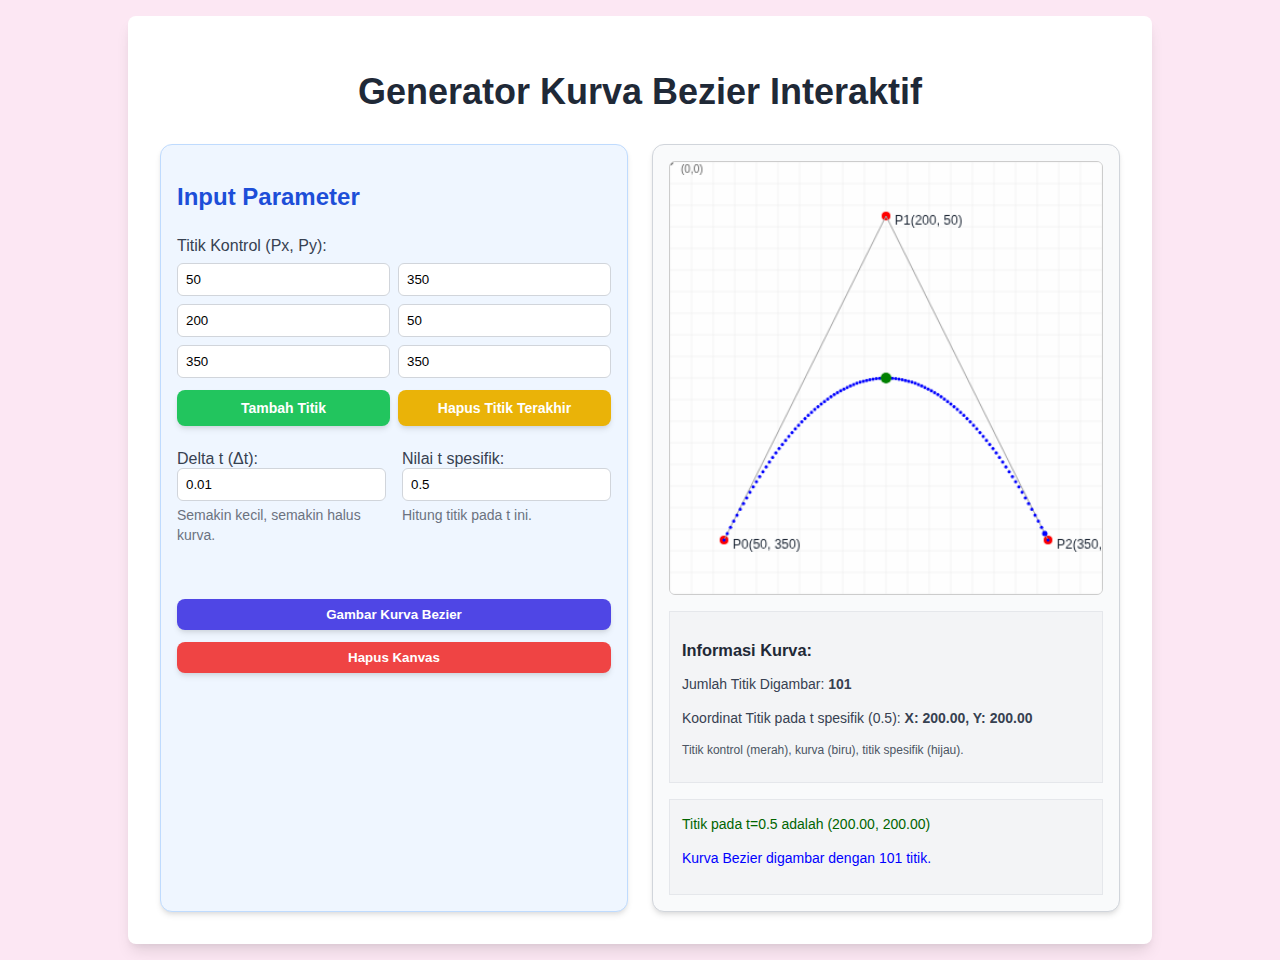
<file: per5.html>
<!DOCTYPE html>
<html lang="id">
<head>
    <meta charset="UTF-8">
    <meta name="viewport" content="width=device-width, initial-scale=1.0">
    <title>Generator Kurva Bezier</title>
    <style>
        /* Base styles adapted from Tailwind's preflight and common utilities */
        *, *::before, *::after {
            box-sizing: border-box;
            border-width: 0;
            border-style: solid;
            border-color: #e5e7eb; /* gray-200 */
        }
        body {
            font-family: 'Inter', sans-serif;
            margin: 0;
            line-height: inherit;
            background-color: #fce7f3; /* bg-pink-100 */
            padding: 1rem; /* p-4 */
            min-height: 100vh;
            display: flex;
            align-items: center;
            justify-content: center;
        }

        /* Container styling */
        .max-w-5xl {
            max-width: 64rem; /* Equivalent to 1024px, common for max-w-5xl */
        }
        .w-full {
            width: 100%;
        }
        .bg-white {
            background-color: #fff;
        }
        .shadow-lg {
            box-shadow: 0 10px 15px -3px rgba(0, 0, 0, 0.1), 0 4px 6px -2px rgba(0, 0, 0, 0.05);
        }
        .rounded-lg {
            border-radius: 0.5rem;
        }
        .p-6 {
            padding: 1.5rem;
        }
        @media (min-width: 768px) { /* md breakpoint */
            .md\:p-8 {
                padding: 2rem;
            }
        }
        .space-y-8 > :not([hidden]) ~ :not([hidden]) {
            margin-top: 2rem;
            margin-bottom: 0;
        }

        /* Heading styles */
        .text-3xl {
            font-size: 1.875rem; /* 30px */
            line-height: 2.25rem; /* 36px */
        }
        @media (min-width: 768px) { /* md breakpoint */
            .md\:text-4xl {
                font-size: 2.25rem; /* 36px */
                line-height: 2.5rem; /* 40px */
            }
        }
        .font-extrabold {
            font-weight: 800;
        }
        .text-center {
            text-align: center;
        }
        .text-gray-800 {
            color: #1f2937;
        }
        .mb-6 {
            margin-bottom: 1.5rem;
        }

        /* Grid layout */
        .grid {
            display: grid;
        }
        .grid-cols-1 {
            grid-template-columns: repeat(1, minmax(0, 1fr));
        }
        @media (min-width: 768px) { /* md breakpoint */
            .md\:grid-cols-2 {
                grid-template-columns: repeat(2, minmax(0, 1fr));
            }
        }
        .gap-6 {
            gap: 1.5rem;
        }

        /* Input section styling */
        .border {
            border-width: 1px;
        }
        .border-blue-200 {
            border-color: #bfdbfe;
        }
        .rounded-xl {
            border-radius: 0.75rem;
        }
        .p-4 {
            padding: 1rem;
        }
        .bg-blue-50 {
            background-color: #eff6ff;
        }
        .shadow-md {
            box-shadow: 0 4px 6px -1px rgba(0, 0, 0, 0.1), 0 2px 4px -1px rgba(0, 0, 0, 0.06);
        }
        .text-2xl {
            font-size: 1.5rem; /* 24px */
            line-height: 2rem; /* 32px */
        }
        .font-bold {
            font-weight: 700;
        }
        .text-blue-700 {
            color: #1d4ed8;
        }
        .space-y-6 > :not([hidden]) ~ :not([hidden]) {
            margin-top: 1.5rem;
            margin-bottom: 0;
        }
        .space-y-2 > :not([hidden]) ~ :not([hidden]) {
            margin-top: 0.5rem;
            margin-bottom: 0;
        }
        .mb-4 {
            margin-bottom: 1rem;
        }
        .block {
            display: block;
        }
        .text-gray-700 {
            color: #374151;
        }
        .font-medium {
            font-weight: 500;
        }
        .mb-2 {
            margin-bottom: 0.5rem;
        }
        .control-point-input {
            display: flex;
            gap: 0.5rem; /* 8px */
            margin-bottom: 0.5rem; /* 8px */
        }
        input[type="number"] {
            display: block;
            padding: 0.5rem; /* p-2 */
            border-width: 1px;
            border-color: #d1d5db; /* border-gray-300 */
            border-radius: 0.375rem; /* rounded-md */
            /* Focus styles: mimic Tailwind's focus:ring and focus:border */
            outline: 2px solid transparent; /* For focus outline */
            outline-offset: 2px;
            box-shadow: none; /* Reset default browser shadow */
            transition: all 0.15s ease-in-out; /* Smooth transition for focus */
        }
        input[type="number"]:focus {
            border-color: #3b82f6; /* blue-500 */
            box-shadow: 0 0 0 3px rgba(59, 130, 246, 0.5); /* Simulating focus:ring-blue-500 */
        }
        .px-2 { padding-left: 0.5rem; padding-right: 0.5rem; }
        .py-1 { padding-top: 0.25rem; padding-bottom: 0.25rem; }
        .w-1\/2 { width: 50%; }

        /* Button styling */
        button {
            transition: all 0.3s ease;
            cursor: pointer;
            border-radius: 0.5rem; /* rounded-lg */
            padding-top: 0.5rem; /* py-2 */
            padding-bottom: 0.5rem;
            padding-left: 1rem; /* px-4 */
            padding-right: 1rem;
            font-weight: 700; /* font-bold */
            color: #fff; /* text-white */
            box-shadow: 0 4px 6px -1px rgba(0, 0, 0, 0.1), 0 2px 4px -1px rgba(0, 0, 0, 0.06); /* shadow-md */
            display: block; /* w-full or flex-1 */
        }
        button:hover {
            transform: translateY(-2px);
            box-shadow: 0 4px 8px rgba(0, 0, 0, 0.2);
        }
        button:active {
            transform: translateY(0);
            box-shadow: none;
        }

        .flex { display: flex; }
        .space-x-2 > :not([hidden]) ~ :not([hidden]) {
            margin-left: 0.5rem;
            margin-right: 0;
        }
        .mt-3 { margin-top: 0.75rem; }
        .flex-1 { flex: 1 1 0%; }
        .text-sm {
            font-size: 0.875rem; /* 14px */
            line-height: 1.25rem; /* 20px */
        }

        .bg-green-500 { background-color: #22c55e; }
        .hover\:bg-green-600:hover { background-color: #16a34a; }
        .bg-yellow-500 { background-color: #eab308; }
        .hover\:bg-yellow-600:hover { background-color: #ca8a04; }

        .grid-cols-2 {
            grid-template-columns: repeat(2, minmax(0, 1fr));
        }
        .gap-4 {
            gap: 1rem;
        }
        .text-gray-500 {
            color: #6b7280;
        }
        .mt-1 {
            margin-top: 0.25rem;
        }

        .flex-col {
            flex-direction: column;
        }
        .space-y-3 > :not([hidden]) ~ :not([hidden]) {
            margin-top: 0.75rem;
            margin-bottom: 0;
        }
        .pt-4 {
            padding-top: 1rem;
        }

        .bg-indigo-600 {
            background-color: #4f46e5;
        }
        .hover\:bg-indigo-700:hover {
            background-color: #4338ca;
        }
        .bg-red-500 {
            background-color: #ef4444;
        }
        .hover\:bg-red-600:hover {
            background-color: #dc2626;
        }


        /* Canvas & Output Section Styling */
        .items-center {
            align-items: center;
        }
        .justify-center {
            justify-content: center;
        }
        .border-gray-300 {
            border-color: #d1d5db;
        }
        .bg-gray-50 {
            background-color: #f9fafb;
        }
        canvas {
            border: 1px solid #ccc;
            background-color: #f9f9f9;
            width: 100%; /* w-full */
            height: auto; /* h-auto */
            border-radius: 0.375rem; /* rounded-md */
        }
        .mt-4 {
            margin-top: 1rem;
        }
        .p-3 {
            padding: 0.75rem;
        }
        .bg-gray-100 {
            background-color: #f3f4f6;
        }
        .border-gray-200 {
            border-color: #e5e7eb;
        }
        .text-gray-700 {
            color: #374151;
        }
        .font-bold {
            font-weight: 700;
        }
        .text-gray-800 {
            color: #1f2937;
        }
        .mb-2 {
            margin-bottom: 0.5rem;
        }
        .font-semibold {
            font-weight: 600;
        }
        .text-xs {
            font-size: 0.75rem; /* 12px */
            line-height: 1rem; /* 16px */
        }
        .text-gray-600 {
            color: #4b5563;
        }
        .overflow-auto {
            overflow: auto;
        }
        .h-24 {
            height: 6rem; /* 96px */
        }
    </style>
</head>
<body class="bg-pink-100 p-4 min-h-screen flex items-center justify-center">
    <div class="max-w-5xl w-full bg-white shadow-lg rounded-lg p-6 md:p-8 space-y-8">
        <h1 class="text-3xl md:text-4xl font-extrabold text-center text-gray-800 mb-6">
            Generator Kurva Bezier Interaktif
        </h1>

        <div class="grid grid-cols-1 md:grid-cols-2 gap-6">
            <div class="space-y-6 border border-blue-200 rounded-xl p-4 bg-blue-50 shadow-md">
                <h2 class="text-2xl font-bold text-blue-700 mb-4">Input Parameter</h2>

                <div>
                    <label class="block text-gray-700 font-medium mb-2">Titik Kontrol (Px, Py):</label>
                    <div id="controlPointsContainer" class="space-y-2">
                        <div class="control-point-input">
                            <input type="number" value="50" class="px-2 py-1 border border-gray-300 rounded-md w-1/2" placeholder="X">
                            <input type="number" value="350" class="px-2 py-1 border border-gray-300 rounded-md w-1/2" placeholder="Y">
                        </div>
                        <div class="control-point-input">
                            <input type="number" value="200" class="px-2 py-1 border border-gray-300 rounded-md w-1/2" placeholder="X">
                            <input type="number" value="50" class="px-2 py-1 border border-gray-300 rounded-md w-1/2" placeholder="Y">
                        </div>
                        <div class="control-point-input">
                            <input type="number" value="350" class="px-2 py-1 border border-gray-300 rounded-md w-1/2" placeholder="X">
                            <input type="number" value="350" class="px-2 py-1 border border-gray-300 rounded-md w-1/2" placeholder="Y">
                        </div>
                    </div>
                    <div class="flex space-x-2 mt-3">
                        <button id="addPointBtn" class="flex-1 bg-green-500 hover:bg-green-600 text-white font-bold py-2 px-4 rounded-lg shadow-md text-sm">Tambah Titik</button>
                        <button id="removePointBtn" class="flex-1 bg-yellow-500 hover:bg-yellow-600 text-white font-bold py-2 px-4 rounded-lg shadow-md text-sm">Hapus Titik Terakhir</button>
                    </div>
                </div>

                <div class="grid grid-cols-2 gap-4">
                    <div>
                        <label for="deltaT" class="block text-gray-700 font-medium mb-1">Delta t (Δt):</label>
                        <input type="number" id="deltaT" value="0.01" step="0.001" min="0.001" max="1" class="w-full p-2 border border-gray-300 rounded-md">
                        <p class="text-sm text-gray-500 mt-1">Semakin kecil, semakin halus kurva.</p>
                    </div>
                    <div>
                        <label for="specificT" class="block text-gray-700 font-medium mb-1">Nilai t spesifik:</label>
                        <input type="number" id="specificT" value="0.5" step="0.01" min="0" max="1" class="w-full p-2 border border-gray-300 rounded-md">
                        <p class="text-sm text-gray-500 mt-1">Hitung titik pada t ini.</p>
                    </div>
                </div>

                <div class="flex flex-col space-y-3 pt-4">
                    <button id="drawCurveBtn" class="bg-indigo-600 hover:bg-indigo-700 text-white font-bold py-2 px-4 rounded-lg shadow-md">
                        Gambar Kurva Bezier
                    </button>
                    <button id="clearCanvasBtn" class="bg-red-500 hover:bg-red-600 text-white font-bold py-2 px-4 rounded-lg shadow-md">
                        Hapus Kanvas
                    </button>
                </div>
            </div>

            <div class="flex flex-col items-center justify-center border border-gray-300 rounded-xl p-4 bg-gray-50 shadow-md">
                <canvas id="bezierCanvas" width="400" height="400" class="w-full h-auto rounded-md"></canvas>
                <div class="mt-4 p-3 bg-gray-100 border border-gray-200 rounded-md text-sm text-gray-700 w-full">
                    <h3 class="font-bold text-gray-800 mb-2">Informasi Kurva:</h3>
                    <p>Jumlah Titik Digambar: <span id="numPointsOutput" class="font-semibold">0</span></p>
                    <p>Koordinat Titik pada t spesifik (<span id="specificTValueSpan">0.5</span>): <span id="specificPointOutput" class="font-semibold">X: -, Y: -</span></p>
                    <p class="mt-2 text-xs text-gray-600">Titik kontrol (merah), kurva (biru), titik spesifik (hijau).</p>
                </div>
                <div id="outputLog" class="mt-4 p-3 bg-gray-100 border border-gray-200 rounded-md text-sm text-gray-700 overflow-auto h-24 w-full">
                    </div>
            </div>
        </div>
    </div>

    <script>
        const canvas = document.getElementById('bezierCanvas');
        const ctx = canvas.getContext('2d');
        const outputLog = document.getElementById('outputLog');
        const controlPointsContainer = document.getElementById('controlPointsContainer');
        const addPointBtn = document.getElementById('addPointBtn');
        const removePointBtn = document.getElementById('removePointBtn');
        const deltaTInput = document.getElementById('deltaT');
        const specificTInput = document.getElementById('specificT');
        const specificTValueSpan = document.getElementById('specificTValueSpan');
        const numPointsOutput = document.getElementById('numPointsOutput');
        const specificPointOutput = document.getElementById('specificPointOutput');
        const drawCurveBtn = document.getElementById('drawCurveBtn');
        const clearCanvasBtn = document.getElementById('clearCanvasBtn');

        // Scaling factor for better visualization on canvas
        const SCALE = 1; // Use 1:1 pixel mapping, adjust canvas size if needed for larger coordinates
        const CANVAS_OFFSET_X = 0; // No offset for now, direct pixel mapping
        const CANVAS_OFFSET_Y = 0;

        /**
         * Clears the canvas and the output log.
         */
        function clearCanvas() {
            ctx.clearRect(0, 0, canvas.width, canvas.height);
            outputLog.innerHTML = '';
            numPointsOutput.textContent = '0';
            specificPointOutput.textContent = 'X: -, Y: -';
            drawGrid(); // Redraw grid after clearing
        }

        /**
         * Logs a message to the output log.
         * @param {string} message - The message to log.
         * @param {string} color - The color of the text (e.g., 'blue', 'green').
         */
        function logMessage(message, color = 'black') {
            const p = document.createElement('p');
            p.textContent = message;
            p.style.color = color;
            outputLog.appendChild(p);
            outputLog.scrollTop = outputLog.scrollHeight; // Auto-scroll to bottom
        }

        /**
         * Draws a pixel on the canvas.
         * @param {number} x - X coordinate.
         * @param {number} y - Y coordinate.
         * @param {string} color - Color of the pixel.
         * @param {number} size - Size of the pixel.
         */
        function drawPixel(x, y, color, size = 2) {
            ctx.fillStyle = color;
            ctx.beginPath();
            ctx.arc(CANVAS_OFFSET_X + x * SCALE, CANVAS_OFFSET_Y + y * SCALE, size, 0, 2 * Math.PI);
            ctx.fill();
        }

        /**
         * Draws the coordinate grid on the canvas (simple grid for pixel accuracy).
         */
        function drawGrid() {
            // Draw a background pattern (optional, for visibility)
            ctx.fillStyle = '#fefefe';
            ctx.fillRect(0, 0, canvas.width, canvas.height);

            ctx.strokeStyle = '#e8e8e8'; // Light gray for grid lines
            ctx.lineWidth = 0.5;

            // Draw vertical lines
            for (let x = 0; x <= canvas.width; x += 20) {
                ctx.beginPath();
                ctx.moveTo(x, 0);
                ctx.lineTo(x, canvas.height);
                ctx.stroke();
            }

            // Draw horizontal lines
            for (let y = 0; y <= canvas.height; y += 20) {
                ctx.beginPath();
                ctx.moveTo(0, y);
                ctx.lineTo(canvas.width, y);
                ctx.stroke();
            }

            // Draw origin marker
            ctx.fillStyle = '#666';
            ctx.beginPath();
            ctx.arc(0, 0, 3, 0, 2 * Math.PI);
            ctx.fill();
            ctx.font = '10px Arial';
            ctx.fillText('(0,0)', 10, 10);
        }

        /**
         * Calculates binomial coefficient C(n, i).
         * @param {number} n
         * @param {number} i
         * @returns {number}
         */
        function binomialCoefficient(n, i) {
            if (i < 0 || i > n) return 0;
            if (i === 0 || i === n) return 1;
            if (i > n / 2) i = n - i; // Optimization

            let res = 1;
            for (let k = 1; k <= i; ++k) {
                res = res * (n - k + 1) / k;
            }
            return res;
        }

        /**
         * Calculates a point on the Bezier curve for a given t.
         * B(t) = Sum(i=0 to n) [C(n, i) * t^i * (1-t)^(n-i) * Pi]
         * @param {number} t - Parameter t (0 to 1).
         * @param {Array<Object>} controlPoints - Array of control points {x, y}.
         * @returns {Object} - Calculated point {x, y}.
         */
        function calculateBezierPoint(t, controlPoints) {
            const n = controlPoints.length - 1;
            let x = 0;
            let y = 0;

            for (let i = 0; i <= n; i++) {
                const bernstein = binomialCoefficient(n, i) * Math.pow(t, i) * Math.pow(1 - t, n - i);
                x += bernstein * controlPoints[i].x;
                y += bernstein * controlPoints[i].y;
            }
            return { x: x, y: y };
        }

        /**
         * Draws the Bezier curve and plots control points.
         */
        function drawBezierCurve() {
            clearCanvas();
            const controlPoints = [];
            document.querySelectorAll('#controlPointsContainer .control-point-input').forEach(div => {
                const inputs = div.querySelectorAll('input[type="number"]');
                controlPoints.push({
                    x: parseFloat(inputs[0].value),
                    y: parseFloat(inputs[1].value)
                });
            });

            if (controlPoints.length < 2) {
                logMessage('Minimal 2 titik kontrol diperlukan untuk menggambar kurva Bezier.', 'red');
                return;
            }

            const deltaT = parseFloat(deltaTInput.value);
            const specificT = parseFloat(specificTInput.value);

            // Log control points
            logMessage(`Titik Kontrol: ${JSON.stringify(controlPoints)}`, 'gray');
            logMessage(`Delta t (Δt): ${deltaT}`, 'gray');

            // Draw control points
            controlPoints.forEach((point, index) => {
                drawPixel(point.x, point.y, 'red', 4); // Draw larger red dots for control points
                ctx.fillStyle = '#1f2937'; /* text-gray-800 */
                ctx.font = '12px Arial';
                ctx.fillText(`P${index}(${point.x}, ${point.y})`, point.x + 8, point.y + 8);
            });

            // Draw lines connecting control points (Bezier polygon)
            ctx.strokeStyle = '#a0a0a0'; // Light gray for control lines
            ctx.lineWidth = 1;
            ctx.beginPath();
            ctx.moveTo(controlPoints[0].x * SCALE + CANVAS_OFFSET_X, controlPoints[0].y * SCALE + CANVAS_OFFSET_Y);
            for (let i = 1; i < controlPoints.length; i++) {
                ctx.lineTo(controlPoints[i].x * SCALE + CANVAS_OFFSET_X, controlPoints[i].y * SCALE + CANVAS_OFFSET_Y);
            }
            ctx.stroke();

            // Draw the Bezier curve
            ctx.strokeStyle = 'blue';
            ctx.lineWidth = 2;
            ctx.beginPath();

            let firstPoint = calculateBezierPoint(0, controlPoints);
            ctx.moveTo(firstPoint.x * SCALE + CANVAS_OFFSET_X, firstPoint.y * SCALE + CANVAS_OFFSET_Y);

            let plottedPointsCount = 0;
            let specificPoint = null;

            for (let t = 0; t <= 1; t += deltaT) {
                const point = calculateBezierPoint(t, controlPoints);
                drawPixel(point.x, point.y, 'blue', 1.5); // Draw small blue dots for curve points
                ctx.lineTo(point.x * SCALE + CANVAS_OFFSET_X, point.y * SCALE + CANVAS_OFFSET_Y);
                plottedPointsCount++;

                // Capture the specific point if t is close enough
                if (Math.abs(t - specificT) < (deltaT / 2) && specificPoint === null) {
                    specificPoint = point;
                }
            }
            ctx.stroke();

            // Ensure the very last point (t=1) is drawn
            const lastPoint = calculateBezierPoint(1, controlPoints);
            drawPixel(lastPoint.x, lastPoint.y, 'blue', 1.5);
            plottedPointsCount++; // Count the last point

            // Update output information
            numPointsOutput.textContent = plottedPointsCount;
            specificTValueSpan.textContent = specificT;
            if (specificPoint) {
                specificPointOutput.textContent = `X: ${specificPoint.x.toFixed(2)}, Y: ${specificPoint.y.toFixed(2)}`;
                drawPixel(specificPoint.x, specificPoint.y, 'green', 5); // Draw larger green dot for specific point
                logMessage(`Titik pada t=${specificT} adalah (${specificPoint.x.toFixed(2)}, ${specificPoint.y.toFixed(2)})`, 'darkgreen');
            } else {
                // If specific T was outside the loop precision, calculate it precisely
                const preciseSpecificPoint = calculateBezierPoint(specificT, controlPoints);
                specificPointOutput.textContent = `X: ${preciseSpecificPoint.x.toFixed(2)}, Y: ${preciseSpecificPoint.y.toFixed(2)}`;
                drawPixel(preciseSpecificPoint.x, preciseSpecificPoint.y, 'green', 5);
                logMessage(`Titik pada t=${specificT} (dihitung presisi) adalah (${preciseSpecificPoint.x.toFixed(2)}, ${preciseSpecificPoint.y.toFixed(2)})`, 'darkgreen');
            }

            logMessage(`Kurva Bezier digambar dengan ${plottedPointsCount} titik.`, 'blue');
        }

        /**
         * Adds a new control point input field.
         */
        function addControlPointInput() {
            const div = document.createElement('div');
            div.className = 'control-point-input'; /* Reusing existing custom class */
            div.innerHTML = `
                <input type="number" value="200" class="px-2 py-1 border border-gray-300 rounded-md w-1/2" placeholder="X">
                <input type="number" value="200" class="px-2 py-1 border border-gray-300 rounded-md w-1/2" placeholder="Y">
            `;
            controlPointsContainer.appendChild(div);
            // Optionally, update the curve immediately
            drawBezierCurve();
        }

        /**
         * Removes the last control point input field.
         */
        function removeControlPointInput() {
            if (controlPointsContainer.children.length > 2) { // Ensure at least 2 points remain
                controlPointsContainer.lastElementChild.remove();
                // Optionally, update the curve immediately
                drawBezierCurve();
            } else {
                logMessage('Minimal 2 titik kontrol diperlukan.', 'orange');
            }
        }

        // Event Listeners
        addPointBtn.addEventListener('click', addControlPointInput);
        removePointBtn.addEventListener('click', removeControlPointInput);
        drawCurveBtn.addEventListener('click', drawBezierCurve);
        clearCanvasBtn.addEventListener('click', clearCanvas);

        // Initial draw of the grid and default curve
        drawGrid();
        drawBezierCurve(); // Draw initial curve based on default points
    </script>
</body>
</html>
</file>
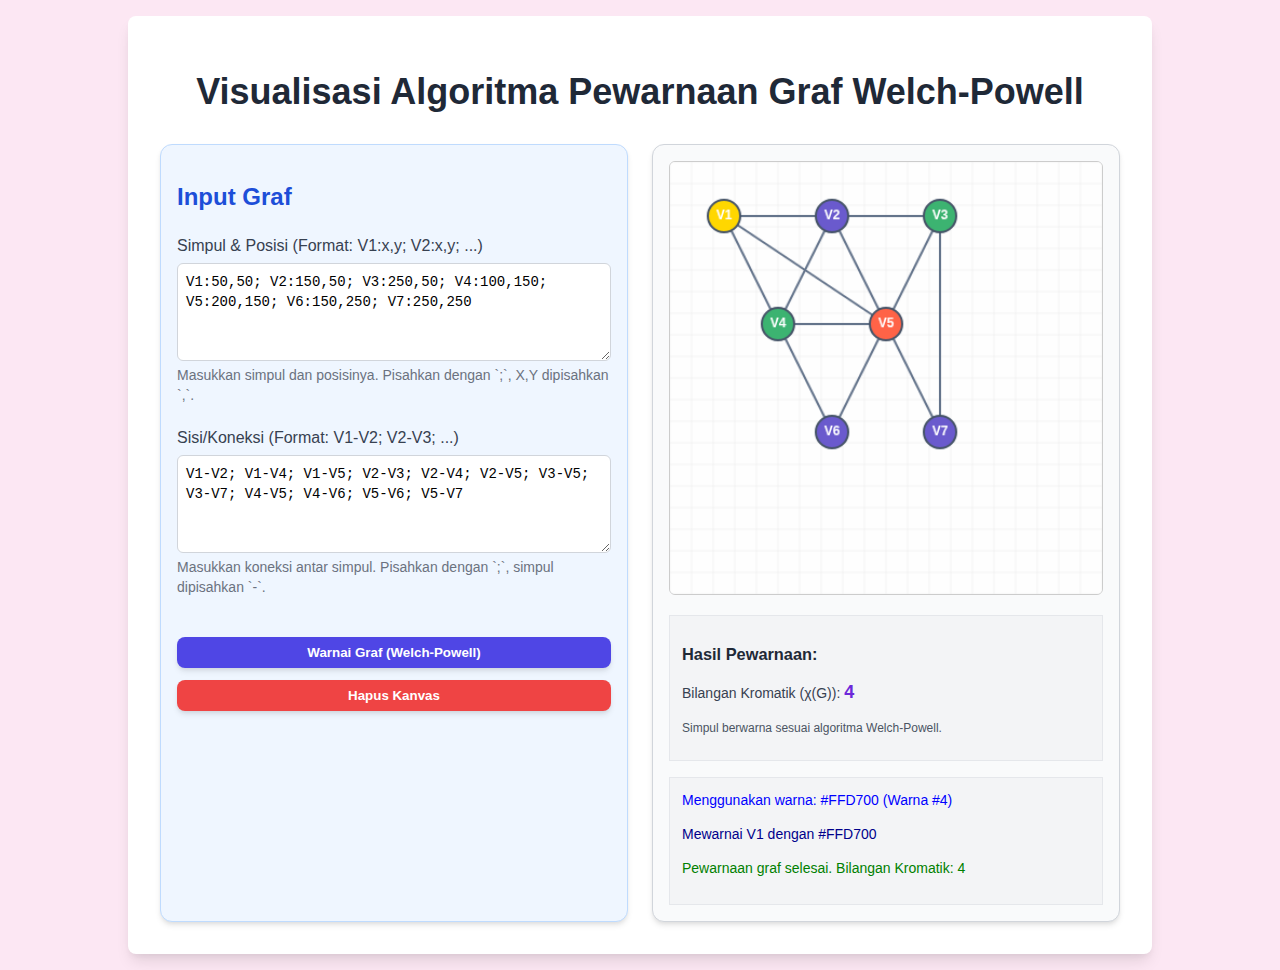
<file: per6.html>
<!DOCTYPE html>
<html lang="id">
<head>
    <meta charset="UTF-8">
    <meta name="viewport" content="width=device-width, initial-scale=1.0">
    <title>Visualisasi Algoritma Pewarnaan Graf Welch-Powell</title>
    <style>
        /* Base styles adapted from Tailwind's preflight and common utilities */
        *, *::before, *::after {
            box-sizing: border-box;
            border-width: 0;
            border-style: solid;
            border-color: #e5e7eb; /* gray-200 */
        }
        body {
            font-family: 'Inter', sans-serif;
            margin: 0;
            line-height: inherit;
            background-color: #fce7f3; /* bg-pink-100 */
            padding: 1rem; /* p-4 */
            min-height: 100vh;
            display: flex;
            align-items: center;
            justify-content: center;
        }

        /* Container styling */
        .max-w-5xl {
            max-width: 64rem; /* Equivalent to 1024px, common for max-w-5xl */
        }
        .w-full {
            width: 100%;
        }
        .bg-white {
            background-color: #fff;
        }
        .shadow-lg {
            box-shadow: 0 10px 15px -3px rgba(0, 0, 0, 0.1), 0 4px 6px -2px rgba(0, 0, 0, 0.05);
        }
        .rounded-lg {
            border-radius: 0.5rem;
        }
        .p-6 {
            padding: 1.5rem;
        }
        @media (min-width: 768px) { /* md breakpoint */
            .md\:p-8 {
                padding: 2rem;
            }
        }
        .space-y-8 > :not([hidden]) ~ :not([hidden]) {
            margin-top: 2rem;
            margin-bottom: 0;
        }

        /* Heading styles */
        .text-3xl {
            font-size: 1.875rem; /* 30px */
            line-height: 2.25rem; /* 36px */
        }
        @media (min-width: 768px) { /* md breakpoint */
            .md\:text-4xl {
                font-size: 2.25rem; /* 36px */
                line-height: 2.5rem; /* 40px */
            }
        }
        .font-extrabold {
            font-weight: 800;
        }
        .text-center {
            text-align: center;
        }
        .text-gray-800 {
            color: #1f2937;
        }
        .mb-6 {
            margin-bottom: 1.5rem;
        }

        /* Grid layout */
        .grid {
            display: grid;
        }
        .grid-cols-1 {
            grid-template-columns: repeat(1, minmax(0, 1fr));
        }
        @media (min-width: 768px) { /* md breakpoint */
            .md\:grid-cols-2 {
                grid-template-columns: repeat(2, minmax(0, 1fr));
            }
        }
        .gap-6 {
            gap: 1.5rem;
        }

        /* Input section styling */
        .border {
            border-width: 1px;
        }
        .border-blue-200 {
            border-color: #bfdbfe;
        }
        .rounded-xl {
            border-radius: 0.75rem;
        }
        .p-4 {
            padding: 1rem;
        }
        .bg-blue-50 {
            background-color: #eff6ff;
        }
        .shadow-md {
            box-shadow: 0 4px 6px -1px rgba(0, 0, 0, 0.1), 0 2px 4px -1px rgba(0, 0, 0, 0.06);
        }
        .text-2xl {
            font-size: 1.5rem; /* 24px */
            line-height: 2rem; /* 32px */
        }
        .font-bold {
            font-weight: 700;
        }
        .text-blue-700 {
            color: #1d4ed8;
        }
        .mb-4 {
            margin-bottom: 1rem;
        }
        .space-y-6 > :not([hidden]) ~ :not([hidden]) {
            margin-top: 1.5rem;
            margin-bottom: 0;
        }
        .block {
            display: block;
        }
        .text-gray-700 {
            color: #374151;
        }
        .font-medium {
            font-weight: 500;
        }
        .mb-2 {
            margin-bottom: 0.5rem;
        }

        /* Textarea styling */
        textarea {
            display: block;
            padding: 0.5rem; /* p-2 */
            border-width: 1px;
            border-color: #d1d5db; /* border-gray-300 */
            border-radius: 0.375rem; /* rounded-md */
            /* Focus styles: mimic Tailwind's focus:ring and focus:border */
            outline: 2px solid transparent; /* For focus outline */
            outline-offset: 2px;
            box-shadow: none; /* Reset default browser shadow */
            transition: all 0.15s ease-in-out; /* Smooth transition for focus */
        }
        textarea:focus {
            border-color: #3b82f6; /* blue-500 */
            box-shadow: 0 0 0 3px rgba(59, 130, 246, 0.5); /* Simulating focus:ring-blue-500 */
        }
        .font-mono {
            font-family: SFMono-Regular, Menlo, Monaco, Consolas, "Liberation Mono", "Courier New", monospace;
        }
        .text-sm {
            font-size: 0.875rem; /* 14px */
            line-height: 1.25rem; /* 20px */
        }
        .text-gray-500 {
            color: #6b7280;
        }
        .mt-1 {
            margin-top: 0.25rem;
        }

        /* Button styling */
        button {
            transition: all 0.3s ease;
            cursor: pointer;
            border-radius: 0.5rem; /* rounded-lg */
            padding-top: 0.5rem; /* py-2 */
            padding-bottom: 0.5rem;
            padding-left: 1rem; /* px-4 */
            padding-right: 1rem;
            font-weight: 700; /* font-bold */
            color: #fff; /* text-white */
            box-shadow: 0 4px 6px -1px rgba(0, 0, 0, 0.1), 0 2px 4px -1px rgba(0, 0, 0, 0.06); /* shadow-md */
            display: block; /* w-full or flex-1 */
            width: 100%; /* added for w-full equivalent */
        }
        button:hover {
            transform: translateY(-2px);
            box-shadow: 0 4px 8px rgba(0, 0, 0, 0.2);
        }
        button:active {
            transform: translateY(0);
            box-shadow: none;
        }

        .flex-col {
            flex-direction: column;
        }
        .space-y-3 > :not([hidden]) ~ :not([hidden]) {
            margin-top: 0.75rem;
            margin-bottom: 0;
        }
        .pt-4 {
            padding-top: 1rem;
        }

        .bg-indigo-600 {
            background-color: #4f46e5;
        }
        .hover\:bg-indigo-700:hover {
            background-color: #4338ca;
        }
        .bg-red-500 {
            background-color: #ef4444;
        }
        .hover\:bg-red-600:hover {
            background-color: #dc2626;
        }

        /* Canvas & Output Section Styling */
        .items-center {
            align-items: center;
        }
        .justify-center {
            justify-content: center;
        }
        .border-gray-300 {
            border-color: #d1d5db;
        }
        .bg-gray-50 {
            background-color: #f9fafb;
        }
        canvas {
            border: 1px solid #ccc;
            background-color: #f9f9f9;
            width: 100%; /* w-full */
            height: auto; /* h-auto */
            border-radius: 0.375rem; /* rounded-md */
        }
        .mt-4 {
            margin-top: 1rem;
        }
        .p-3 {
            padding: 0.75rem;
        }
        .bg-gray-100 {
            background-color: #f3f4f6;
        }
        .border-gray-200 {
            border-color: #e5e7eb;
        }
        .text-gray-700 {
            color: #374151;
        }
        .font-semibold {
            font-weight: 600;
        }
        .text-lg {
            font-size: 1.125rem; /* 18px */
            line-height: 1.75rem; /* 28px */
        }
        .text-purple-700 {
            color: #6d28d9;
        }
        .text-xs {
            font-size: 0.75rem; /* 12px */
            line-height: 1rem; /* 16px */
        }
        .text-gray-600 {
            color: #4b5563;
        }
        .overflow-auto {
            overflow: auto;
        }
        .h-32 {
            height: 8rem; /* 128px */
        }
    </style>
</head>
<body class="bg-pink-100 p-4 min-h-screen flex items-center justify-center">
    <div class="max-w-5xl w-full bg-white shadow-lg rounded-lg p-6 md:p-8 space-y-8">
        <h1 class="text-3xl md:text-4xl font-extrabold text-center text-gray-800 mb-6">
            Visualisasi Algoritma Pewarnaan Graf Welch-Powell
        </h1>

        <div class="grid grid-cols-1 md:grid-cols-2 gap-6">
            <div class="space-y-6 border border-blue-200 rounded-xl p-4 bg-blue-50 shadow-md">
                <h2 class="text-2xl font-bold text-blue-700 mb-4">Input Graf</h2>

                <div>
                    <label class="block text-gray-700 font-medium mb-2">Simpul & Posisi (Format: V1:x,y; V2:x,y; ...)</label>
                    <textarea id="vertexInput" rows="4" class="w-full p-2 border border-gray-300 rounded-md focus:ring-blue-500 focus:border-blue-500 font-mono text-sm" placeholder="Contoh: V1:50,50; V2:150,50; V3:100,150; V4:200,150">V1:50,50; V2:150,50; V3:250,50; V4:100,150; V5:200,150; V6:150,250; V7:250,250</textarea>
                    <p class="text-sm text-gray-500 mt-1">Masukkan simpul dan posisinya. Pisahkan dengan `;`, X,Y dipisahkan `,`.</p>
                </div>

                <div>
                    <label class="block text-gray-700 font-medium mb-2">Sisi/Koneksi (Format: V1-V2; V2-V3; ...)</label>
                    <textarea id="edgeInput" rows="4" class="w-full p-2 border border-gray-300 rounded-md focus:ring-blue-500 focus:border-blue-500 font-mono text-sm" placeholder="Contoh: V1-V2; V1-V3; V2-V3">V1-V2; V1-V4; V1-V5; V2-V3; V2-V4; V2-V5; V3-V5; V3-V7; V4-V5; V4-V6; V5-V6; V5-V7</textarea>
                    <p class="text-sm text-gray-500 mt-1">Masukkan koneksi antar simpul. Pisahkan dengan `;`, simpul dipisahkan `-`.</p>
                </div>

                <div class="flex flex-col space-y-3 pt-4">
                    <button id="colorizeGraphBtn" class="bg-indigo-600 hover:bg-indigo-700 text-white font-bold py-2 px-4 rounded-lg shadow-md">
                        Warnai Graf (Welch-Powell)
                    </button>
                    <button id="clearCanvasBtn" class="bg-red-500 hover:bg-red-600 text-white font-bold py-2 px-4 rounded-lg shadow-md">
                        Hapus Kanvas
                    </button>
                </div>
            </div>

            <div class="flex flex-col items-center justify-center border border-gray-300 rounded-xl p-4 bg-gray-50 shadow-md">
                <canvas id="graphCanvas" width="400" height="400" class="w-full h-auto rounded-md"></canvas>
                <div class="mt-4 p-3 bg-gray-100 border border-gray-200 rounded-md text-sm text-gray-700 w-full">
                    <h3 class="font-bold text-gray-800 mb-2">Hasil Pewarnaan:</h3>
                    <p>Bilangan Kromatik (χ(G)): <span id="chromaticNumber" class="font-semibold text-lg text-purple-700">Belum dihitung</span></p>
                    <p class="mt-2 text-xs text-gray-600">Simpul berwarna sesuai algoritma Welch-Powell.</p>
                </div>
                <div id="outputLog" class="mt-4 p-3 bg-gray-100 border border-gray-200 rounded-md text-sm text-gray-700 overflow-auto h-32 w-full">
                    </div>
            </div>
        </div>
    </div>

    <script>
        const canvas = document.getElementById('graphCanvas');
        const ctx = canvas.getContext('2d');
        const vertexInput = document.getElementById('vertexInput');
        const edgeInput = document.getElementById('edgeInput');
        const colorizeGraphBtn = document.getElementById('colorizeGraphBtn');
        const clearCanvasBtn = document.getElementById('clearCanvasBtn');
        const chromaticNumberSpan = document.getElementById('chromaticNumber');
        const outputLog = document.getElementById('outputLog');

        const COLORS = [
            '#FF6347', // Tomato (Merah)
            '#6A5ACD', // SlateBlue (Biru)
            '#3CB371', // MediumSeaGreen (Hijau)
            '#FFD700', // Gold (Kuning)
            '#8A2BE2', // BlueViolet (Ungu)
            '#FF4500', // OrangeRed (Oranye)
            '#20B2AA', // LightSeaGreen (Cyan)
            '#DC143C', // Crimson (Merah Tua)
            '#00BFFF', // DeepSkyBlue (Biru Cerah)
            '#ADFF2F'  // GreenYellow (Kuning Kehijauan)
        ];

        /**
         * Clears the canvas and the output log.
         */
        function clearCanvas() {
            ctx.clearRect(0, 0, canvas.width, canvas.height);
            outputLog.innerHTML = '';
            chromaticNumberSpan.textContent = 'Belum dihitung';
            drawGrid(); // Redraw grid after clearing
        }

        /**
         * Logs a message to the output log.
         * @param {string} message - The message to log.
         * @param {string} color - The color of the text (e.g., 'blue', 'green').
         */
        function logMessage(message, color = 'black') {
            const p = document.createElement('p');
            p.textContent = message;
            p.style.color = color;
            outputLog.appendChild(p);
            outputLog.scrollTop = outputLog.scrollHeight; // Auto-scroll to bottom
        }

        /**
         * Draws the coordinate grid on the canvas (simple grid for pixel accuracy).
         */
        function drawGrid() {
            ctx.fillStyle = '#fefefe';
            ctx.fillRect(0, 0, canvas.width, canvas.height);
            ctx.strokeStyle = '#e8e8e8'; // Light gray for grid lines
            ctx.lineWidth = 0.5;

            for (let x = 0; x <= canvas.width; x += 20) {
                ctx.beginPath();
                ctx.moveTo(x, 0);
                ctx.lineTo(x, canvas.height);
                ctx.stroke();
            }

            for (let y = 0; y <= canvas.height; y += 20) {
                ctx.beginPath();
                ctx.moveTo(0, y);
                ctx.lineTo(canvas.width, y);
                ctx.stroke();
            }
        }

        /**
         * Draws a vertex on the canvas.
         * @param {Object} vertex - The vertex object {name, x, y, color}.
         */
        function drawVertex(vertex) {
            ctx.beginPath();
            ctx.arc(vertex.x, vertex.y, 15, 0, 2 * Math.PI); // Vertex circle
            ctx.fillStyle = vertex.color || '#94a3b8'; // Default gray if no color
            ctx.fill();
            ctx.strokeStyle = '#475569';
            ctx.lineWidth = 2;
            ctx.stroke();

            ctx.fillStyle = '#ffffff';
            ctx.font = 'bold 12px Arial';
            ctx.textAlign = 'center';
            ctx.textBaseline = 'middle';
            ctx.fillText(vertex.name, vertex.x, vertex.y);
        }

        /**
         * Draws an edge on the canvas.
         * @param {Object} vertex1 - First vertex object.
         * @param {Object} vertex2 - Second vertex object.
         */
        function drawEdge(vertex1, vertex2) {
            ctx.beginPath();
            ctx.moveTo(vertex1.x, vertex1.y);
            ctx.lineTo(vertex2.x, vertex2.y);
            ctx.strokeStyle = '#64748b';
            ctx.lineWidth = 2;
            ctx.stroke();
        }

        /**
         * Parses input strings for vertices and edges.
         * @returns {Object} - Object containing vertices and adjacency list.
         */
        function parseGraphInput() {
            const vertices = {}; // {name: {x, y, color, degree, neighbors}}
            const adjList = {};  // {name: [neighbor1, neighbor2]}

            // Parse vertices
            const vertexStrings = vertexInput.value.split(';').filter(s => s.trim() !== '');
            vertexStrings.forEach(s => {
                const parts = s.trim().split(':');
                if (parts.length === 2) {
                    const name = parts[0].trim();
                    const coords = parts[1].trim().split(',').map(Number);
                    if (coords.length === 2 && !isNaN(coords[0]) && !isNaN(coords[1])) {
                        vertices[name] = { name, x: coords[0], y: coords[1], color: null, degree: 0, neighbors: [] };
                        adjList[name] = [];
                    } else {
                        logMessage(`Peringatan: Koordinat tidak valid untuk simpul ${name}.`, 'orange');
                    }
                } else {
                    logMessage(`Peringatan: Format simpul tidak valid: "${s}". Gunakan format 'VName:x,y'.`, 'orange');
                }
            });

            // Parse edges
            const edgeStrings = edgeInput.value.split(';').filter(s => s.trim() !== '');
            edgeStrings.forEach(s => {
                const parts = s.trim().split('-');
                if (parts.length === 2) {
                    const v1Name = parts[0].trim();
                    const v2Name = parts[1].trim();

                    if (vertices[v1Name] && vertices[v2Name]) {
                        // Add to adjacency list (undirected graph)
                        adjList[v1Name].push(v2Name);
                        adjList[v2Name].push(v1Name);
                    } else {
                        logMessage(`Peringatan: Sisi ${v1Name}-${v2Name} memiliki simpul yang tidak terdefinisi.`, 'orange');
                    }
                } else {
                    logMessage(`Peringatan: Format sisi tidak valid: "${s}". Gunakan format 'V1-V2'.`, 'orange');
                }
            });

            // Calculate degrees and assign neighbors to vertex objects
            for (const vName in vertices) {
                vertices[vName].neighbors = adjList[vName];
                vertices[vName].degree = adjList[vName].length;
            }

            return { vertices: Object.values(vertices), adjList };
        }

        /**
         * Implements the Welch-Powell graph coloring algorithm.
         * @param {Array<Object>} vertices - Array of vertex objects.
         * @returns {Object} - {coloredVertices: Array, chromaticNumber: number}
         */
        function welchPowell(vertices) {
            // Step 1: Sort vertices by degree in decreasing order
            const sortedVertices = [...vertices].sort((a, b) => b.degree - a.degree);
            logMessage(`Simpul diurutkan berdasarkan derajat: ${sortedVertices.map(v => `${v.name}(${v.degree})`).join(', ')}`, 'blue');

            let currentColorIndex = 0;
            let coloredVertices = JSON.parse(JSON.stringify(vertices)); // Deep copy to preserve original

            while (coloredVertices.some(v => v.color === null)) {
                const color = COLORS[currentColorIndex % COLORS.length];
                logMessage(`Menggunakan warna: ${color} (Warna #${currentColorIndex + 1})`, 'blue');

                // Step 2 & 3: Color the first uncolored vertex with the current color
                // And then iteratively color uncolored vertices not adjacent to already colored ones of this color
                for (let i = 0; i < sortedVertices.length; i++) {
                    const currentVertex = coloredVertices.find(v => v.name === sortedVertices[i].name);

                    if (currentVertex.color === null) {
                        let canBeColored = true;
                        // Check if currentVertex is adjacent to any vertex already colored with 'color'
                        for (const neighborName of currentVertex.neighbors) {
                            const neighbor = coloredVertices.find(v => v.name === neighborName);
                            if (neighbor.color === color) {
                                canBeColored = false;
                                break;
                            }
                        }

                        if (canBeColored) {
                            currentVertex.color = color;
                            logMessage(`   Mewarnai ${currentVertex.name} dengan ${color}`, 'darkblue');
                        }
                    }
                }
                currentColorIndex++;
            }

            chromaticNumberSpan.textContent = currentColorIndex;
            return { coloredVertices, chromaticNumber: currentColorIndex };
        }

        /**
         * Main function to color and draw the graph.
         */
        function colorizeGraph() {
            clearCanvas();
            const { vertices, adjList } = parseGraphInput();

            if (Object.keys(vertices).length === 0) {
                logMessage('Tidak ada simpul yang terdeteksi atau format salah.', 'red');
                return;
            }

            // Draw all edges first (underneath vertices)
            for (const vertex of vertices) {
                for (const neighborName of vertex.neighbors) {
                    const neighbor = vertices.find(v => v.name === neighborName);
                    // Draw edge only once (e.g., if v1-v2, don't draw v2-v1)
                    if (neighbor && vertex.name < neighbor.name) {
                        drawEdge(vertex, neighbor);
                    }
                }
            }

            // Apply Welch-Powell algorithm
            const { coloredVertices, chromaticNumber } = welchPowell(vertices);

            // Draw colored vertices on top of edges
            coloredVertices.forEach(v => drawVertex(v));
            
            logMessage(`Pewarnaan graf selesai. Bilangan Kromatik: ${chromaticNumber}`, 'green');
        }

        // Event Listeners
        colorizeGraphBtn.addEventListener('click', colorizeGraph);
        clearCanvasBtn.addEventListener('click', clearCanvas);

        // Initial draw of the grid
        drawGrid();
        // Optionally, colorize with default values on load
        colorizeGraph();
    </script>
</body>
</html>
</file>
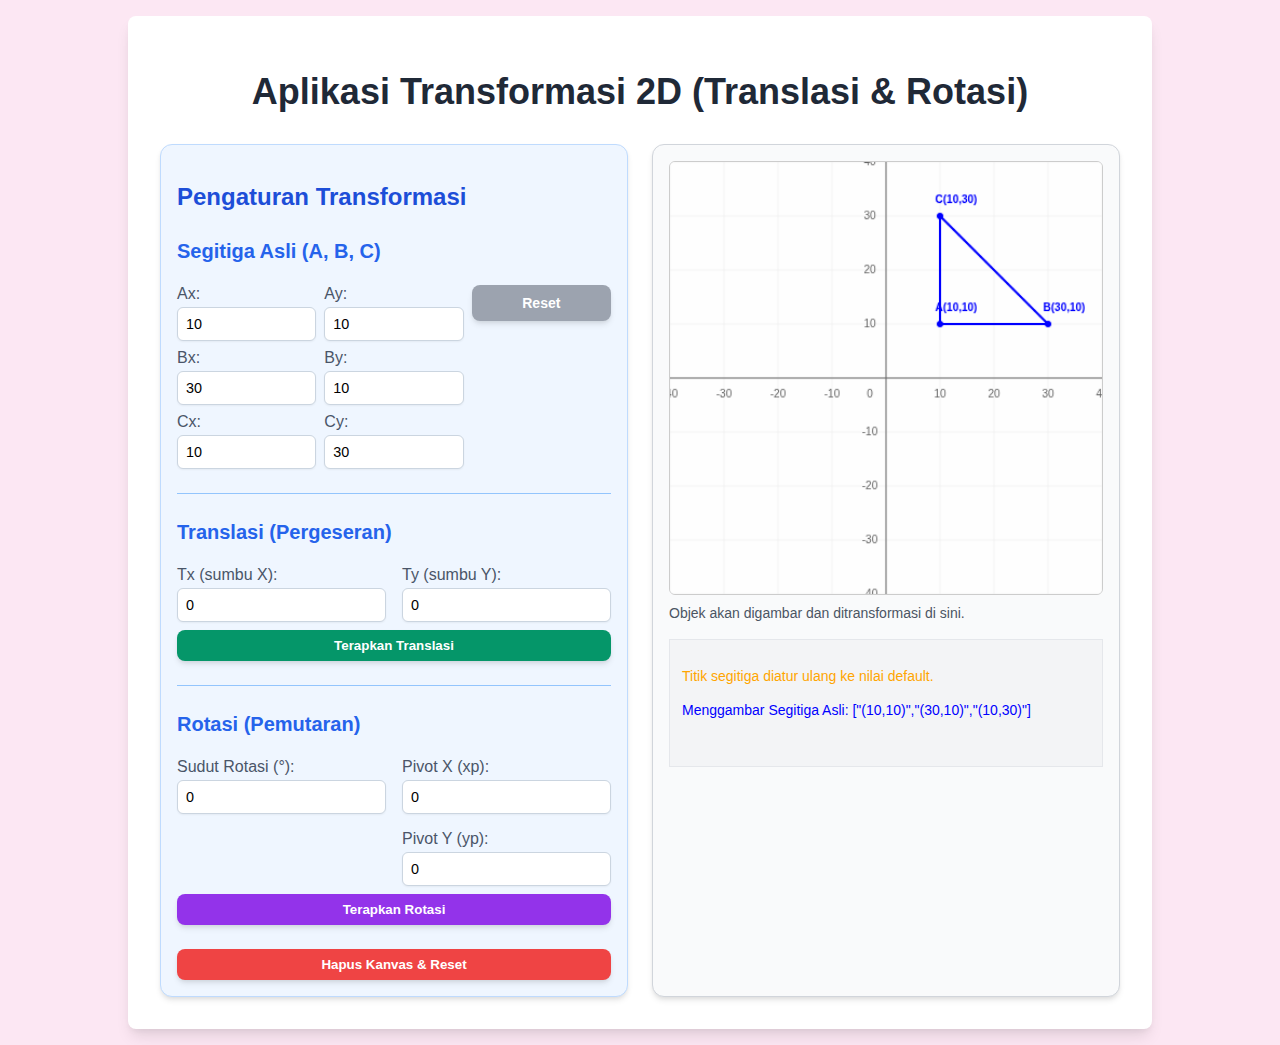
<file: per8.html>
<!DOCTYPE html>
<html lang="id">
<head>
    <meta charset="UTF-8">
    <meta name="viewport" content="width=device-width, initial-scale=1.0">
    <title>Aplikasi Transformasi 2D (Translasi & Rotasi)</title>
    <style>
        /* Base styles adapted from Tailwind's preflight and common utilities */
        *, *::before, *::after {
            box-sizing: border-box;
            border-width: 0;
            border-style: solid;
            border-color: #e5e7eb; /* gray-200 */
        }
        body {
            font-family: 'Inter', sans-serif;
            margin: 0;
            line-height: inherit;
            background-color: #fce7f3; /* bg-pink-100 */
            padding: 1rem; /* p-4 */
            min-height: 100vh;
            display: flex;
            align-items: center;
            justify-content: center;
        }

        /* Custom font for a clean look */
        body {
            font-family: 'Inter', sans-serif;
        }

        /* Style for canvas border */
        canvas {
            border: 1px solid #ccc;
            background-color: #f9f9f9;
            display: block; /* Remove extra space below canvas */
            width: 100%; /* w-full */
            height: auto; /* h-auto */
            border-radius: 0.375rem; /* rounded-md */
        }

        /* Custom styling for button effects */
        button {
            transition: all 0.3s ease;
            cursor: pointer;
            border-radius: 0.5rem; /* rounded-lg */
            padding-top: 0.5rem; /* py-2 */
            padding-bottom: 0.5rem;
            padding-left: 1rem; /* px-4 */
            padding-right: 1rem;
            font-weight: 700; /* font-bold */
            color: #fff; /* text-white */
            box-shadow: 0 4px 6px -1px rgba(0, 0, 0, 0.1), 0 2px 4px -1px rgba(0, 0, 0, 0.06); /* shadow-md */
            display: block; /* w-full equivalent */
            width: 100%; /* added for w-full equivalent */
        }
        button:hover {
            transform: translateY(-2px);
            box-shadow: 0 4px 8px rgba(0, 0, 0, 0.2);
        }
        button:active {
            transform: translateY(0);
            box-shadow: none;
        }

        /* Input group styling */
        .input-group label {
            display: block;
            margin-bottom: 0.25rem; /* 4px */
            font-weight: 500;
            color: #4a5568; /* gray-700 */
        }
        .input-group input[type="number"] {
            width: 100%;
            padding: 0.5rem; /* 8px */
            border: 1px solid #cbd5e0; /* gray-300 */
            border-radius: 0.375rem; /* 6px */
            font-size: 0.9rem;
            box-shadow: 0 1px 2px 0 rgba(0, 0, 0, 0.05); /* subtle shadow for inputs */
            outline: none; /* remove default outline */
            transition: border-color 0.15s ease-in-out, box-shadow 0.15s ease-in-out;
        }
        .input-group input[type="number"]:focus {
            border-color: #3b82f6; /* blue-500 */
            box-shadow: 0 0 0 3px rgba(59, 130, 246, 0.25); /* focus ring effect */
        }


        /* Container styling */
        .max-w-5xl {
            max-width: 64rem; /* Equivalent to 1024px, common for max-w-5xl */
        }
        .w-full {
            width: 100%;
        }
        .bg-white {
            background-color: #fff;
        }
        .shadow-lg {
            box-shadow: 0 10px 15px -3px rgba(0, 0, 0, 0.1), 0 4px 6px -2px rgba(0, 0, 0, 0.05);
        }
        .rounded-lg {
            border-radius: 0.5rem;
        }
        .p-6 {
            padding: 1.5rem;
        }
        @media (min-width: 768px) { /* md breakpoint */
            .md\:p-8 {
                padding: 2rem;
            }
        }
        .space-y-8 > :not([hidden]) ~ :not([hidden]) {
            margin-top: 2rem;
            margin-bottom: 0;
        }

        /* Heading styles */
        .text-3xl {
            font-size: 1.875rem; /* 30px */
            line-height: 2.25rem; /* 36px */
        }
        @media (min-width: 768px) { /* md breakpoint */
            .md\:text-4xl {
                font-size: 2.25rem; /* 36px */
                line-height: 2.5rem; /* 40px */
            }
        }
        .font-extrabold {
            font-weight: 800;
        }
        .text-center {
            text-align: center;
        }
        .text-gray-800 {
            color: #1f2937;
        }
        .mb-6 {
            margin-bottom: 1.5rem;
        }

        /* Grid layout */
        .grid {
            display: grid;
        }
        .grid-cols-1 {
            grid-template-columns: repeat(1, minmax(0, 1fr));
        }
        @media (min-width: 768px) { /* md breakpoint */
            .md\:grid-cols-2 {
                grid-template-columns: repeat(2, minmax(0, 1fr));
            }
        }
        .gap-6 {
            gap: 1.5rem;
        }

        /* Section styling (Input and Canvas) */
        .border {
            border-width: 1px;
        }
        .border-blue-200 {
            border-color: #bfdbfe;
        }
        .rounded-xl {
            border-radius: 0.75rem;
        }
        .p-4 {
            padding: 1rem;
        }
        .bg-blue-50 {
            background-color: #eff6ff;
        }
        .shadow-md {
            box-shadow: 0 4px 6px -1px rgba(0, 0, 0, 0.1), 0 2px 4px -1px rgba(0, 0, 0, 0.06);
        }
        .text-2xl {
            font-size: 1.5rem; /* 24px */
            line-height: 2rem; /* 32px */
        }
        .font-bold {
            font-weight: 700;
        }
        .text-blue-700 {
            color: #1d4ed8;
        }
        .mb-4 {
            margin-bottom: 1rem;
        }
        .space-y-6 > :not([hidden]) ~ :not([hidden]) {
            margin-top: 1.5rem;
            margin-bottom: 0;
        }
        .space-y-2 > :not([hidden]) ~ :not([hidden]) {
            margin-top: 0.5rem;
            margin-bottom: 0;
        }
        .text-xl {
            font-size: 1.25rem; /* 20px */
            line-height: 1.75rem; /* 28px */
        }
        .font-semibold {
            font-weight: 600;
        }
        .text-blue-600 {
            color: #2563eb;
        }

        /* Specific grid for points */
        .grid-cols-3 {
            grid-template-columns: repeat(3, minmax(0, 1fr));
        }
        .gap-2 {
            gap: 0.5rem;
        }
        .items-end {
            align-items: flex-end;
        }
        .text-sm {
            font-size: 0.875rem; /* 14px */
            line-height: 1.25rem; /* 20px */
        }

        /* Buttons for points reset */
        .bg-gray-400 {
            background-color: #9ca3af;
        }
        .hover\:bg-gray-500:hover {
            background-color: #6b7280;
        }

        /* Horizontal rule */
        hr {
            border-top-width: 1px;
            border-color: #93c5fd; /* blue-300 */
            margin-top: 1rem; /* my-4 */
            margin-bottom: 1rem; /* my-4 */
        }

        /* Translation/Rotation grid and buttons */
        .grid-cols-2 {
            grid-template-columns: repeat(2, minmax(0, 1fr));
        }
        .gap-4 {
            gap: 1rem;
        }
        .bg-green-600 {
            background-color: #059669;
        }
        .hover\:bg-green-700:hover {
            background-color: #047857;
        }
        .bg-purple-600 {
            background-color: #9333ea;
        }
        .hover\:bg-purple-700:hover {
            background-color: #7e22ce;
        }
        .mt-6 {
            margin-top: 1.5rem;
        }
        .bg-red-500 {
            background-color: #ef4444;
        }
        .hover\:bg-red-600:hover {
            background-color: #dc2626;
        }


        /* Canvas & Output Section Styling */
        .flex-col {
            flex-direction: column;
        }
        .items-center {
            align-items: center;
        }
        .justify-center {
            justify-content: center;
        }
        .border-gray-300 {
            border-color: #d1d5db;
        }
        .bg-gray-50 {
            background-color: #f9fafb;
        }
        .text-gray-600 {
            color: #4b5563;
        }
        .mt-2 {
            margin-top: 0.5rem;
        }
        .mt-4 {
            margin-top: 1rem;
        }
        .p-3 {
            padding: 0.75rem;
        }
        .bg-gray-100 {
            background-color: #f3f4f6;
        }
        .border-gray-200 {
            border-color: #e5e7eb;
        }
        .text-gray-700 {
            color: #374151;
        }
        .overflow-auto {
            overflow: auto;
        }
        .h-32 {
            height: 8rem; /* 128px */
        }
    </style>
</head>
<body class="bg-pink-100 p-4 min-h-screen flex items-center justify-center">
    <div class="max-w-5xl w-full bg-white shadow-lg rounded-lg p-6 md:p-8 space-y-8">
        <h1 class="text-3xl md:text-4xl font-extrabold text-center text-gray-800 mb-6">
            Aplikasi Transformasi 2D (Translasi & Rotasi)
        </h1>

        <div class="grid grid-cols-1 md:grid-cols-2 gap-6">
            <div class="space-y-6 border border-blue-200 rounded-xl p-4 bg-blue-50 shadow-md">
                <h2 class="text-2xl font-bold text-blue-700 mb-4">Pengaturan Transformasi</h2>

                <div class="space-y-2">
                    <h3 class="text-xl font-semibold text-blue-600">Segitiga Asli (A, B, C)</h3>
                    <div class="grid grid-cols-3 gap-2">
                        <div class="input-group">
                            <label for="ax">Ax:</label>
                            <input type="number" id="ax" value="10">
                        </div>
                        <div class="input-group">
                            <label for="ay">Ay:</label>
                            <input type="number" id="ay" value="10">
                        </div>
                        <div class="flex items-end">
                            <button id="resetPointsBtn" class="bg-gray-400 hover:bg-gray-500 text-white font-bold py-2 px-4 rounded-lg shadow-md w-full text-sm">Reset</button>
                        </div>

                        <div class="input-group">
                            <label for="bx">Bx:</label>
                            <input type="number" id="bx" value="30">
                        </div>
                        <div class="input-group">
                            <label for="by">By:</label>
                            <input type="number" id="by" value="10">
                        </div>
                        <div class="input-group"></div>

                        <div class="input-group">
                            <label for="cx">Cx:</label>
                            <input type="number" id="cx" value="10">
                        </div>
                        <div class="input-group">
                            <label for="cy">Cy:</label>
                            <input type="number" id="cy" value="30">
                        </div>
                        <div class="input-group"></div>
                    </div>
                </div>

                <hr class="border-blue-300 my-4">

                <div class="space-y-2">
                    <h3 class="text-xl font-semibold text-blue-600">Translasi (Pergeseran)</h3>
                    <div class="grid grid-cols-2 gap-4">
                        <div class="input-group">
                            <label for="tx">Tx (sumbu X):</label>
                            <input type="number" id="tx" value="0">
                        </div>
                        <div class="input-group">
                            <label for="ty">Ty (sumbu Y):</label>
                            <input type="number" id="ty" value="0">
                        </div>
                    </div>
                    <button id="applyTranslationBtn" class="w-full bg-green-600 hover:bg-green-700 text-white font-bold py-2 px-4 rounded-lg shadow-md">
                        Terapkan Translasi
                    </button>
                </div>

                <hr class="border-blue-300 my-4">

                <div class="space-y-2">
                    <h3 class="text-xl font-semibold text-blue-600">Rotasi (Pemutaran)</h3>
                    <div class="grid grid-cols-2 gap-4">
                        <div class="input-group">
                            <label for="angle">Sudut Rotasi (&deg;):</label>
                            <input type="number" id="angle" value="0">
                        </div>
                        <div class="input-group">
                            <label for="pivotX">Pivot X (xp):</label>
                            <input type="number" id="pivotX" value="0">
                        </div>
                        <div class="input-group"></div>
                        <div class="input-group">
                            <label for="pivotY">Pivot Y (yp):</label>
                            <input type="number" id="pivotY" value="0">
                        </div>
                    </div>
                    <button id="applyRotationBtn" class="w-full bg-purple-600 hover:bg-purple-700 text-white font-bold py-2 px-4 rounded-lg shadow-md">
                        Terapkan Rotasi
                    </button>
                </div>

                <button id="clearCanvasBtn" class="w-full bg-red-500 hover:bg-red-600 text-white font-bold py-2 px-4 rounded-lg shadow-md mt-6">
                    Hapus Kanvas & Reset
                </button>
            </div>

            <div class="flex flex-col items-center justify-center border border-gray-300 rounded-xl p-4 bg-gray-50 shadow-md">
                <canvas id="transformCanvas" width="400" height="400" class="w-full h-auto rounded-md"></canvas>
                <p class="text-gray-600 mt-2 text-sm">Objek akan digambar dan ditransformasi di sini.</p>
                <div id="outputLog" class="mt-4 p-3 bg-gray-100 border border-gray-200 rounded-md text-sm text-gray-700 overflow-auto h-32 w-full">
                    </div>
            </div>
        </div>
    </div>

    <script>
        const canvas = document.getElementById('transformCanvas');
        const ctx = canvas.getContext('2d');
        const outputLog = document.getElementById('outputLog');

        // Original Triangle Points
        const axInput = document.getElementById('ax');
        const ayInput = document.getElementById('ay');
        const bxInput = document.getElementById('bx');
        const byInput = document.getElementById('by');
        const cxInput = document.getElementById('cx');
        const cyInput = document.getElementById('cy');
        const resetPointsBtn = document.getElementById('resetPointsBtn');

        // Translation Controls
        const txInput = document.getElementById('tx');
        const tyInput = document.getElementById('ty');
        const applyTranslationBtn = document.getElementById('applyTranslationBtn');

        // Rotation Controls
        const angleInput = document.getElementById('angle');
        const pivotXInput = document.getElementById('pivotX');
        const pivotYInput = document.getElementById('pivotY');
        const applyRotationBtn = document.getElementById('applyRotationBtn');

        const clearCanvasBtn = document.getElementById('clearCanvasBtn');

        // Scaling factor for better visualization
        const SCALE = 5; // 1 unit in Cartesian corresponds to 5 pixels on canvas
        const CANVAS_CENTER_X = canvas.width / 2;
        const CANVAS_CENTER_Y = canvas.height / 2;

        let trianglePoints = []; // Array of {x, y} objects
        const DEFAULT_TRIANGLE = [
            { x: 10, y: 10 },
            { x: 30, y: 10 },
            { x: 10, y: 30 }
        ];

        /**
         * Clears the canvas and the output log.
         */
        function clearCanvas() {
            ctx.clearRect(0, 0, canvas.width, canvas.height);
            outputLog.innerHTML = '';
            resetTrianglePoints();
            drawGrid(); // Redraw grid after clearing
            drawTriangle(trianglePoints, 'blue', 'Segitiga Asli'); // Draw default triangle
        }

        /**
         * Logs a message to the output log.
         * @param {string} message - The message to log.
         * @param {string} color - The color of the text (e.g., 'blue', 'green').
         */
        function logMessage(message, color = 'black') {
            const p = document.createElement('p');
            p.textContent = message;
            p.style.color = color;
            outputLog.appendChild(p);
            outputLog.scrollTop = outputLog.scrollHeight; // Auto-scroll to bottom
        }

        /**
         * Converts Cartesian coordinates to Canvas coordinates.
         * @param {number} x - Cartesian X.
         * @param {number} y - Cartesian Y.
         * @returns {Object} - Canvas coordinates {canvasX, canvasY}.
         */
        function cartesianToCanvas(x, y) {
            const canvasX = CANVAS_CENTER_X + x * SCALE;
            const canvasY = CANVAS_CENTER_Y - y * SCALE; // Y-axis inverted in canvas
            return { canvasX, canvasY };
        }

        /**
         * Draws the coordinate grid and axes on the canvas.
         */
        function drawGrid() {
            ctx.fillStyle = '#fefefe';
            ctx.fillRect(0, 0, canvas.width, canvas.height);
            ctx.strokeStyle = '#e8e8e8'; // Light gray for grid lines
            ctx.lineWidth = 0.5;

            // Draw vertical grid lines
            for (let x = CANVAS_CENTER_X % SCALE; x <= canvas.width; x += 10 * SCALE) { // Every 10 units
                ctx.beginPath();
                ctx.moveTo(x, 0);
                ctx.lineTo(x, canvas.height);
                ctx.stroke();
            }
            // Draw horizontal grid lines
            for (let y = CANVAS_CENTER_Y % SCALE; y <= canvas.height; y += 10 * SCALE) { // Every 10 units
                ctx.beginPath();
                ctx.moveTo(0, y);
                ctx.lineTo(canvas.width, y);
                ctx.stroke();
            }

            ctx.strokeStyle = '#666'; // Darker gray for axes
            ctx.lineWidth = 1;

            // Draw X-axis
            ctx.beginPath();
            ctx.moveTo(0, CANVAS_CENTER_Y);
            ctx.lineTo(canvas.width, CANVAS_CENTER_Y);
            ctx.stroke();

            // Draw Y-axis
            ctx.beginPath();
            ctx.moveTo(CANVAS_CENTER_X, 0);
            ctx.lineTo(CANVAS_CENTER_X, canvas.height);
            ctx.stroke();

            // Draw axis labels
            ctx.fillStyle = '#666';
            ctx.font = '10px Arial';
            ctx.textAlign = 'center';
            ctx.textBaseline = 'middle';

            // X-axis values
            for (let x = -CANVAS_CENTER_X / SCALE; x <= CANVAS_CENTER_X / SCALE; x += 10) {
                if (x !== 0) {
                    const { canvasX, canvasY } = cartesianToCanvas(x, 0);
                    ctx.fillText(x, canvasX, CANVAS_CENTER_Y + 15);
                }
            }
            // Y-axis values
            for (let y = -CANVAS_CENTER_Y / SCALE; y <= CANVAS_CENTER_Y / SCALE; y += 10) {
                if (y !== 0) {
                    const { canvasX, canvasY } = cartesianToCanvas(0, y);
                    ctx.fillText(y, CANVAS_CENTER_X - 15, canvasY);
                }
            }
            ctx.fillText('0', CANVAS_CENTER_X - 15, CANVAS_CENTER_Y + 15); // Origin
        }

        /**
         * Draws a triangle on the canvas.
         * @param {Array<Object>} points - Array of {x, y} coordinates of the triangle vertices.
         * @param {string} color - Stroke color.
         * @param {string} label - Label for the log.
         */
        function drawTriangle(points, color, label) {
            if (points.length !== 3) {
                logMessage(`Error: Invalid number of points for triangle: ${label}`, 'red');
                return;
            }

            ctx.strokeStyle = color;
            ctx.lineWidth = 2;
            ctx.beginPath();

            let { canvasX: startX, canvasY: startY } = cartesianToCanvas(points[0].x, points[0].y);
            ctx.moveTo(startX, startY);

            for (let i = 1; i < points.length; i++) {
                let { canvasX, canvasY } = cartesianToCanvas(points[i].x, points[i].y);
                ctx.lineTo(canvasX, canvasY);
            }
            // Close the path
            ctx.lineTo(startX, startY);
            ctx.stroke();

            // Draw small circles at vertices and labels
            ctx.fillStyle = color;
            ctx.font = 'bold 10px Arial';
            ctx.textAlign = 'center';
            ctx.textBaseline = 'middle';
            points.forEach((p, index) => {
                let { canvasX, canvasY } = cartesianToCanvas(p.x, p.y);
                ctx.beginPath();
                ctx.arc(canvasX, canvasY, 3, 0, 2 * Math.PI);
                ctx.fill();
                const labelChar = String.fromCharCode(65 + index); // A, B, C
                ctx.fillText(`${labelChar}(${p.x},${p.y})`, canvasX + 15, canvasY - 15);
            });
            logMessage(`Menggambar ${label}: ${JSON.stringify(points.map(p => `(${p.x},${p.y})`))}`, color);
        }

        /**
         * Resets the triangle points to their default values in the input fields.
         */
        function resetTrianglePoints() {
            axInput.value = DEFAULT_TRIANGLE[0].x;
            ayInput.value = DEFAULT_TRIANGLE[0].y;
            bxInput.value = DEFAULT_TRIANGLE[1].x;
            byInput.value = DEFAULT_TRIANGLE[1].y;
            cxInput.value = DEFAULT_TRIANGLE[2].x;
            cyInput.value = DEFAULT_TRIANGLE[2].y;
            // Update the internal trianglePoints array
            updateTriangleFromInputs();
            logMessage('Titik segitiga diatur ulang ke nilai default.', 'orange');
        }

        /**
         * Reads triangle points from input fields and updates the internal array.
         */
        function updateTriangleFromInputs() {
            trianglePoints = [
                { x: parseFloat(axInput.value), y: parseFloat(ayInput.value) },
                { x: parseFloat(bxInput.value), y: parseFloat(byInput.value) },
                { x: parseFloat(cxInput.value), y: parseFloat(cyInput.value) }
            ];
        }

        /**
         * Applies translation to the triangle points.
         * @param {Array<Object>} points - Original points.
         * @param {number} tx - Translation along X.
         * @param {number} ty - Translation along Y.
         * @returns {Array<Object>} - Translated points.
         */
        function applyTranslation(points, tx, ty) {
            return points.map(p => ({
                x: p.x + tx,
                y: p.y + ty
            }));
        }

        /**
         * Applies rotation to the triangle points around a pivot point.
         * @param {Array<Object>} points - Original points.
         * @param {number} angleDeg - Rotation angle in degrees (positive for counter-clockwise).
         * @param {number} px - Pivot X coordinate.
         * @param {number} py - Pivot Y coordinate.
         * @returns {Array<Object>} - Rotated points.
         */
        function applyRotation(points, angleDeg, px, py) {
            const angleRad = angleDeg * Math.PI / 180; // Convert to radians
            const cosTheta = Math.cos(angleRad);
            const sinTheta = Math.sin(angleRad);

            return points.map(p => {
                // Translate point to origin relative to pivot
                const xTranslated = p.x - px;
                const yTranslated = p.y - py;

                // Apply rotation formula
                const xRotated = xTranslated * cosTheta - yTranslated * sinTheta;
                const yRotated = xTranslated * sinTheta + yTranslated * cosTheta;

                // Translate back relative to pivot
                return {
                    x: parseFloat((xRotated + px).toFixed(2)),
                    y: parseFloat((yRotated + py).toFixed(2))
                };
            });
        }

        // --- Event Handlers ---
        function handleApplyTranslation() {
            ctx.clearRect(0, 0, canvas.width, canvas.height); // Clear only drawing, keep grid
            drawGrid();

            updateTriangleFromInputs(); // Get current points from inputs
            drawTriangle(trianglePoints, 'blue', 'Segitiga Asli'); // Draw original for reference

            const tx = parseFloat(txInput.value);
            const ty = parseFloat(tyInput.value);

            const translatedPoints = applyTranslation(trianglePoints, tx, ty);
            drawTriangle(translatedPoints, 'green', `Hasil Translasi (Tx=${tx}, Ty=${ty})`);
        }

        function handleApplyRotation() {
            ctx.clearRect(0, 0, canvas.width, canvas.height); // Clear only drawing, keep grid
            drawGrid();

            updateTriangleFromInputs(); // Get current points from inputs
            drawTriangle(trianglePoints, 'blue', 'Segitiga Asli'); // Draw original for reference

            const angle = parseFloat(angleInput.value);
            const pivotX = parseFloat(pivotXInput.value);
            const pivotY = parseFloat(pivotYInput.value);

            const rotatedPoints = applyRotation(trianglePoints, angle, pivotX, pivotY);
            drawTriangle(rotatedPoints, 'purple', `Hasil Rotasi (${angle}°, Pivot: ${pivotX},${pivotY})`);

            // Draw pivot point for reference
            const { canvasX: pivotCanvasX, canvasY: pivotCanvasY } = cartesianToCanvas(pivotX, pivotY);
            ctx.fillStyle = 'red';
            ctx.beginPath();
            ctx.arc(pivotCanvasX, pivotCanvasY, 5, 0, 2 * Math.PI);
            ctx.fill();
            ctx.fillText(`P(${pivotX},${pivotY})`, pivotCanvasX + 15, pivotCanvasY + 5);
        }

        // Event Listeners
        resetPointsBtn.addEventListener('click', clearCanvas); // Clear canvas also resets points
        applyTranslationBtn.addEventListener('click', handleApplyTranslation);
        applyRotationBtn.addEventListener('click', handleApplyRotation);
        clearCanvasBtn.addEventListener('click', clearCanvas);

        // Initial setup on load
        window.addEventListener('load', () => {
            clearCanvas(); // Initialize canvas, grid, and default triangle
        });
    </script>
</body>
</html>
</file>
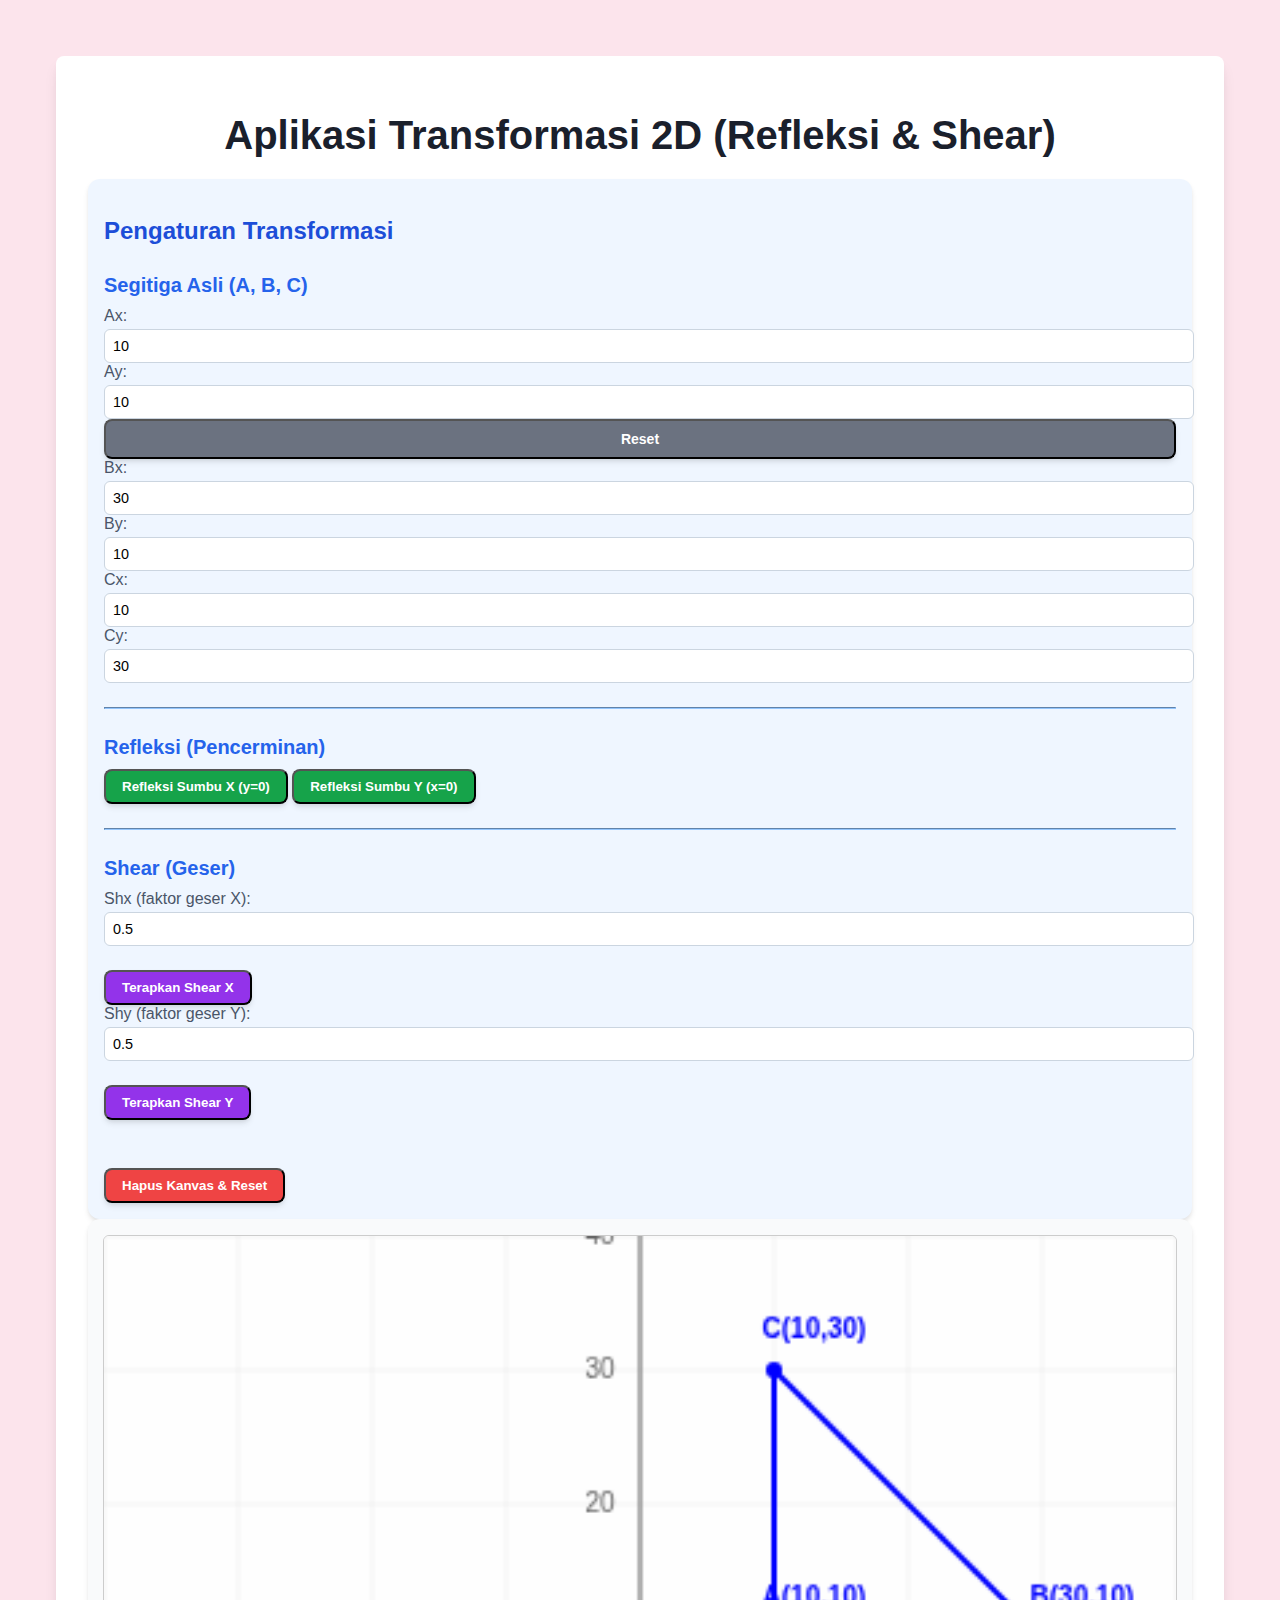
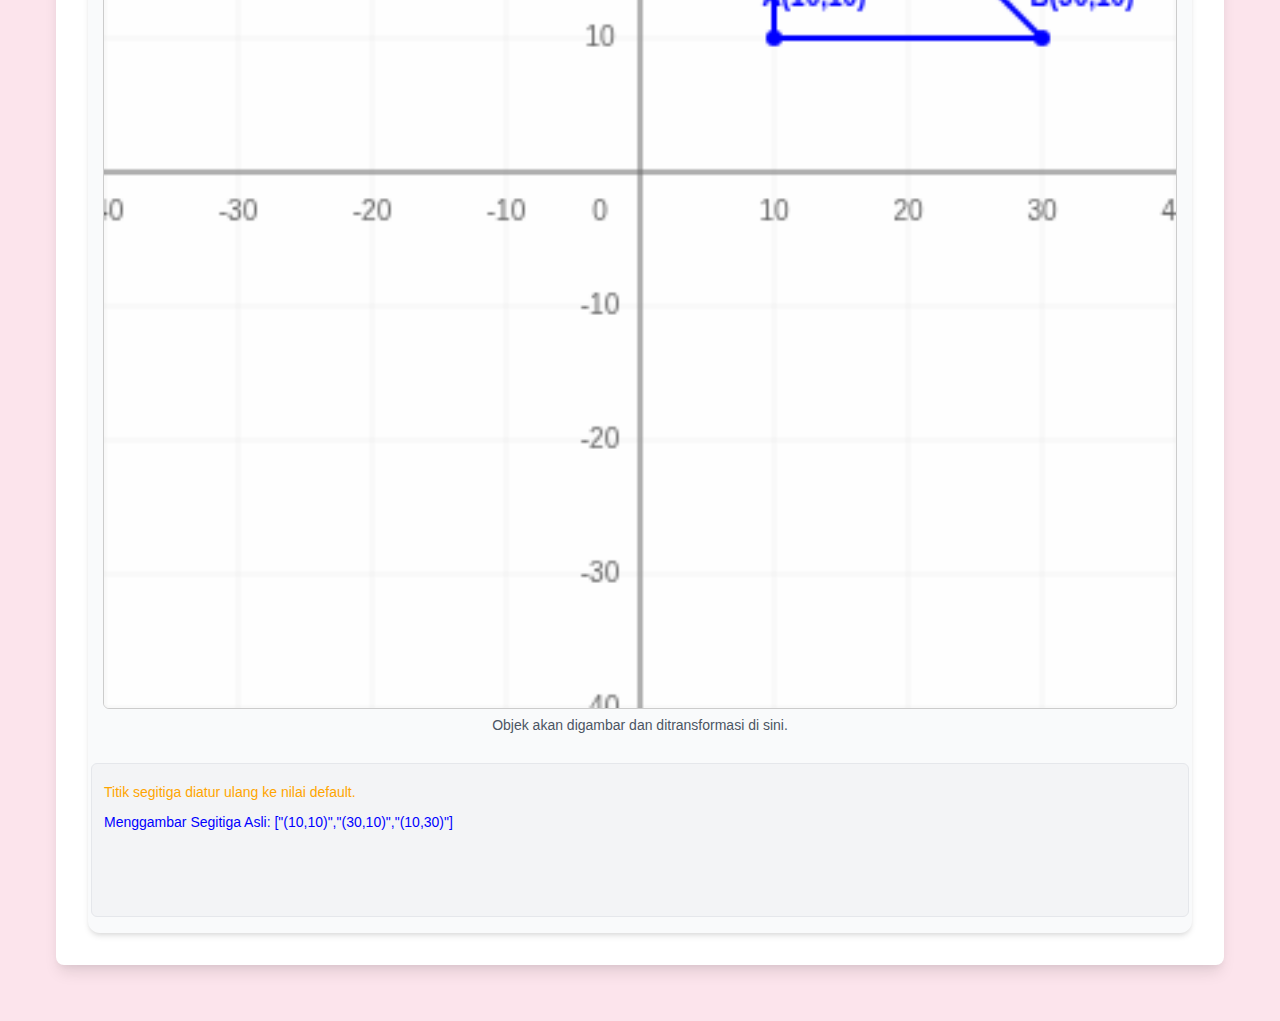
<file: per9.html>
<!DOCTYPE html>
<html lang="id">
<head>
    <meta charset="UTF-8">
    <meta name="viewport" content="width=device-width, initial-scale=1.0">
    <title>Aplikasi Transformasi 2D (Refleksi & Shear)</title>
    <style>
        /* Custom font for a clean look */
        body {
            font-family: 'Inter', sans-serif;
            background-color: #fce4ec; /* bg-pink-100 */
            padding: 1rem; /* p-4 */
            min-height: 100vh; /* min-h-screen */
            display: flex; /* flex */
            align-items: center; /* items-center */
            justify-content: center; /* justify-center */
        }

        .container {
            max-width: 80rem; /* max-w-5xl, custom value for better fit */
            width: 100%; /* w-full */
            background-color: #ffffff; /* bg-white */
            box-shadow: 0 10px 15px -3px rgba(0, 0, 0, 0.1), 0 4px 6px -2px rgba(0, 0, 0, 0.05); /* shadow-lg */
            border-radius: 0.5rem; /* rounded-lg */
            padding: 1.5rem; /* p-6 */
            margin: 2rem; /* Add some margin for smaller screens */
        }

        @media (min-width: 768px) { /* md:p-8 */
            .container {
                padding: 2rem;
            }
        }

        .space-y-8 > *:not(:last-child) { /* space-y-8 */
            margin-bottom: 2rem;
        }

        h1 {
            font-size: 2.25rem; /* text-3xl */
            line-height: 2.5rem;
            font-weight: 800; /* font-extrabold */
            text-align: center; /* text-center */
            color: #1a202c; /* text-gray-800 */
            margin-bottom: 1.5rem; /* mb-6 */
        }

        @media (min-width: 768px) { /* md:text-4xl */
            h1 {
                font-size: 2.5rem;
                line-height: 1;
            }
        }

        .grid-cols-1 {
            grid-template-columns: repeat(1, minmax(0, 1fr));
        }

        .md\:grid-cols-2 {
            grid-template-columns: repeat(2, minmax(0, 1fr));
        }

        .gap-6 {
            gap: 1.5rem;
        }

        .space-y-6 > *:not(:last-child) { /* space-y-6 */
            margin-bottom: 1.5rem;
        }

        .border-blue-200 {
            border-color: #bfdbfe;
        }

        .rounded-xl {
            border-radius: 0.75rem;
        }

        .p-4 {
            padding: 1rem;
        }

        .bg-blue-50 {
            background-color: #eff6ff;
        }

        .shadow-md {
            box-shadow: 0 4px 6px -1px rgba(0, 0, 0, 0.1), 0 2px 4px -1px rgba(0, 0, 0, 0.06);
        }

        h2 {
            font-size: 1.5rem; /* text-2xl */
            line-height: 2rem;
            font-weight: 700; /* font-bold */
            color: #1d4ed8; /* text-blue-700 */
            margin-bottom: 1rem; /* mb-4 */
        }

        .space-y-2 > *:not(:last-child) { /* space-y-2 */
            margin-bottom: 0.5rem;
        }

        h3 {
            font-size: 1.25rem; /* text-xl */
            line-height: 1.75rem;
            font-weight: 600; /* font-semibold */
            color: #2563eb; /* text-blue-600 */
        }

        .grid-cols-3 {
            grid-template-columns: repeat(3, minmax(0, 1fr));
        }

        .grid-cols-2 {
            grid-template-columns: repeat(2, minmax(0, 1fr));
        }

        .gap-2 {
            gap: 0.5rem;
        }

        .gap-4 {
            gap: 1rem;
        }

        .input-group label {
            display: block;
            margin-bottom: 4px;
            font-weight: 500;
            color: #4a5568; /* gray-700 */
        }

        .input-group input[type="number"] {
            width: 100%;
            padding: 8px;
            border: 1px solid #cbd5e0; /* gray-300 */
            border-radius: 6px;
            font-size: 0.9rem;
        }

        .flex {
            display: flex;
        }

        .items-end {
            align-items: flex-end;
        }

        .w-full {
            width: 100%;
        }

        .text-sm {
            font-size: 0.875rem;
            line-height: 1.25rem;
        }

        button {
            background-color: #6b7280; /* bg-gray-400 */
            color: #ffffff; /* text-white */
            font-weight: 700; /* font-bold */
            padding-top: 0.5rem; /* py-2 */
            padding-bottom: 0.5rem; /* py-2 */
            padding-left: 1rem; /* px-4 */
            padding-right: 1rem; /* px-4 */
            border-radius: 0.5rem; /* rounded-lg */
            box-shadow: 0 4px 6px -1px rgba(0, 0, 0, 0.1), 0 2px 4px -1px rgba(0, 0, 0, 0.06); /* shadow-md */
            transition: all 0.3s ease;
        }

        button:hover {
            background-color: #4b5563; /* hover:bg-gray-500 */
            transform: translateY(-2px);
            box-shadow: 0 4px 8px rgba(0, 0, 0, 0.2);
        }

        button:active {
            transform: translateY(0);
            box-shadow: none;
        }

        /* Specific button colors */
        #reflectXBtn, #reflectYBtn {
            background-color: #16a34a; /* bg-green-600 */
        }

        #reflectXBtn:hover, #reflectYBtn:hover {
            background-color: #15803d; /* hover:bg-green-700 */
        }

        #applyShearXBtn, #applyShearYBtn {
            background-color: #9333ea; /* bg-purple-600 */
            margin-top: 1.5rem; /* mt-6 */
        }

        #applyShearXBtn:hover, #applyShearYBtn:hover {
            background-color: #7e22ce; /* hover:bg-purple-700 */
        }

        #clearCanvasBtn {
            background-color: #ef4444; /* bg-red-500 */
            margin-top: 1.5rem; /* mt-6 */
        }

        #clearCanvasBtn:hover {
            background-color: #dc2626; /* hover:bg-red-600 */
        }

        hr {
            border-top-width: 1px;
            border-color: #93c5fd; /* border-blue-300 */
            margin-top: 1rem; /* my-4 */
            margin-bottom: 1rem; /* my-4 */
        }

        /* Canvas and Output Section Styling */
        .flex-col {
            flex-direction: column;
        }

        .items-center {
            align-items: center;
        }

        .justify-center {
            justify-content: center;
        }

        .border-gray-300 {
            border-color: #d1d5db;
        }

        .bg-gray-50 {
            background-color: #f9fafb;
        }

        canvas {
            border: 1px solid #ccc;
            background-color: #f9f9f9;
            width: 100%; /* w-full */
            height: auto; /* h-auto */
            border-radius: 0.375rem; /* rounded-md */
        }

        p {
            color: #4b5563; /* text-gray-600 */
            margin-top: 0.5rem; /* mt-2 */
            font-size: 0.875rem; /* text-sm */
        }

        #outputLog {
            margin-top: 1rem; /* mt-4 */
            padding: 0.75rem; /* p-3 */
            background-color: #f3f4f6; /* bg-gray-100 */
            border: 1px solid #e5e7eb; /* border-gray-200 */
            border-radius: 0.375rem; /* rounded-md */
            font-size: 0.875rem; /* text-sm */
            color: #374151; /* text-gray-700 */
            overflow: auto; /* overflow-auto */
            height: 8rem; /* h-32 */
            width: 100%; /* w-full */
        }
    </style>
</head>
<body class="bg-pink-100 p-4 min-h-screen flex items-center justify-center">
    <div class="container">
        <h1>Aplikasi Transformasi 2D (Refleksi & Shear)</h1>

        <div class="grid-cols-1 md:grid-cols-2 gap-6">
            <div class="space-y-6 border border-blue-200 rounded-xl p-4 bg-blue-50 shadow-md">
                <h2>Pengaturan Transformasi</h2>

                <div class="space-y-2">
                    <h3>Segitiga Asli (A, B, C)</h3>
                    <div class="grid-cols-3 gap-2">
                        <div class="input-group">
                            <label for="ax">Ax:</label>
                            <input type="number" id="ax" value="10">
                        </div>
                        <div class="input-group">
                            <label for="ay">Ay:</label>
                            <input type="number" id="ay" value="10">
                        </div>
                        <div class="flex items-end">
                            <button id="resetPointsBtn" class="bg-gray-400 hover:bg-gray-500 text-white font-bold py-2 px-4 rounded-lg shadow-md w-full text-sm">Reset</button>
                        </div>

                        <div class="input-group">
                            <label for="bx">Bx:</label>
                            <input type="number" id="bx" value="30">
                        </div>
                        <div class="input-group">
                            <label for="by">By:</label>
                            <input type="number" id="by" value="10">
                        </div>
                        <div class="input-group"></div>

                        <div class="input-group">
                            <label for="cx">Cx:</label>
                            <input type="number" id="cx" value="10">
                        </div>
                        <div class="input-group">
                            <label for="cy">Cy:</label>
                            <input type="number" id="cy" value="30">
                        </div>
                        <div class="input-group"></div>
                    </div>
                </div>

                <hr>

                <div class="space-y-2">
                    <h3>Refleksi (Pencerminan)</h3>
                    <div class="grid-cols-2 gap-4">
                        <button id="reflectXBtn">
                            Refleksi Sumbu X (y=0)
                        </button>
                        <button id="reflectYBtn">
                            Refleksi Sumbu Y (x=0)
                        </button>
                    </div>
                </div>

                <hr>

                <div class="space-y-2">
                    <h3>Shear (Geser)</h3>
                    <div class="grid-cols-2 gap-4">
                        <div class="input-group">
                            <label for="shx">Shx (faktor geser X):</label>
                            <input type="number" id="shx" value="0.5" step="0.1">
                        </div>
                        <div>
                            <button id="applyShearXBtn">
                                Terapkan Shear X
                            </button>
                        </div>
                        <div class="input-group">
                            <label for="shy">Shy (faktor geser Y):</label>
                            <input type="number" id="shy" value="0.5" step="0.1">
                        </div>
                        <div>
                            <button id="applyShearYBtn">
                                Terapkan Shear Y
                            </button>
                        </div>
                    </div>
                </div>

                <button id="clearCanvasBtn">
                    Hapus Kanvas & Reset
                </button>
            </div>

            <div class="flex flex-col items-center justify-center border border-gray-300 rounded-xl p-4 bg-gray-50 shadow-md">
                <canvas id="transformCanvas" width="400" height="400"></canvas>
                <p>Objek akan digambar dan ditransformasi di sini.</p>
                <div id="outputLog">
                    </div>
            </div>
        </div>
    </div>

    <script>
        const canvas = document.getElementById('transformCanvas');
        const ctx = canvas.getContext('2d');
        const outputLog = document.getElementById('outputLog');

        // Original Triangle Points
        const axInput = document.getElementById('ax');
        const ayInput = document.getElementById('ay');
        const bxInput = document.getElementById('bx');
        const byInput = document.getElementById('by');
        const cxInput = document.getElementById('cx');
        const cyInput = document.getElementById('cy');
        const resetPointsBtn = document.getElementById('resetPointsBtn');

        // Reflection Controls
        const reflectXBtn = document.getElementById('reflectXBtn');
        const reflectYBtn = document.getElementById('reflectYBtn');

        // Shear Controls
        const shxInput = document.getElementById('shx');
        const applyShearXBtn = document.getElementById('applyShearXBtn');
        const shyInput = document.getElementById('shy');
        const applyShearYBtn = document.getElementById('applyShearYBtn');

        const clearCanvasBtn = document.getElementById('clearCanvasBtn');

        // Scaling factor for better visualization
        const SCALE = 5; // 1 unit in Cartesian corresponds to 5 pixels on canvas
        const CANVAS_CENTER_X = canvas.width / 2;
        const CANVAS_CENTER_Y = canvas.height / 2;

        let trianglePoints = []; // Array of {x, y} objects
        const DEFAULT_TRIANGLE = [
            { x: 10, y: 10 },
            { x: 30, y: 10 },
            { x: 10, y: 30 }
        ];

        /**
         * Clears the canvas and the output log.
         */
        function clearCanvas() {
            ctx.clearRect(0, 0, canvas.width, canvas.height);
            outputLog.innerHTML = '';
            resetTrianglePoints();
            drawGrid(); // Redraw grid after clearing
            drawTriangle(trianglePoints, 'blue', 'Segitiga Asli'); // Draw default triangle
        }

        /**
         * Logs a message to the output log.
         * @param {string} message - The message to log.
         * @param {string} color - The color of the text (e.g., 'blue', 'green').
         */
        function logMessage(message, color = 'black') {
            const p = document.createElement('p');
            p.textContent = message;
            p.style.color = color;
            outputLog.appendChild(p);
            outputLog.scrollTop = outputLog.scrollHeight; // Auto-scroll to bottom
        }

        /**
         * Converts Cartesian coordinates to Canvas coordinates.
         * @param {number} x - Cartesian X.
         * @param {number} y - Cartesian Y.
         * @returns {Object} - Canvas coordinates {canvasX, canvasY}.
         */
        function cartesianToCanvas(x, y) {
            const canvasX = CANVAS_CENTER_X + x * SCALE;
            const canvasY = CANVAS_CENTER_Y - y * SCALE; // Y-axis inverted in canvas
            return { canvasX, canvasY };
        }

        /**
         * Draws the coordinate grid and axes on the canvas.
         */
        function drawGrid() {
            ctx.fillStyle = '#fefefe';
            ctx.fillRect(0, 0, canvas.width, canvas.height);
            ctx.strokeStyle = '#e8e8e8'; // Light gray for grid lines
            ctx.lineWidth = 0.5;

            // Draw vertical grid lines
            for (let x = CANVAS_CENTER_X % SCALE; x <= canvas.width; x += 10 * SCALE) { // Every 10 units
                ctx.beginPath();
                ctx.moveTo(x, 0);
                ctx.lineTo(x, canvas.height);
                ctx.stroke();
            }
            // Draw horizontal grid lines
            for (let y = CANVAS_CENTER_Y % SCALE; y <= canvas.height; y += 10 * SCALE) { // Every 10 units
                ctx.beginPath();
                ctx.moveTo(0, y);
                ctx.lineTo(canvas.width, y);
                ctx.stroke();
            }

            ctx.strokeStyle = '#666'; // Darker gray for axes
            ctx.lineWidth = 1;

            // Draw X-axis
            ctx.beginPath();
            ctx.moveTo(0, CANVAS_CENTER_Y);
            ctx.lineTo(canvas.width, CANVAS_CENTER_Y);
            ctx.stroke();

            // Draw Y-axis
            ctx.beginPath();
            ctx.moveTo(CANVAS_CENTER_X, 0);
            ctx.lineTo(CANVAS_CENTER_X, canvas.height);
            ctx.stroke();

            // Draw axis labels
            ctx.fillStyle = '#666';
            ctx.font = '10px Arial';
            ctx.textAlign = 'center';
            ctx.textBaseline = 'middle';

            // X-axis values
            for (let x = -CANVAS_CENTER_X / SCALE; x <= CANVAS_CENTER_X / SCALE; x += 10) {
                if (x !== 0) {
                    const { canvasX, canvasY } = cartesianToCanvas(x, 0);
                    ctx.fillText(x, canvasX, CANVAS_CENTER_Y + 15);
                }
            }
            // Y-axis values
            for (let y = -CANVAS_CENTER_Y / SCALE; y <= CANVAS_CENTER_Y / SCALE; y += 10) {
                if (y !== 0) {
                    const { canvasX, canvasY } = cartesianToCanvas(0, y);
                    ctx.fillText(y, CANVAS_CENTER_X - 15, canvasY);
                }
            }
            ctx.fillText('0', CANVAS_CENTER_X - 15, CANVAS_CENTER_Y + 15); // Origin
        }

        /**
         * Draws a triangle on the canvas.
         * @param {Array<Object>} points - Array of {x, y} coordinates of the triangle vertices.
         * @param {string} color - Stroke color.
         * @param {string} label - Label for the log.
         */
        function drawTriangle(points, color, label) {
            if (points.length !== 3) {
                logMessage(`Error: Jumlah titik tidak valid untuk segitiga: ${label}`, 'red');
                return;
            }

            ctx.strokeStyle = color;
            ctx.lineWidth = 2;
            ctx.beginPath();

            let { canvasX: startX, canvasY: startY } = cartesianToCanvas(points[0].x, points[0].y);
            ctx.moveTo(startX, startY);

            for (let i = 1; i < points.length; i++) {
                let { canvasX, canvasY } = cartesianToCanvas(points[i].x, points[i].y);
                ctx.lineTo(canvasX, canvasY);
            }
            // Close the path
            ctx.lineTo(startX, startY);
            ctx.stroke();

            // Draw small circles at vertices and labels
            ctx.fillStyle = color;
            ctx.font = 'bold 10px Arial';
            ctx.textAlign = 'center';
            ctx.textBaseline = 'middle';
            points.forEach((p, index) => {
                let { canvasX, canvasY } = cartesianToCanvas(p.x, p.y);
                ctx.beginPath();
                ctx.arc(canvasX, canvasY, 3, 0, 2 * Math.PI);
                ctx.fill();
                const labelChar = String.fromCharCode(65 + index); // A, B, C
                ctx.fillText(`${labelChar}(${p.x},${p.y})`, canvasX + 15, canvasY - 15);
            });
            logMessage(`Menggambar ${label}: ${JSON.stringify(points.map(p => `(${p.x},${p.y})`))}`, color);
        }

        /**
         * Resets the triangle points to their default values in the input fields.
         */
        function resetTrianglePoints() {
            axInput.value = DEFAULT_TRIANGLE[0].x;
            ayInput.value = DEFAULT_TRIANGLE[0].y;
            bxInput.value = DEFAULT_TRIANGLE[1].x;
            byInput.value = DEFAULT_TRIANGLE[1].y;
            cxInput.value = DEFAULT_TRIANGLE[2].x;
            cyInput.value = DEFAULT_TRIANGLE[2].y;
            // Update the internal trianglePoints array
            updateTriangleFromInputs();
            logMessage('Titik segitiga diatur ulang ke nilai default.', 'orange');
        }

        /**
         * Reads triangle points from input fields and updates the internal array.
         */
        function updateTriangleFromInputs() {
            trianglePoints = [
                { x: parseFloat(axInput.value), y: parseFloat(ayInput.value) },
                { x: parseFloat(bxInput.value), y: parseFloat(byInput.value) },
                { x: parseFloat(cxInput.value), y: parseFloat(cyInput.value) }
            ];
        }

        /**
         * Applies reflection transformation.
         * @param {Array<Object>} points - Original points.
         * @param {string} axis - 'x' for reflection about X-axis (y=0), 'y' for reflection about Y-axis (x=0).
         * @returns {Array<Object>} - Reflected points.
         */
        function applyReflection(points, axis) {
            return points.map(p => {
                let xReflected = p.x;
                let yReflected = p.y;
                if (axis === 'x') { // Reflect about X-axis (y=0) -> y' = -y
                    yReflected = -p.y;
                } else if (axis === 'y') { // Reflect about Y-axis (x=0) -> x' = -x
                    xReflected = -p.x;
                }
                return { x: xReflected, y: yReflected };
            });
        }

        /**
         * Applies shear transformation.
         * @param {Array<Object>} points - Original points.
         * @param {string} axis - 'x' for shear along X-axis, 'y' for shear along Y-axis.
         * @param {number} shearFactor - The shear factor (shx or shy).
         * @returns {Array<Object>} - Sheared points.
         */
        function applyShear(points, axis, shearFactor) {
            return points.map(p => {
                let xSheared = p.x;
                let ySheared = p.y;
                if (axis === 'x') { // Shear along X-axis: x' = x + shx*y, y' = y
                    xSheared = p.x + shearFactor * p.y;
                } else if (axis === 'y') { // Shear along Y-axis: x' = x, y' = y + shy*x
                    ySheared = p.y + shearFactor * p.x;
                }
                return { x: xSheared, y: ySheared };
            });
        }

        // --- Event Handlers ---
        function handleReflectX() {
            ctx.clearRect(0, 0, canvas.width, canvas.height);
            drawGrid();

            updateTriangleFromInputs();
            drawTriangle(trianglePoints, 'blue', 'Segitiga Asli');

            const reflectedPoints = applyReflection(trianglePoints, 'x');
            drawTriangle(reflectedPoints, 'green', 'Hasil Refleksi Sumbu X');
        }

        function handleReflectY() {
            ctx.clearRect(0, 0, canvas.width, canvas.height);
            drawGrid();

            updateTriangleFromInputs();
            drawTriangle(trianglePoints, 'blue', 'Segitiga Asli');

            const reflectedPoints = applyReflection(trianglePoints, 'y');
            drawTriangle(reflectedPoints, 'green', 'Hasil Refleksi Sumbu Y');
        }

        function handleApplyShearX() {
            ctx.clearRect(0, 0, canvas.width, canvas.height);
            drawGrid();

            updateTriangleFromInputs();
            drawTriangle(trianglePoints, 'blue', 'Segitiga Asli');

            const shx = parseFloat(shxInput.value);
            const shearedPoints = applyShear(trianglePoints, 'x', shx);
            drawTriangle(shearedPoints, 'purple', `Hasil Shear X (Shx=${shx})`);
        }

        function handleApplyShearY() {
            ctx.clearRect(0, 0, canvas.width, canvas.height);
            drawGrid();

            updateTriangleFromInputs();
            drawTriangle(trianglePoints, 'blue', 'Segitiga Asli');

            const shy = parseFloat(shyInput.value);
            const shearedPoints = applyShear(trianglePoints, 'y', shy);
            drawTriangle(shearedPoints, 'purple', `Hasil Shear Y (Shy=${shy})`);
        }

        // Event Listeners
        resetPointsBtn.addEventListener('click', clearCanvas);
        reflectXBtn.addEventListener('click', handleReflectX);
        reflectYBtn.addEventListener('click', handleReflectY);
        applyShearXBtn.addEventListener('click', handleApplyShearX);
        applyShearYBtn.addEventListener('click', handleApplyShearY);
        clearCanvasBtn.addEventListener('click', clearCanvas);

        // Initial setup on load
        window.addEventListener('load', () => {
            clearCanvas(); // Initialize canvas, grid, and default triangle
        });
    </script>
</body>
</html>
</file>
<file: style.css>
/* Import Google Fonts for a modern, clean look */
@import url('https://fonts.googleapis.com/css2?family=Poppins:wght@300;400;500;600;700&display=swap');

:root {
    /* Warna Palet */
    --primary-pink: #FF99CC; /* Pink Cerah */
    --light-pink: #FFE6F0; /* Pink Muda Sangat Pucat (Sidebar Background) */
    --hover-pink: #FF66B3; /* Pink Lebih Gelap untuk Hover */
    --text-dark: #333;
    --text-medium: #666;
    --text-light: #888;
    --background-light: #F8F8F8; /* Hampir Putih */
    --background-white: #FFFFFF;
    --border-light: #EEE;
    --shadow-light: rgba(0, 0, 0, 0.05);
    --shadow-medium: rgba(0, 0, 0, 0.1);
    --shadow-strong: rgba(0, 0, 0, 0.2);

    /* Transisi */
    --transition-fast: 0.3s ease-out;
    --transition-normal: 0.5s ease-out;
}

body {
    font-family: 'Poppins', sans-serif;
    margin: 0;
    background-color: var(--background-light);
    color: var(--text-dark);
    line-height: 1.6;
    overflow-x: hidden; /* Mencegah scrollbar horizontal yang tidak diinginkan */
}

/* Global Styles for headings and paragraphs */
h1, h2, h3, h4, h5, h6 {
    color: var(--text-dark);
    margin-top: 0;
    margin-bottom: 15px;
}

p {
    margin-bottom: 15px;
}

a {
    text-decoration: none;
    color: var(--primary-pink);
    transition: color var(--transition-fast);
}

a:hover {
    color: var(--hover-pink);
}

/* Sidebar Styling */
.sidebar {
    height: 100%;
    width: 0; /* Mulai dengan lebar 0 (tertutup) */
    position: fixed;
    z-index: 1000; /* Pastikan di atas elemen lain */
    top: 0;
    left: 0;
    background-color: var(--light-pink); /* Pink muda */
    overflow-x: hidden;
    transition: width var(--transition-normal), box-shadow var(--transition-normal); /* Animasi lebar dan bayangan */
    padding-top: 20px; /* Jarak atas */
    box-shadow: 2px 0 10px var(--shadow-medium); /* Bayangan default */
    display: flex;
    flex-direction: column; /* Untuk menata konten vertikal */
}

.sidebar-header {
    display: flex;
    justify-content: space-between;
    align-items: center;
    padding: 10px 25px; /* Sesuaikan padding */
    margin-bottom: 20px;
    border-bottom: 1px solid rgba(255, 255, 255, 0.4); /* Garis pemisah halus */
    background-color: rgba(255, 255, 255, 0.3); /* Sedikit efek kaca */
}

.sidebar-title {
    font-size: 24px;
    font-weight: 600;
    color: var(--text-dark);
}

.sidebar .closebtn {
    font-size: 30px;
    color: var(--text-medium);
    transition: color var(--transition-fast);
    padding: 0 10px; /* Agar mudah diklik */
}

.sidebar .closebtn:hover {
    color: var(--primary-pink);
    transform: scale(1.1); /* Sedikit membesar saat hover */
}

.sidebar-nav {
    flex-grow: 1; /* Biarkan navigasi mengambil ruang yang tersedia */
    padding-bottom: 20px; /* Padding di bagian bawah */
}

.sidebar a {
    padding: 12px 25px; /* Padding lebih besar */
    text-decoration: none;
    font-size: 18px;
    color: var(--text-medium); /* Warna teks menu */
    display: flex; /* Untuk ikon dan teks sejajar */
    align-items: center;
    transition: background-color var(--transition-fast), color var(--transition-fast), padding-left var(--transition-fast);
    border-left: 5px solid transparent; /* Garis aktif (tidak terlihat saat tidak aktif) */
}

.sidebar a i {
    margin-right: 15px; /* Jarak antara ikon dan teks */
    font-size: 20px;
    color: var(--primary-pink); /* Warna ikon */
    transition: color var(--transition-fast);
}

.sidebar a:hover {
    color: var(--text-dark); /* Teks lebih gelap saat hover */
    background-color: rgba(255, 255, 255, 0.6); /* Latar belakang transparan putih saat hover */
    padding-left: 30px; /* Efek sedikit bergeser saat hover */
    border-left-color: var(--primary-pink); /* Tampilkan garis aktif */
}

.sidebar a:hover i {
    color: var(--hover-pink); /* Warna ikon berubah saat hover */
}

.sidebar h3 {
    padding: 10px 25px;
    color: var(--text-light); /* Warna judul section di sidebar */
    font-size: 16px;
    text-transform: uppercase;
    letter-spacing: 1px;
    margin-top: 30px;
    margin-bottom: 10px;
    display: flex;
    align-items: center;
}

.sidebar h3 i {
    margin-right: 10px;
    font-size: 18px;
    color: var(--primary-pink);
}

.separator {
    height: 1px;
    background-color: var(--border-light); /* Garis pemisah */
    margin: 15px 25px; /* Margin lebih besar */
}

/* Main Content Styling */
#main {
    transition: margin-left var(--transition-normal), opacity var(--transition-normal);
    padding: 20px; /* Padding keseluruhan */
    margin-left: 0;
    position: relative;
    z-index: 1; /* Agar konten tidak tertutup bayangan sidebar saat terbuka */
}

.navbar {
    display: flex;
    align-items: center;
    padding: 15px 0;
    margin-bottom: 30px; /* Jarak dari konten */
    background-color: var(--background-white);
    border-radius: 10px;
    box-shadow: 0 4px 15px var(--shadow-light);
    position: sticky; /* Sticky navbar */
    top: 0;
    z-index: 99; /* Di bawah sidebar tapi di atas konten */
    padding-left: 20px; /* Agar tombol tidak terlalu mepet */
    padding-right: 20px;
}

.navbar .openbtn {
    font-size: 18px;
    cursor: pointer;
    background-color: var(--primary-pink); /* Pink terang untuk tombol buka */
    color: white;
    padding: 10px 20px;
    border: none;
    border-radius: 8px; /* Lebih bulat */
    box-shadow: 0 4px 8px var(--shadow-medium);
    transition: background-color var(--transition-fast), transform var(--transition-fast), box-shadow var(--transition-fast);
    display: flex;
    align-items: center;
}

.navbar .openbtn i {
    margin-right: 10px;
    font-size: 18px;
}

.navbar .openbtn:hover {
    background-color: var(--hover-pink); /* Pink lebih gelap saat hover */
    transform: translateY(-2px); /* Efek sedikit naik */
    box-shadow: 0 6px 12px var(--shadow-strong);
}

.navbar .page-title {
    margin: 0 auto; /* Tengah secara horizontal */
    font-size: 28px;
    font-weight: 700;
    color: var(--primary-pink);
    text-align: center;
    flex-grow: 1; /* Memungkinkan judul mengambil ruang sisa */
}

/* Content Area Styling */
#content-area {
    background-color: var(--background-white); /* Latar belakang konten putih */
    padding: 30px; /* Padding lebih besar */
    border-radius: 10px;
    box-shadow: 0 0 20px var(--shadow-light); /* Bayangan lebih halus dan menyebar */
    min-height: calc(100vh - 200px); /* Sesuaikan tinggi minimum agar tidak terlalu pendek */
    opacity: 0; /* Dimulai dengan opacity 0 untuk animasi JS */
    transform: translateY(20px); /* Dimulai dengan sedikit geser ke bawah untuk animasi JS */
    transition: opacity 0.5s ease-out, transform 0.5s ease-out; /* Transisi untuk fade-in */
}

/* Hero Section */
.hero-section {
    text-align: center;
    padding: 50px 20px;
    background: linear-gradient(135deg, var(--light-pink) 0%, rgba(255, 255, 255, 0.8) 100%);
    border-radius: 10px;
    margin-bottom: 40px;
    box-shadow: 0 5px 20px rgba(0, 0, 0, 0.08);
}

.hero-section h2 {
    font-size: 38px;
    color: var(--primary-pink);
    margin-bottom: 15px;
    font-weight: 700;
}

.hero-section p {
    font-size: 18px;
    color: var(--text-medium);
    max-width: 700px;
    margin: 0 auto 30px auto;
}

.cta-button {
    background-color: var(--primary-pink);
    color: white;
    padding: 15px 30px;
    border: none;
    border-radius: 50px; /* Sangat bulat */
    font-size: 18px;
    font-weight: 500;
    cursor: pointer;
    transition: background-color var(--transition-fast), transform var(--transition-fast), box-shadow var(--transition-fast);
    box-shadow: 0 4px 10px var(--shadow-medium);
    display: inline-flex;
    align-items: center;
}

.cta-button i {
    margin-left: 10px;
}

.cta-button:hover {
    background-color: var(--hover-pink);
    transform: translateY(-3px);
    box-shadow: 0 6px 15px var(--shadow-strong);
}

/* Info Cards Styling */
.info-cards-container {
    display: grid;
    grid-template-columns: repeat(auto-fit, minmax(280px, 1fr)); /* Responsif */
    gap: 30px; /* Jarak antar kartu */
    margin-bottom: 40px;
}

.info-card {
    background-color: var(--background-white);
    padding: 25px;
    border-radius: 10px;
    box-shadow: 0 5px 15px var(--shadow-light);
    display: flex;
    align-items: center;
    transition: transform var(--transition-fast), box-shadow var(--transition-fast);
}

.info-card:hover {
    transform: translateY(-5px); /* Sedikit mengangkat saat hover */
    box-shadow: 0 8px 20px var(--shadow-medium);
}

.card-icon {
    font-size: 36px;
    color: var(--primary-pink);
    margin-right: 20px;
    width: 60px; /* Ukuran tetap untuk ikon */
    height: 60px;
    display: flex;
    justify-content: center;
    align-items: center;
    background-color: rgba(255, 153, 204, 0.1); /* Latar belakang pink sangat muda */
    border-radius: 50%; /* Bulat */
}

.card-content h3 {
    font-size: 20px;
    color: var(--text-dark);
    margin-bottom: 5px;
}

.card-content p {
    font-size: 15px;
    color: var(--text-medium);
    margin-bottom: 0;
}

/* Dashboard Section (for Pie Chart) */
.dashboard-section {
    background-color: var(--background-white);
    padding: 30px;
    border-radius: 10px;
    box-shadow: 0 5px 15px var(--shadow-light);
    text-align: center; /* Untuk menengahkan pie chart dan legend */
}

.dashboard-section h2 {
    font-size: 28px;
    color: var(--primary-pink);
    margin-bottom: 30px;
    font-weight: 600;
}

/* Pie Chart Styling */
.pie-chart-container {
    width: 400px; /* Ukuran container grafik */
    height: 400px;
    position: relative;
    margin: 30px auto; /* Tengah secara horizontal, jarak dari atas/bawah */
    display: block; /* Pastikan canvas adalah block element */
}

.pie-chart-container canvas {
    display: block;
    width: 100%;
    height: 100%;
    /* Pastikan tidak ada border atau padding bawaan */
}

.pie-chart-legend {
    list-style: none;
    padding: 0;
    margin-top: 30px;
    display: flex; /* Untuk layout horizontal */
    flex-wrap: wrap; /* Jika terlalu banyak item, akan wrap ke baris baru */
    justify-content: center; /* Tengah secara horizontal */
    gap: 25px; /* Jarak antar item legend */
}

.pie-chart-legend li {
    font-size: 16px;
    color: var(--text-medium);
    display: flex;
    align-items: center;
}

.pie-chart-legend span {
    display: inline-block;
    width: 18px;
    height: 18px;
    border-radius: 4px; /* Sedikit lebih bulat */
    vertical-align: middle;
    margin-right: 10px;
    border: 1px solid var(--border-light);
    box-shadow: inset 0 1px 3px rgba(0,0,0,0.1); /* Sedikit efek inset */
}

/* Footer Styling */
.site-footer {
    text-align: center;
    padding: 25px;
    margin-top: 50px; /* Jarak dari konten */
    background-color: var(--background-white);
    color: var(--text-light);
    font-size: 14px;
    border-top: 1px solid var(--border-light);
    box-shadow: 0 -2px 10px var(--shadow-light);
    border-radius: 10px 10px 0 0; /* Sudut atas membulat */
}

/* Responsive Design (Basic) */
@media (max-width: 768px) {
    .navbar .page-title {
        font-size: 22px;
        text-align: left; /* Sesuaikan posisi judul di layar kecil */
        margin-left: 20px; /* Beri jarak dari tombol */
    }

    .hero-section h2 {
        font-size: 30px;
    }

    .hero-section p {
        font-size: 16px;
    }

    .info-cards-container {
        grid-template-columns: 1fr; /* Satu kolom di layar kecil */
    }

    .pie-chart-container {
        width: 100%; /* Lebar penuh di layar kecil */
        height: 300px; /* Tinggi disesuaikan */
    }
}

@media (max-width: 480px) {
    .sidebar {
        padding-top: 10px;
    }
    .sidebar-header {
        padding: 5px 15px;
    }
    .sidebar-title {
        font-size: 20px;
    }
    .sidebar .closebtn {
        font-size: 28px;
    }
    .sidebar a {
        font-size: 16px;
        padding: 10px 15px;
    }
    .sidebar h3 {
        font-size: 14px;
        padding: 8px 15px;
    }
    .navbar {
        flex-direction: column; /* Tombol dan judul bertumpuk */
        align-items: flex-start;
    }
    .navbar .openbtn {
        width: 100%; /* Tombol lebar penuh */
        margin-bottom: 15px;
        justify-content: center; /* Tengah ikon dan teks */
    }
    .navbar .page-title {
        font-size: 20px;
        text-align: center;
        margin-left: 0;
        width: 100%;
    }
    #main {
        padding: 10px;
    }
    #content-area {
        padding: 20px;
    }
    .hero-section {
        padding: 30px 15px;
    }
    .hero-section h2 {
        font-size: 24px;
    }
    .hero-section p {
        font-size: 14px;
    }
    .cta-button {
        padding: 12px 25px;
        font-size: 16px;
    }
    .info-card {
        flex-direction: column; /* Ikon di atas konten di kartu */
        text-align: center;
    }
    .card-icon {
        margin: 0 0 15px 0; /* Posisi ikon di atas */
    }
    .dashboard-section {
        padding: 20px;
    }
    .dashboard-section h2 {
        font-size: 24px;
    }
    .pie-chart-legend {
        gap: 15px;
        font-size: 14px;
    }
}
</file>
